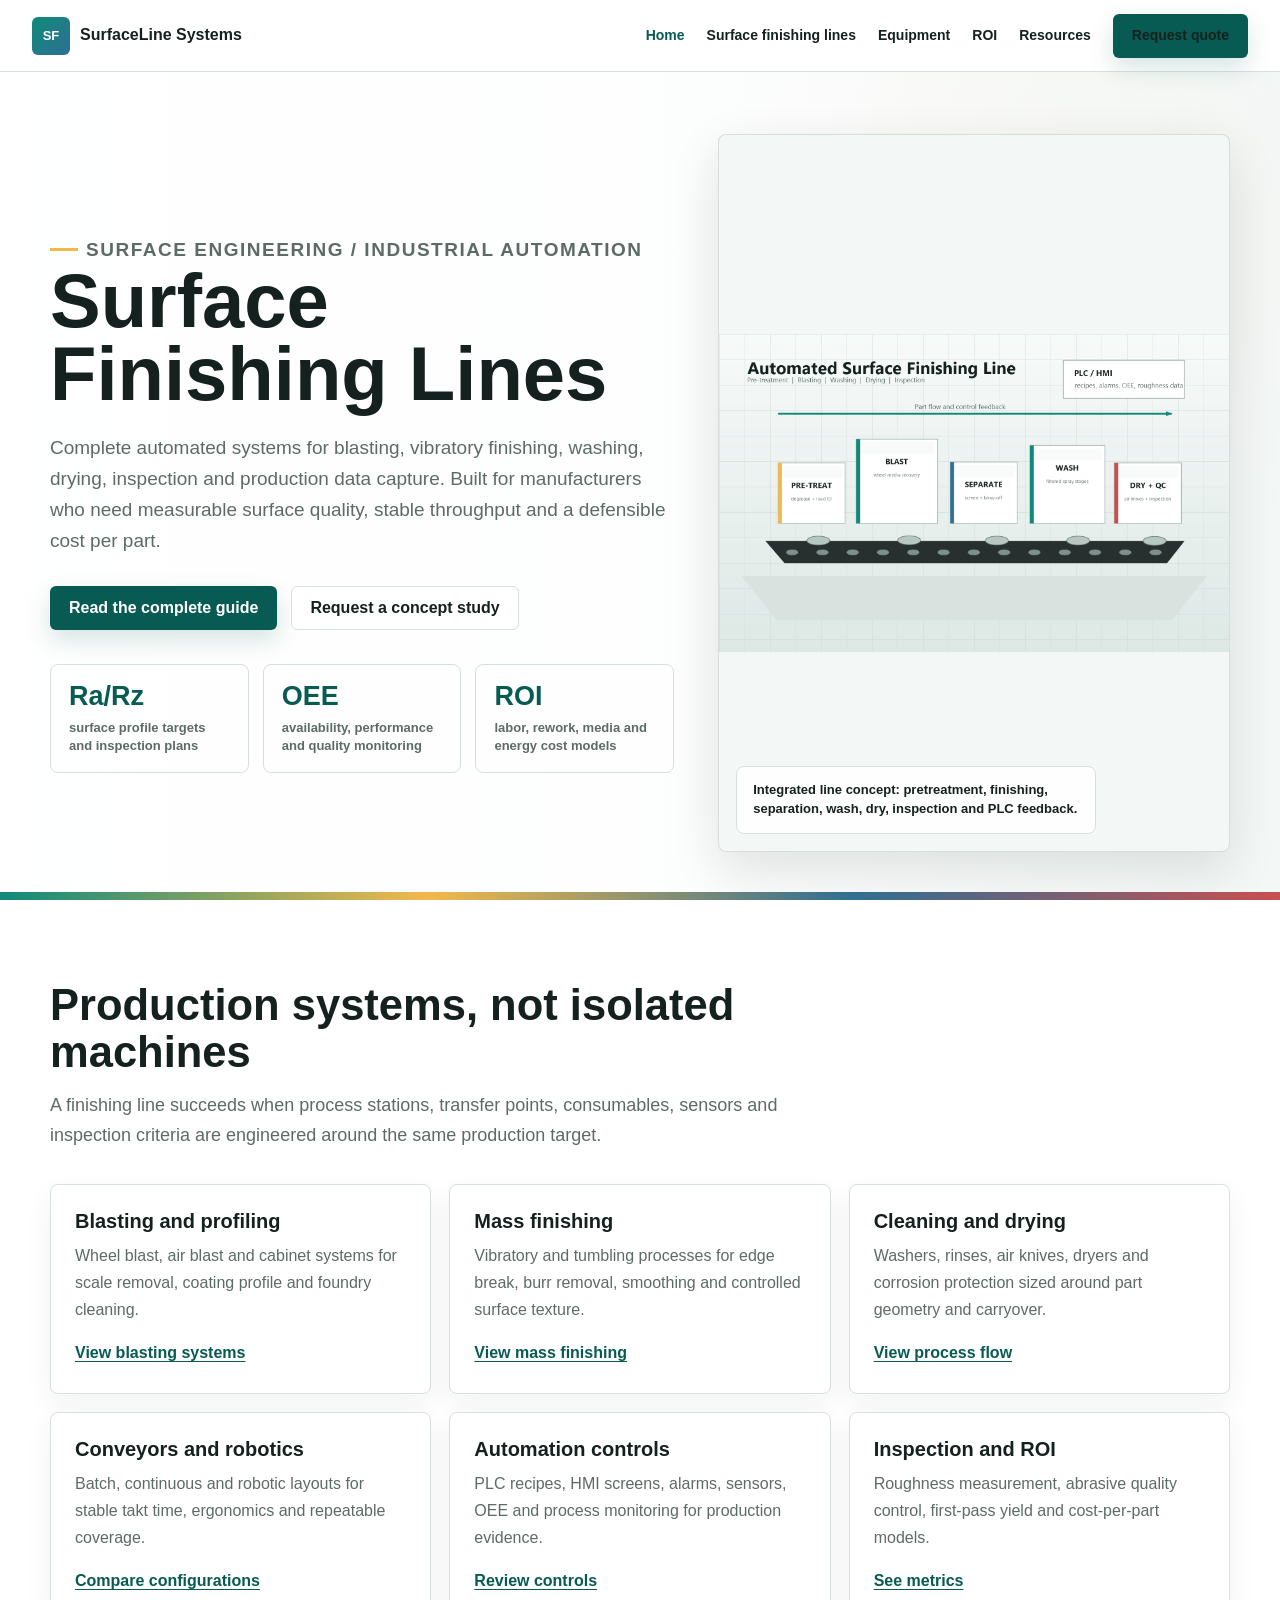
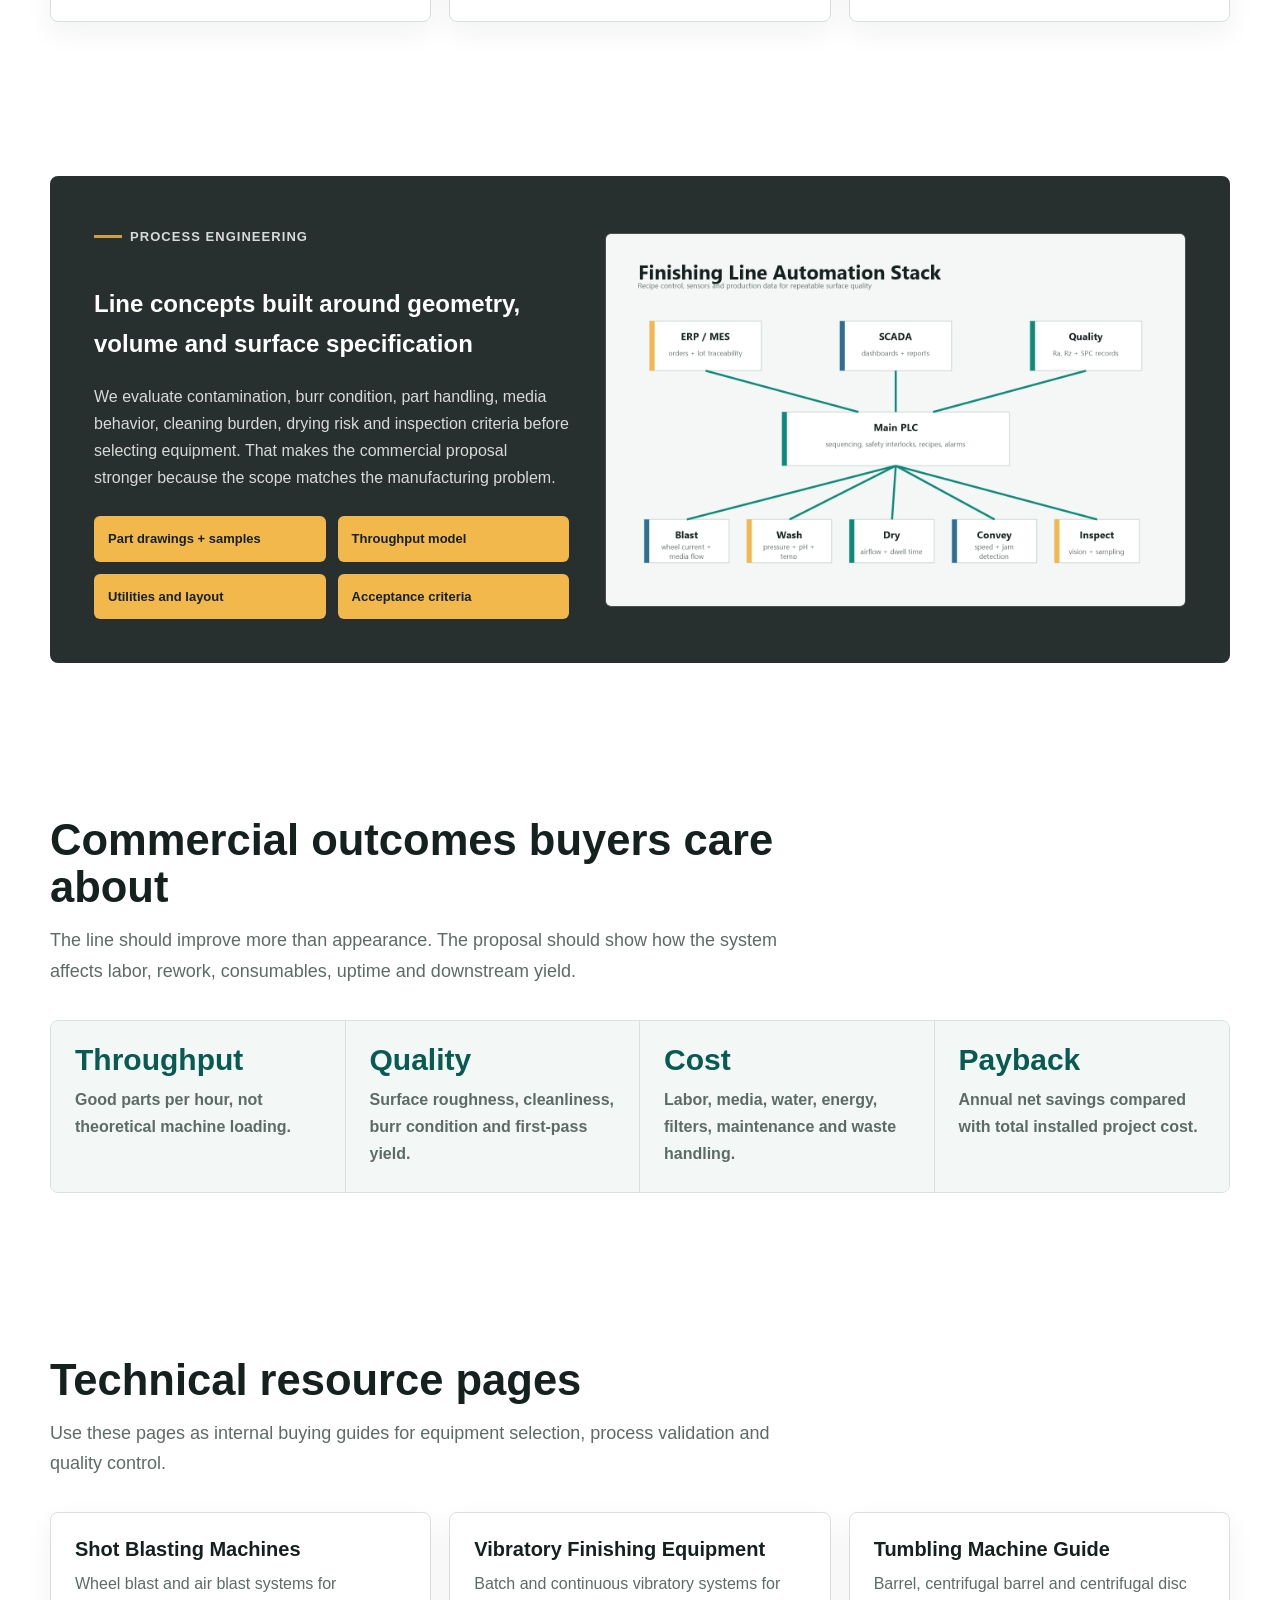
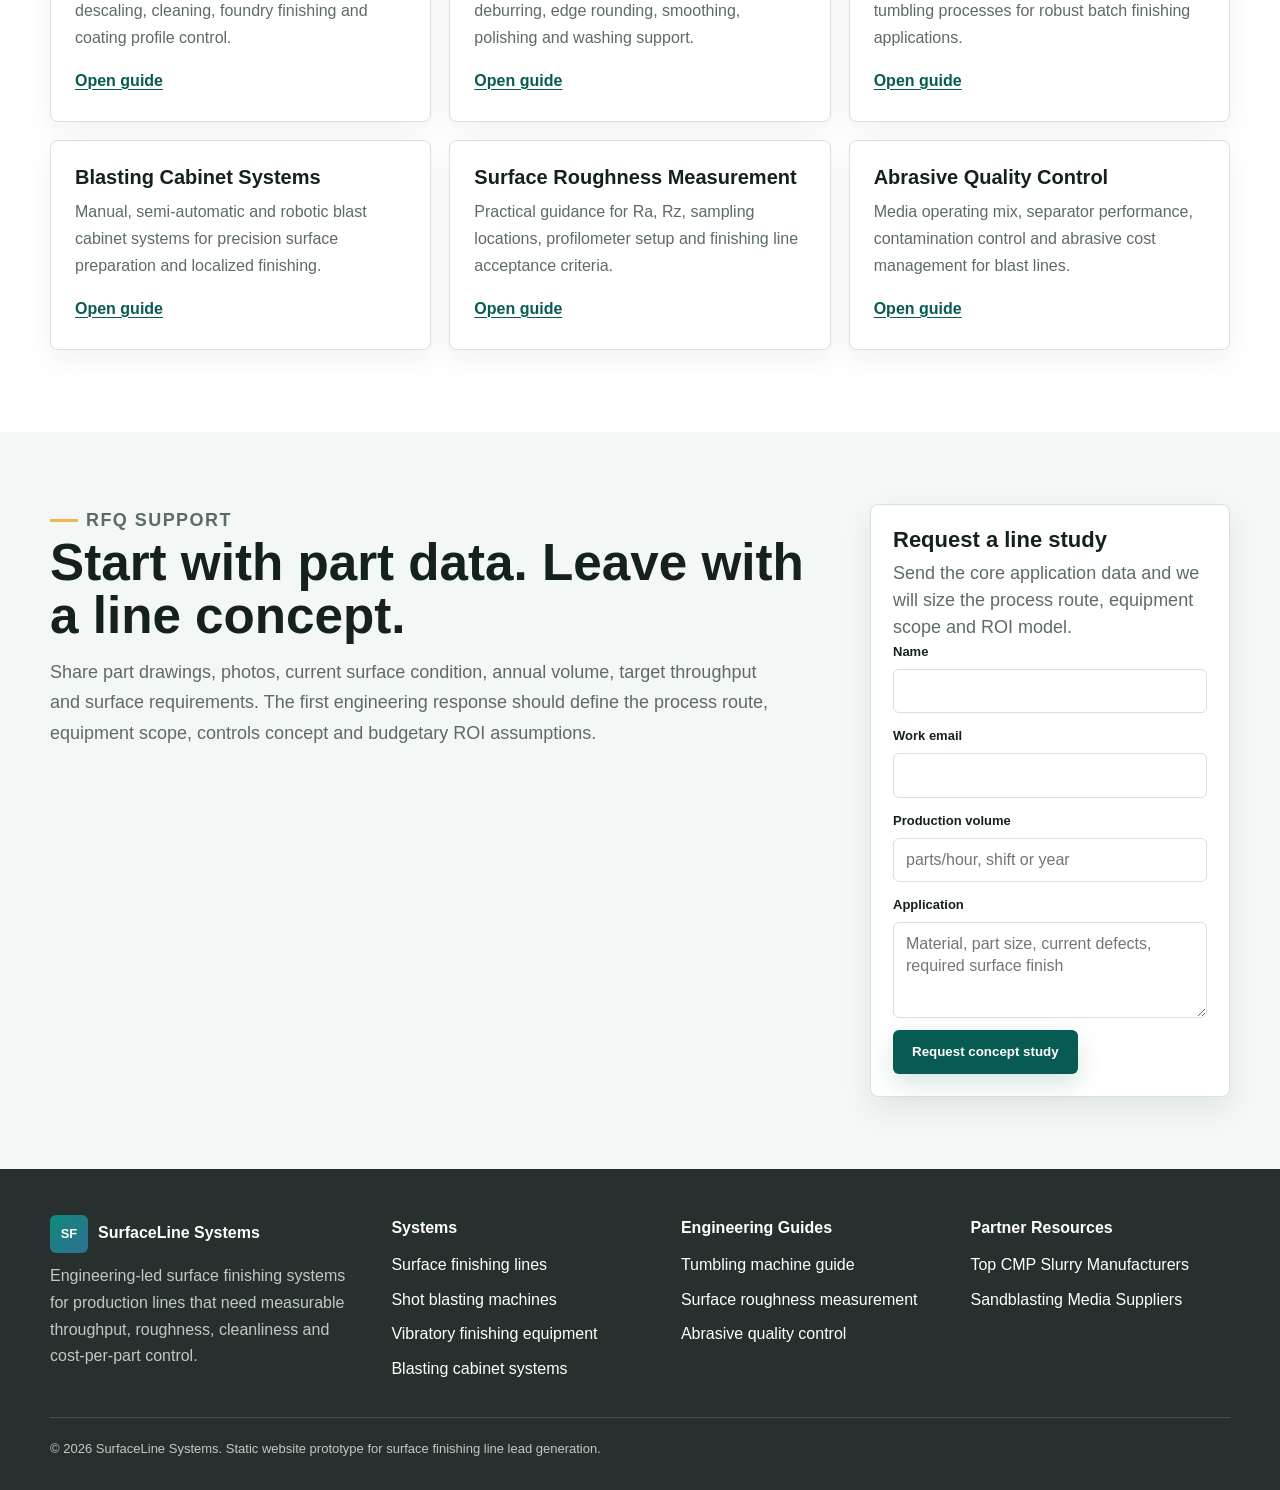
<file: index.html>
<!doctype html>
<html lang="en">
<head>
  <meta charset="utf-8">
  <meta name="viewport" content="width=device-width, initial-scale=1">
  <title>Surface Finishing Lines | Automated Industrial Finishing Systems</title>
  <meta name="description" content="SurfaceLine Systems designs automated surface finishing lines for blasting, vibratory finishing, washing, drying, inspection and ROI-driven production integration.">
  <link rel="canonical" href="https://surface-finishing-lines.vercel.app/">
  <link rel="stylesheet" href="/assets/styles.css">
  <meta property="og:title" content="Surface Finishing Lines | Automated Industrial Finishing Systems">
  <meta property="og:description" content="SurfaceLine Systems designs automated surface finishing lines for blasting, vibratory finishing, washing, drying, inspection and ROI-driven production integration.">
  <meta property="og:type" content="website">
  <meta property="og:image" content="https://surface-finishing-lines.vercel.app/assets/surface-line-visual.png">
  <script type="application/ld+json">{"@context":"https://schema.org","@type":"WebPage","name":"Surface Finishing Lines | Automated Industrial Finishing Systems","description":"SurfaceLine Systems designs automated surface finishing lines for blasting, vibratory finishing, washing, drying, inspection and ROI-driven production integration.","url":"https://surface-finishing-lines.vercel.app/","publisher":{"@type":"Organization","name":"SurfaceLine Systems"}}</script>
</head>
<body>
  <header class="site-header">
    <a class="brand" href="/"><span class="brand-mark">SF</span><span>SurfaceLine Systems</span></a>
    <button class="nav-toggle" aria-controls="site-nav" aria-expanded="false" aria-label="Open navigation">☰</button>
    <nav class="site-nav" id="site-nav">
      <a class=" active" href="/">Home</a>
      <a class="" href="/surface-finishing-lines/">Surface finishing lines</a>
      <a href="/surface-finishing-lines/#key-equipment-in-finishing-lines">Equipment</a>
      <a href="/surface-finishing-lines/#roi-and-cost-analysis">ROI</a>
      <a href="/#resources">Resources</a>
      <a class="nav-cta" href="#contact">Request quote</a>
    </nav>
  </header>
  <main>
    <section class="hero">
      <div class="hero-copy">
        <p class="eyebrow">Surface engineering / industrial automation</p>
        <h1>Surface Finishing Lines</h1>
        <p>Complete automated systems for blasting, vibratory finishing, washing, drying, inspection and production data capture. Built for manufacturers who need measurable surface quality, stable throughput and a defensible cost per part.</p>
        <div class="hero-actions">
          <a class="button" href="/surface-finishing-lines/">Read the complete guide</a>
          <a class="button-secondary" href="#contact">Request a concept study</a>
        </div>
        <div class="metric-row">
          <div class="metric"><strong>Ra/Rz</strong><span>surface profile targets and inspection plans</span></div>
          <div class="metric"><strong>OEE</strong><span>availability, performance and quality monitoring</span></div>
          <div class="metric"><strong>ROI</strong><span>labor, rework, media and energy cost models</span></div>
        </div>
      </div>
      <div class="hero-media">
        <img src="/assets/surface-line-visual.png" alt="Automated surface finishing line with blasting, washing, drying and inspection stations">
        <div class="media-label">Integrated line concept: pretreatment, finishing, separation, wash, dry, inspection and PLC feedback.</div>
      </div>
    </section>

    <section class="section">
      <div class="section-heading">
        <h2>Production systems, not isolated machines</h2>
        <p>A finishing line succeeds when process stations, transfer points, consumables, sensors and inspection criteria are engineered around the same production target.</p>
      </div>
      <div class="systems-grid" id="equipment">
        <article class="system-card"><h3>Blasting and profiling</h3><p>Wheel blast, air blast and cabinet systems for scale removal, coating profile and foundry cleaning.</p><a class="card-link" href="/shot-blasting-machines/">View blasting systems</a></article>
        <article class="system-card"><h3>Mass finishing</h3><p>Vibratory and tumbling processes for edge break, burr removal, smoothing and controlled surface texture.</p><a class="card-link" href="/vibratory-finishing-equipment/">View mass finishing</a></article>
        <article class="system-card"><h3>Cleaning and drying</h3><p>Washers, rinses, air knives, dryers and corrosion protection sized around part geometry and carryover.</p><a class="card-link" href="/surface-finishing-lines/#typical-process-flow">View process flow</a></article>
        <article class="system-card"><h3>Conveyors and robotics</h3><p>Batch, continuous and robotic layouts for stable takt time, ergonomics and repeatable coverage.</p><a class="card-link" href="/surface-finishing-lines/#line-configurations">Compare configurations</a></article>
        <article class="system-card"><h3>Automation controls</h3><p>PLC recipes, HMI screens, alarms, sensors, OEE and process monitoring for production evidence.</p><a class="card-link" href="/surface-finishing-lines/#automation-and-control">Review controls</a></article>
        <article class="system-card"><h3>Inspection and ROI</h3><p>Roughness measurement, abrasive quality control, first-pass yield and cost-per-part models.</p><a class="card-link" href="/surface-finishing-lines/#performance-metrics">See metrics</a></article>
      </div>
    </section>

    <section class="band">
      <div class="process-panel">
        <div>
          <p class="eyebrow">Process engineering</p>
          <h2>Line concepts built around geometry, volume and surface specification</h2>
          <p>We evaluate contamination, burr condition, part handling, media behavior, cleaning burden, drying risk and inspection criteria before selecting equipment. That makes the commercial proposal stronger because the scope matches the manufacturing problem.</p>
          <div class="signal-list">
            <span>Part drawings + samples</span>
            <span>Throughput model</span>
            <span>Utilities and layout</span>
            <span>Acceptance criteria</span>
          </div>
        </div>
        <img src="/assets/process-control-visual.png" alt="Automation control architecture for a surface finishing line">
      </div>
    </section>

    <section class="section">
      <div class="section-heading">
        <h2>Commercial outcomes buyers care about</h2>
        <p>The line should improve more than appearance. The proposal should show how the system affects labor, rework, consumables, uptime and downstream yield.</p>
      </div>
      <div class="roi-strip">
        <div><strong>Throughput</strong><span>Good parts per hour, not theoretical machine loading.</span></div>
        <div><strong>Quality</strong><span>Surface roughness, cleanliness, burr condition and first-pass yield.</span></div>
        <div><strong>Cost</strong><span>Labor, media, water, energy, filters, maintenance and waste handling.</span></div>
        <div><strong>Payback</strong><span>Annual net savings compared with total installed project cost.</span></div>
      </div>
    </section>

    <section class="section" id="resources">
      <div class="section-heading">
        <h2>Technical resource pages</h2>
        <p>Use these pages as internal buying guides for equipment selection, process validation and quality control.</p>
      </div>
      <div class="resource-grid"><article class="resource-card">
        <h3>Shot Blasting Machines</h3>
        <p>Wheel blast and air blast systems for descaling, cleaning, foundry finishing and coating profile control.</p>
        <a class="card-link" href="/shot-blasting-machines/">Open guide</a>
      </article><article class="resource-card">
        <h3>Vibratory Finishing Equipment</h3>
        <p>Batch and continuous vibratory systems for deburring, edge rounding, smoothing, polishing and washing support.</p>
        <a class="card-link" href="/vibratory-finishing-equipment/">Open guide</a>
      </article><article class="resource-card">
        <h3>Tumbling Machine Guide</h3>
        <p>Barrel, centrifugal barrel and centrifugal disc tumbling processes for robust batch finishing applications.</p>
        <a class="card-link" href="/tumbling-machine-guide/">Open guide</a>
      </article><article class="resource-card">
        <h3>Blasting Cabinet Systems</h3>
        <p>Manual, semi-automatic and robotic blast cabinet systems for precision surface preparation and localized finishing.</p>
        <a class="card-link" href="/blasting-cabinet-systems/">Open guide</a>
      </article><article class="resource-card">
        <h3>Surface Roughness Measurement</h3>
        <p>Practical guidance for Ra, Rz, sampling locations, profilometer setup and finishing line acceptance criteria.</p>
        <a class="card-link" href="/surface-roughness-measurement/">Open guide</a>
      </article><article class="resource-card">
        <h3>Abrasive Quality Control</h3>
        <p>Media operating mix, separator performance, contamination control and abrasive cost management for blast lines.</p>
        <a class="card-link" href="/abrasive-quality-control/">Open guide</a>
      </article></div>
    </section>

    <section class="cta-band" id="contact">
      <div class="cta-inner">
        <div>
          <p class="eyebrow">RFQ support</p>
          <h2>Start with part data. Leave with a line concept.</h2>
          <p>Share part drawings, photos, current surface condition, annual volume, target throughput and surface requirements. The first engineering response should define the process route, equipment scope, controls concept and budgetary ROI assumptions.</p>
        </div>
        <form class="lead-form" data-lead-form>
    <h3>Request a line study</h3>
    <p>Send the core application data and we will size the process route, equipment scope and ROI model.</p>
    <div class="field"><label for="lead-name">Name</label><input id="lead-name" name="name" autocomplete="name" required></div>
    <div class="field"><label for="lead-email">Work email</label><input id="lead-email" type="email" name="email" autocomplete="email" required></div>
    <div class="field"><label for="lead-volume">Production volume</label><input id="lead-volume" name="volume" placeholder="parts/hour, shift or year"></div>
    <div class="field"><label for="lead-process">Application</label><textarea id="lead-process" name="application" placeholder="Material, part size, current defects, required surface finish"></textarea></div>
    <button class="button" type="submit">Request concept study</button>
    <div class="form-note" role="status" aria-live="polite"></div>
  </form>
      </div>
    </section></main>
  <footer class="site-footer">
    <div class="footer-inner">
      <div>
        <a class="brand" href="/"><span class="brand-mark">SF</span><span>SurfaceLine Systems</span></a>
        <p>Engineering-led surface finishing systems for production lines that need measurable throughput, roughness, cleanliness and cost-per-part control.</p>
      </div>
      <div>
        <div class="footer-title">Systems</div>
        <div class="footer-links">
          <a href="/surface-finishing-lines/">Surface finishing lines</a>
          <a href="/shot-blasting-machines/">Shot blasting machines</a>
          <a href="/vibratory-finishing-equipment/">Vibratory finishing equipment</a>
          <a href="/blasting-cabinet-systems/">Blasting cabinet systems</a>
        </div>
      </div>
      <div>
        <div class="footer-title">Engineering Guides</div>
        <div class="footer-links">
          <a href="/tumbling-machine-guide/">Tumbling machine guide</a>
          <a href="/surface-roughness-measurement/">Surface roughness measurement</a>
          <a href="/abrasive-quality-control/">Abrasive quality control</a>
        </div>
      </div>
      <div>
        <div class="footer-title">Partner Resources</div>
        <div class="footer-links">
          <a href="https://jeez-semicon.com/blog/top-cmp-slurry-manufacturers-global-supplier-guide-2026/" target="_blank" rel="noopener">Top CMP Slurry Manufacturers</a>
          <a href="https://hlh-js.com/resource/blog/sandblasting-media-suppliers-the-industrial-buyers-complete-guide/" target="_blank" rel="noopener">Sandblasting Media Suppliers</a>
        </div>
      </div>
    </div>
    <div class="legal">© 2026 SurfaceLine Systems. Static website prototype for surface finishing line lead generation.</div>
  </footer>
  <script src="/assets/app.js"></script>
</body>
</html>
</file>
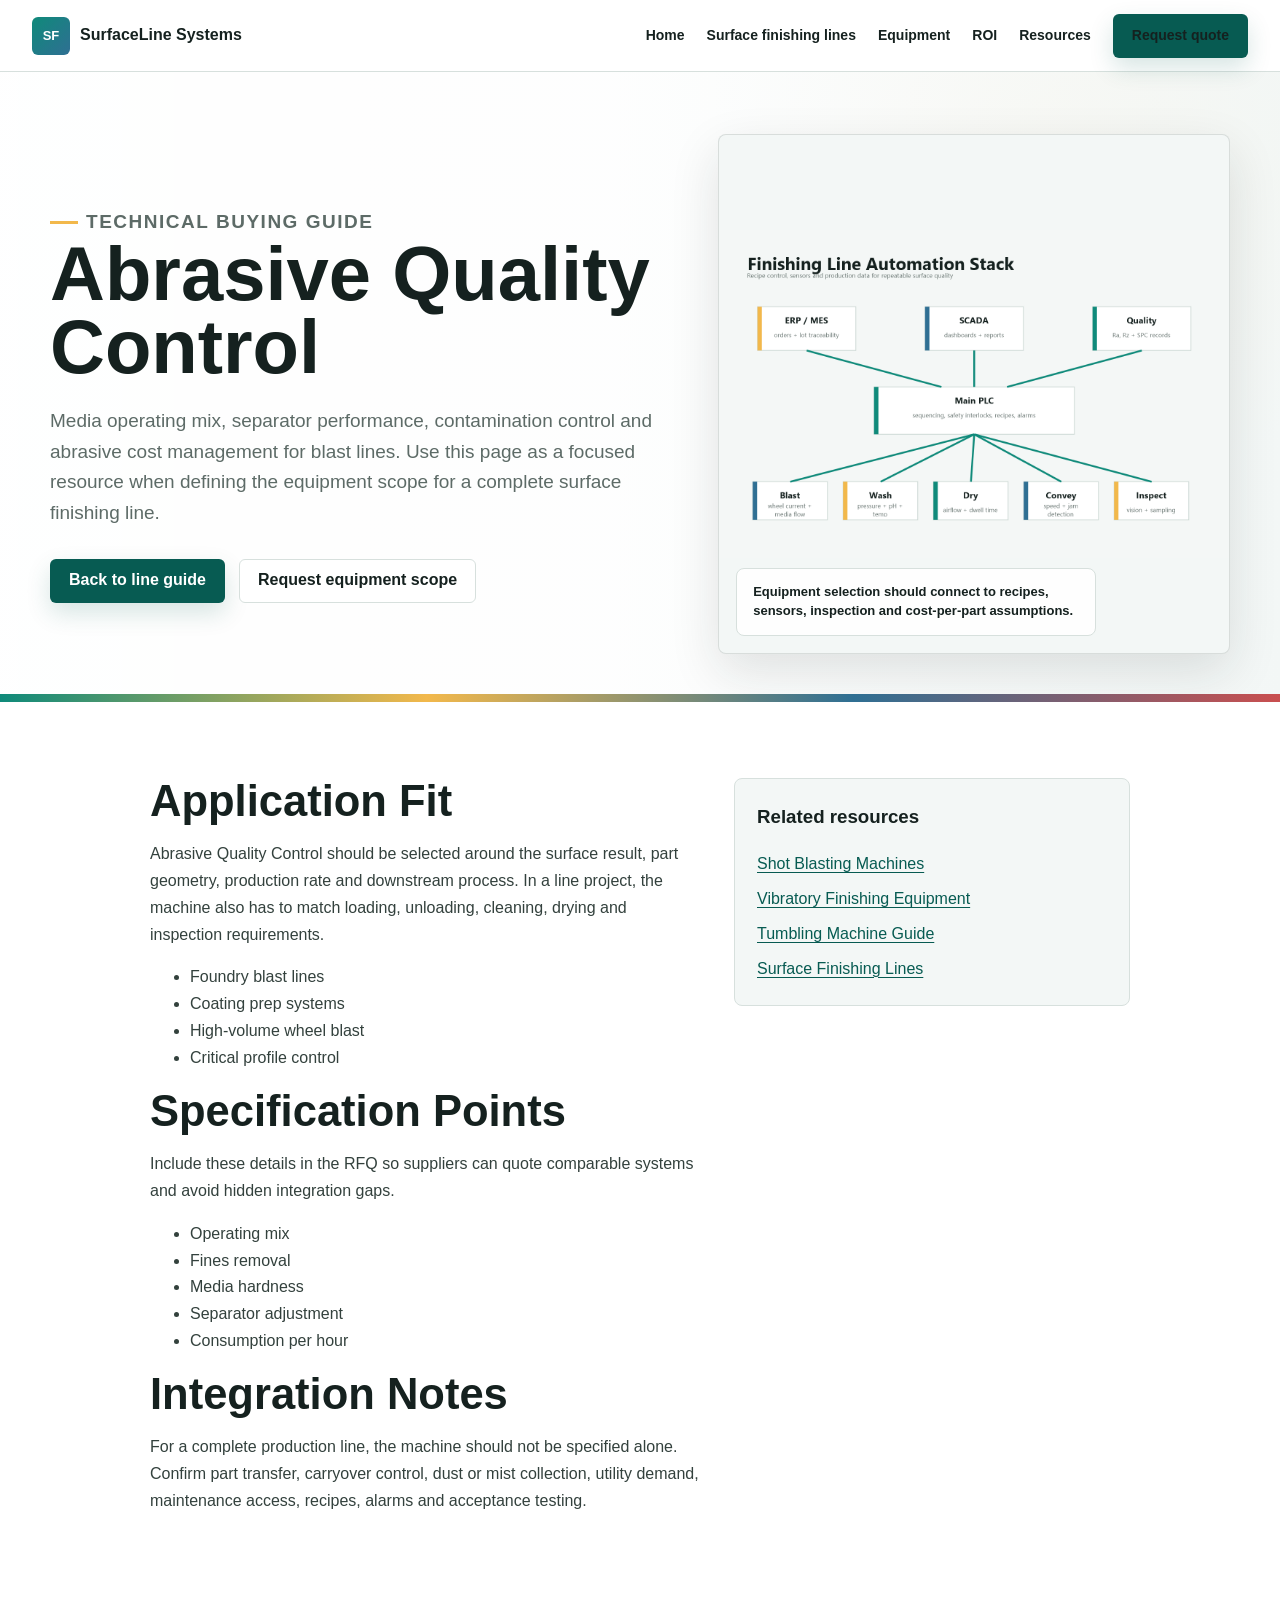
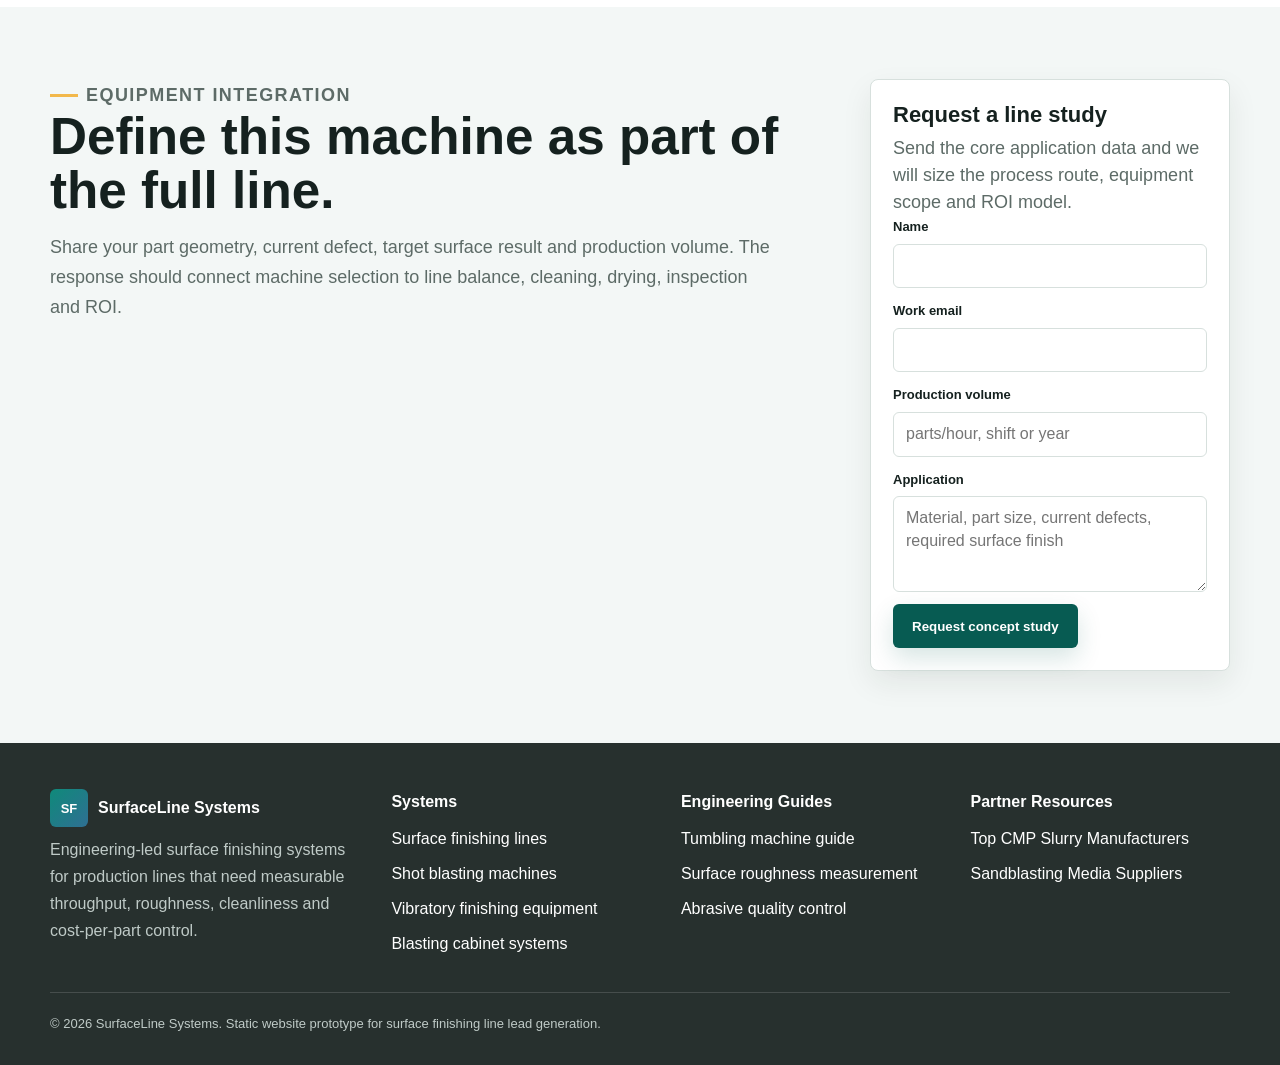
<file: abrasive-quality-control/index.html>
<!doctype html>
<html lang="en">
<head>
  <meta charset="utf-8">
  <meta name="viewport" content="width=device-width, initial-scale=1">
  <title>Abrasive Quality Control | Surface Finishing Equipment Guide</title>
  <meta name="description" content="Media operating mix, separator performance, contamination control and abrasive cost management for blast lines.">
  <link rel="canonical" href="https://surface-finishing-lines.vercel.app/abrasive-quality-control/">
  <link rel="stylesheet" href="/assets/styles.css">
  <meta property="og:title" content="Abrasive Quality Control | Surface Finishing Equipment Guide">
  <meta property="og:description" content="Media operating mix, separator performance, contamination control and abrasive cost management for blast lines.">
  <meta property="og:type" content="website">
  <meta property="og:image" content="https://surface-finishing-lines.vercel.app/assets/surface-line-visual.png">
  <script type="application/ld+json">{"@context":"https://schema.org","@type":"WebPage","name":"Abrasive Quality Control | Surface Finishing Equipment Guide","description":"Media operating mix, separator performance, contamination control and abrasive cost management for blast lines.","url":"https://surface-finishing-lines.vercel.app/abrasive-quality-control/","publisher":{"@type":"Organization","name":"SurfaceLine Systems"}}</script>
</head>
<body>
  <header class="site-header">
    <a class="brand" href="/"><span class="brand-mark">SF</span><span>SurfaceLine Systems</span></a>
    <button class="nav-toggle" aria-controls="site-nav" aria-expanded="false" aria-label="Open navigation">☰</button>
    <nav class="site-nav" id="site-nav">
      <a class="" href="/">Home</a>
      <a class="" href="/surface-finishing-lines/">Surface finishing lines</a>
      <a href="/surface-finishing-lines/#key-equipment-in-finishing-lines">Equipment</a>
      <a href="/surface-finishing-lines/#roi-and-cost-analysis">ROI</a>
      <a href="/#resources">Resources</a>
      <a class="nav-cta" href="#contact">Request quote</a>
    </nav>
  </header>
  <main>
    <section class="hero resource-hero">
      <div class="hero-copy">
        <p class="eyebrow">Technical buying guide</p>
        <h1>Abrasive Quality Control</h1>
        <p>Media operating mix, separator performance, contamination control and abrasive cost management for blast lines. Use this page as a focused resource when defining the equipment scope for a complete surface finishing line.</p>
        <div class="hero-actions">
          <a class="button" href="/surface-finishing-lines/">Back to line guide</a>
          <a class="button-secondary" href="#contact">Request equipment scope</a>
        </div>
      </div>
      <div class="hero-media">
        <img src="/assets/process-control-visual.png" alt="Surface finishing automation and process control architecture">
        <div class="media-label">Equipment selection should connect to recipes, sensors, inspection and cost-per-part assumptions.</div>
      </div>
    </section>
    <section class="resource-main">
      <div class="split">
        <div>
          <h2>Application Fit</h2>
          <p>Abrasive Quality Control should be selected around the surface result, part geometry, production rate and downstream process. In a line project, the machine also has to match loading, unloading, cleaning, drying and inspection requirements.</p>
          <ul><li>Foundry blast lines</li><li>Coating prep systems</li><li>High-volume wheel blast</li><li>Critical profile control</li></ul>
          <h2>Specification Points</h2>
          <p>Include these details in the RFQ so suppliers can quote comparable systems and avoid hidden integration gaps.</p>
          <ul><li>Operating mix</li><li>Fines removal</li><li>Media hardness</li><li>Separator adjustment</li><li>Consumption per hour</li></ul>
          <h2>Integration Notes</h2>
          <p>For a complete production line, the machine should not be specified alone. Confirm part transfer, carryover control, dust or mist collection, utility demand, maintenance access, recipes, alarms and acceptance testing.</p>
        </div>
        <aside class="mini-specs">
          <h3>Related resources</h3>
          <div class="footer-links"><a href="/shot-blasting-machines/">Shot Blasting Machines</a><a href="/vibratory-finishing-equipment/">Vibratory Finishing Equipment</a><a href="/tumbling-machine-guide/">Tumbling Machine Guide</a><a href="/surface-finishing-lines/">Surface Finishing Lines</a></div>
        </aside>
      </div>
    </section>
    <section class="cta-band" id="contact">
      <div class="cta-inner">
        <div>
          <p class="eyebrow">Equipment integration</p>
          <h2>Define this machine as part of the full line.</h2>
          <p>Share your part geometry, current defect, target surface result and production volume. The response should connect machine selection to line balance, cleaning, drying, inspection and ROI.</p>
        </div>
        <form class="lead-form" data-lead-form>
    <h3>Request a line study</h3>
    <p>Send the core application data and we will size the process route, equipment scope and ROI model.</p>
    <div class="field"><label for="lead-name">Name</label><input id="lead-name" name="name" autocomplete="name" required></div>
    <div class="field"><label for="lead-email">Work email</label><input id="lead-email" type="email" name="email" autocomplete="email" required></div>
    <div class="field"><label for="lead-volume">Production volume</label><input id="lead-volume" name="volume" placeholder="parts/hour, shift or year"></div>
    <div class="field"><label for="lead-process">Application</label><textarea id="lead-process" name="application" placeholder="Material, part size, current defects, required surface finish"></textarea></div>
    <button class="button" type="submit">Request concept study</button>
    <div class="form-note" role="status" aria-live="polite"></div>
  </form>
      </div>
    </section></main>
  <footer class="site-footer">
    <div class="footer-inner">
      <div>
        <a class="brand" href="/"><span class="brand-mark">SF</span><span>SurfaceLine Systems</span></a>
        <p>Engineering-led surface finishing systems for production lines that need measurable throughput, roughness, cleanliness and cost-per-part control.</p>
      </div>
      <div>
        <div class="footer-title">Systems</div>
        <div class="footer-links">
          <a href="/surface-finishing-lines/">Surface finishing lines</a>
          <a href="/shot-blasting-machines/">Shot blasting machines</a>
          <a href="/vibratory-finishing-equipment/">Vibratory finishing equipment</a>
          <a href="/blasting-cabinet-systems/">Blasting cabinet systems</a>
        </div>
      </div>
      <div>
        <div class="footer-title">Engineering Guides</div>
        <div class="footer-links">
          <a href="/tumbling-machine-guide/">Tumbling machine guide</a>
          <a href="/surface-roughness-measurement/">Surface roughness measurement</a>
          <a href="/abrasive-quality-control/">Abrasive quality control</a>
        </div>
      </div>
      <div>
        <div class="footer-title">Partner Resources</div>
        <div class="footer-links">
          <a href="https://jeez-semicon.com/blog/top-cmp-slurry-manufacturers-global-supplier-guide-2026/" target="_blank" rel="noopener">Top CMP Slurry Manufacturers</a>
          <a href="https://hlh-js.com/resource/blog/sandblasting-media-suppliers-the-industrial-buyers-complete-guide/" target="_blank" rel="noopener">Sandblasting Media Suppliers</a>
        </div>
      </div>
    </div>
    <div class="legal">© 2026 SurfaceLine Systems. Static website prototype for surface finishing line lead generation.</div>
  </footer>
  <script src="/assets/app.js"></script>
</body>
</html>
</file>
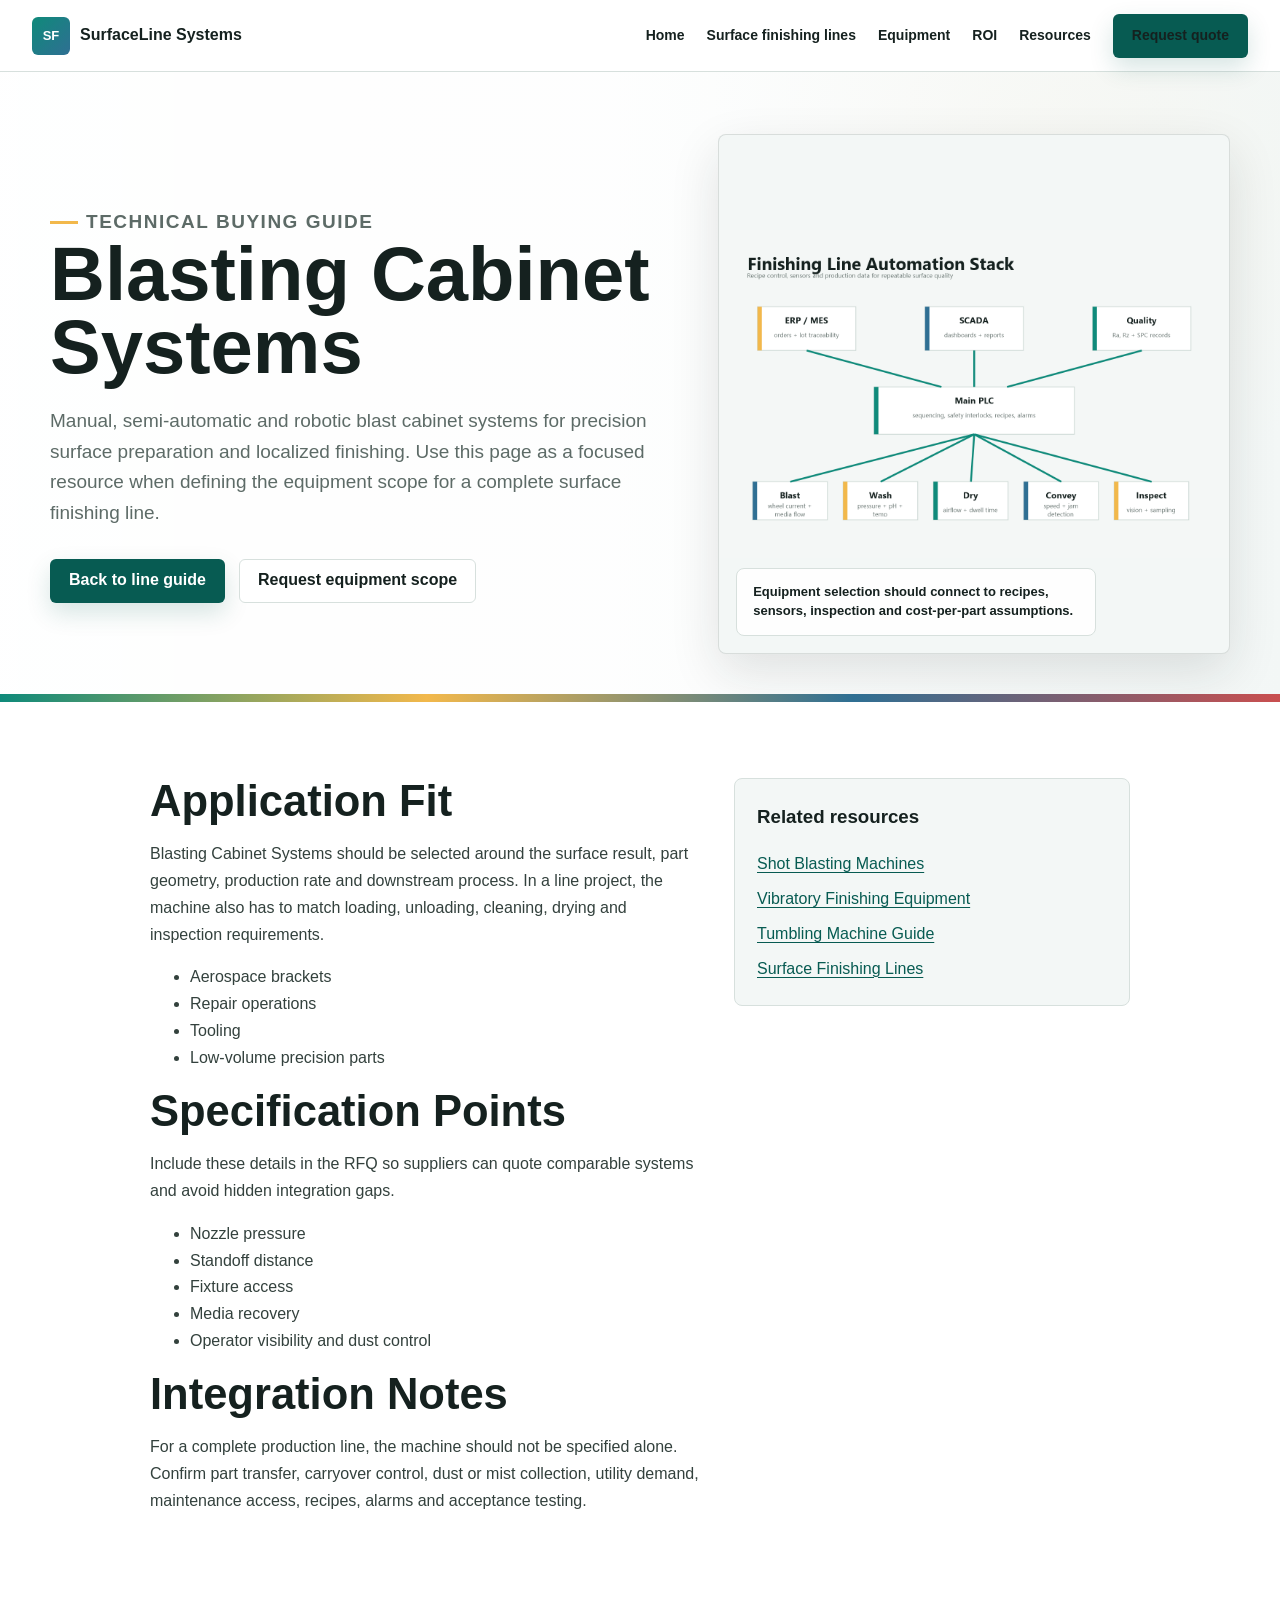
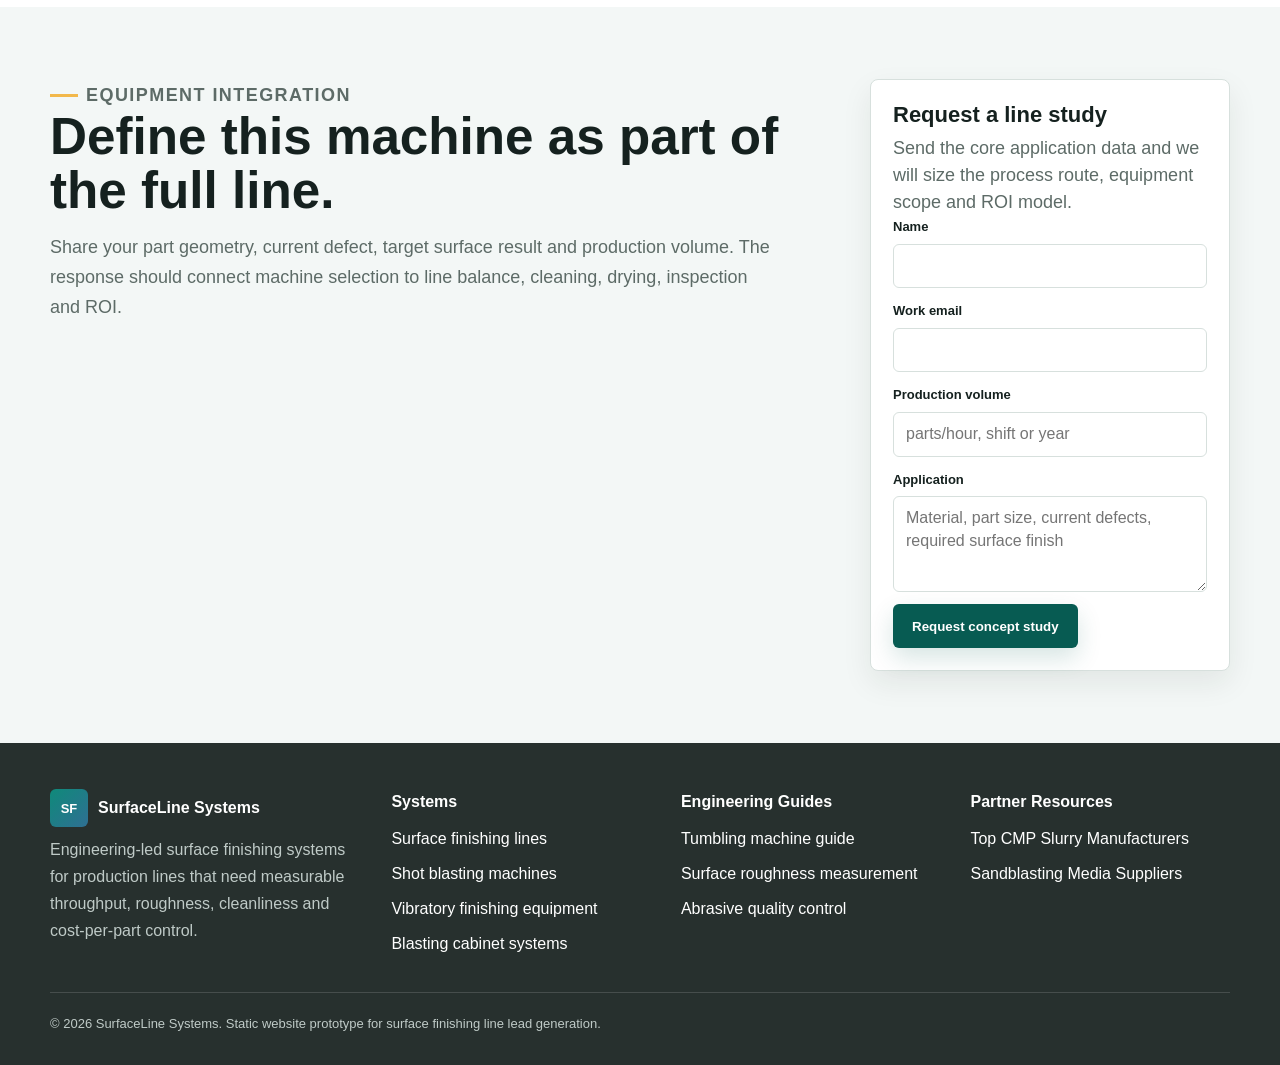
<file: blasting-cabinet-systems/index.html>
<!doctype html>
<html lang="en">
<head>
  <meta charset="utf-8">
  <meta name="viewport" content="width=device-width, initial-scale=1">
  <title>Blasting Cabinet Systems | Surface Finishing Equipment Guide</title>
  <meta name="description" content="Manual, semi-automatic and robotic blast cabinet systems for precision surface preparation and localized finishing.">
  <link rel="canonical" href="https://surface-finishing-lines.vercel.app/blasting-cabinet-systems/">
  <link rel="stylesheet" href="/assets/styles.css">
  <meta property="og:title" content="Blasting Cabinet Systems | Surface Finishing Equipment Guide">
  <meta property="og:description" content="Manual, semi-automatic and robotic blast cabinet systems for precision surface preparation and localized finishing.">
  <meta property="og:type" content="website">
  <meta property="og:image" content="https://surface-finishing-lines.vercel.app/assets/surface-line-visual.png">
  <script type="application/ld+json">{"@context":"https://schema.org","@type":"WebPage","name":"Blasting Cabinet Systems | Surface Finishing Equipment Guide","description":"Manual, semi-automatic and robotic blast cabinet systems for precision surface preparation and localized finishing.","url":"https://surface-finishing-lines.vercel.app/blasting-cabinet-systems/","publisher":{"@type":"Organization","name":"SurfaceLine Systems"}}</script>
</head>
<body>
  <header class="site-header">
    <a class="brand" href="/"><span class="brand-mark">SF</span><span>SurfaceLine Systems</span></a>
    <button class="nav-toggle" aria-controls="site-nav" aria-expanded="false" aria-label="Open navigation">☰</button>
    <nav class="site-nav" id="site-nav">
      <a class="" href="/">Home</a>
      <a class="" href="/surface-finishing-lines/">Surface finishing lines</a>
      <a href="/surface-finishing-lines/#key-equipment-in-finishing-lines">Equipment</a>
      <a href="/surface-finishing-lines/#roi-and-cost-analysis">ROI</a>
      <a href="/#resources">Resources</a>
      <a class="nav-cta" href="#contact">Request quote</a>
    </nav>
  </header>
  <main>
    <section class="hero resource-hero">
      <div class="hero-copy">
        <p class="eyebrow">Technical buying guide</p>
        <h1>Blasting Cabinet Systems</h1>
        <p>Manual, semi-automatic and robotic blast cabinet systems for precision surface preparation and localized finishing. Use this page as a focused resource when defining the equipment scope for a complete surface finishing line.</p>
        <div class="hero-actions">
          <a class="button" href="/surface-finishing-lines/">Back to line guide</a>
          <a class="button-secondary" href="#contact">Request equipment scope</a>
        </div>
      </div>
      <div class="hero-media">
        <img src="/assets/process-control-visual.png" alt="Surface finishing automation and process control architecture">
        <div class="media-label">Equipment selection should connect to recipes, sensors, inspection and cost-per-part assumptions.</div>
      </div>
    </section>
    <section class="resource-main">
      <div class="split">
        <div>
          <h2>Application Fit</h2>
          <p>Blasting Cabinet Systems should be selected around the surface result, part geometry, production rate and downstream process. In a line project, the machine also has to match loading, unloading, cleaning, drying and inspection requirements.</p>
          <ul><li>Aerospace brackets</li><li>Repair operations</li><li>Tooling</li><li>Low-volume precision parts</li></ul>
          <h2>Specification Points</h2>
          <p>Include these details in the RFQ so suppliers can quote comparable systems and avoid hidden integration gaps.</p>
          <ul><li>Nozzle pressure</li><li>Standoff distance</li><li>Fixture access</li><li>Media recovery</li><li>Operator visibility and dust control</li></ul>
          <h2>Integration Notes</h2>
          <p>For a complete production line, the machine should not be specified alone. Confirm part transfer, carryover control, dust or mist collection, utility demand, maintenance access, recipes, alarms and acceptance testing.</p>
        </div>
        <aside class="mini-specs">
          <h3>Related resources</h3>
          <div class="footer-links"><a href="/shot-blasting-machines/">Shot Blasting Machines</a><a href="/vibratory-finishing-equipment/">Vibratory Finishing Equipment</a><a href="/tumbling-machine-guide/">Tumbling Machine Guide</a><a href="/surface-finishing-lines/">Surface Finishing Lines</a></div>
        </aside>
      </div>
    </section>
    <section class="cta-band" id="contact">
      <div class="cta-inner">
        <div>
          <p class="eyebrow">Equipment integration</p>
          <h2>Define this machine as part of the full line.</h2>
          <p>Share your part geometry, current defect, target surface result and production volume. The response should connect machine selection to line balance, cleaning, drying, inspection and ROI.</p>
        </div>
        <form class="lead-form" data-lead-form>
    <h3>Request a line study</h3>
    <p>Send the core application data and we will size the process route, equipment scope and ROI model.</p>
    <div class="field"><label for="lead-name">Name</label><input id="lead-name" name="name" autocomplete="name" required></div>
    <div class="field"><label for="lead-email">Work email</label><input id="lead-email" type="email" name="email" autocomplete="email" required></div>
    <div class="field"><label for="lead-volume">Production volume</label><input id="lead-volume" name="volume" placeholder="parts/hour, shift or year"></div>
    <div class="field"><label for="lead-process">Application</label><textarea id="lead-process" name="application" placeholder="Material, part size, current defects, required surface finish"></textarea></div>
    <button class="button" type="submit">Request concept study</button>
    <div class="form-note" role="status" aria-live="polite"></div>
  </form>
      </div>
    </section></main>
  <footer class="site-footer">
    <div class="footer-inner">
      <div>
        <a class="brand" href="/"><span class="brand-mark">SF</span><span>SurfaceLine Systems</span></a>
        <p>Engineering-led surface finishing systems for production lines that need measurable throughput, roughness, cleanliness and cost-per-part control.</p>
      </div>
      <div>
        <div class="footer-title">Systems</div>
        <div class="footer-links">
          <a href="/surface-finishing-lines/">Surface finishing lines</a>
          <a href="/shot-blasting-machines/">Shot blasting machines</a>
          <a href="/vibratory-finishing-equipment/">Vibratory finishing equipment</a>
          <a href="/blasting-cabinet-systems/">Blasting cabinet systems</a>
        </div>
      </div>
      <div>
        <div class="footer-title">Engineering Guides</div>
        <div class="footer-links">
          <a href="/tumbling-machine-guide/">Tumbling machine guide</a>
          <a href="/surface-roughness-measurement/">Surface roughness measurement</a>
          <a href="/abrasive-quality-control/">Abrasive quality control</a>
        </div>
      </div>
      <div>
        <div class="footer-title">Partner Resources</div>
        <div class="footer-links">
          <a href="https://jeez-semicon.com/blog/top-cmp-slurry-manufacturers-global-supplier-guide-2026/" target="_blank" rel="noopener">Top CMP Slurry Manufacturers</a>
          <a href="https://hlh-js.com/resource/blog/sandblasting-media-suppliers-the-industrial-buyers-complete-guide/" target="_blank" rel="noopener">Sandblasting Media Suppliers</a>
        </div>
      </div>
    </div>
    <div class="legal">© 2026 SurfaceLine Systems. Static website prototype for surface finishing line lead generation.</div>
  </footer>
  <script src="/assets/app.js"></script>
</body>
</html>
</file>
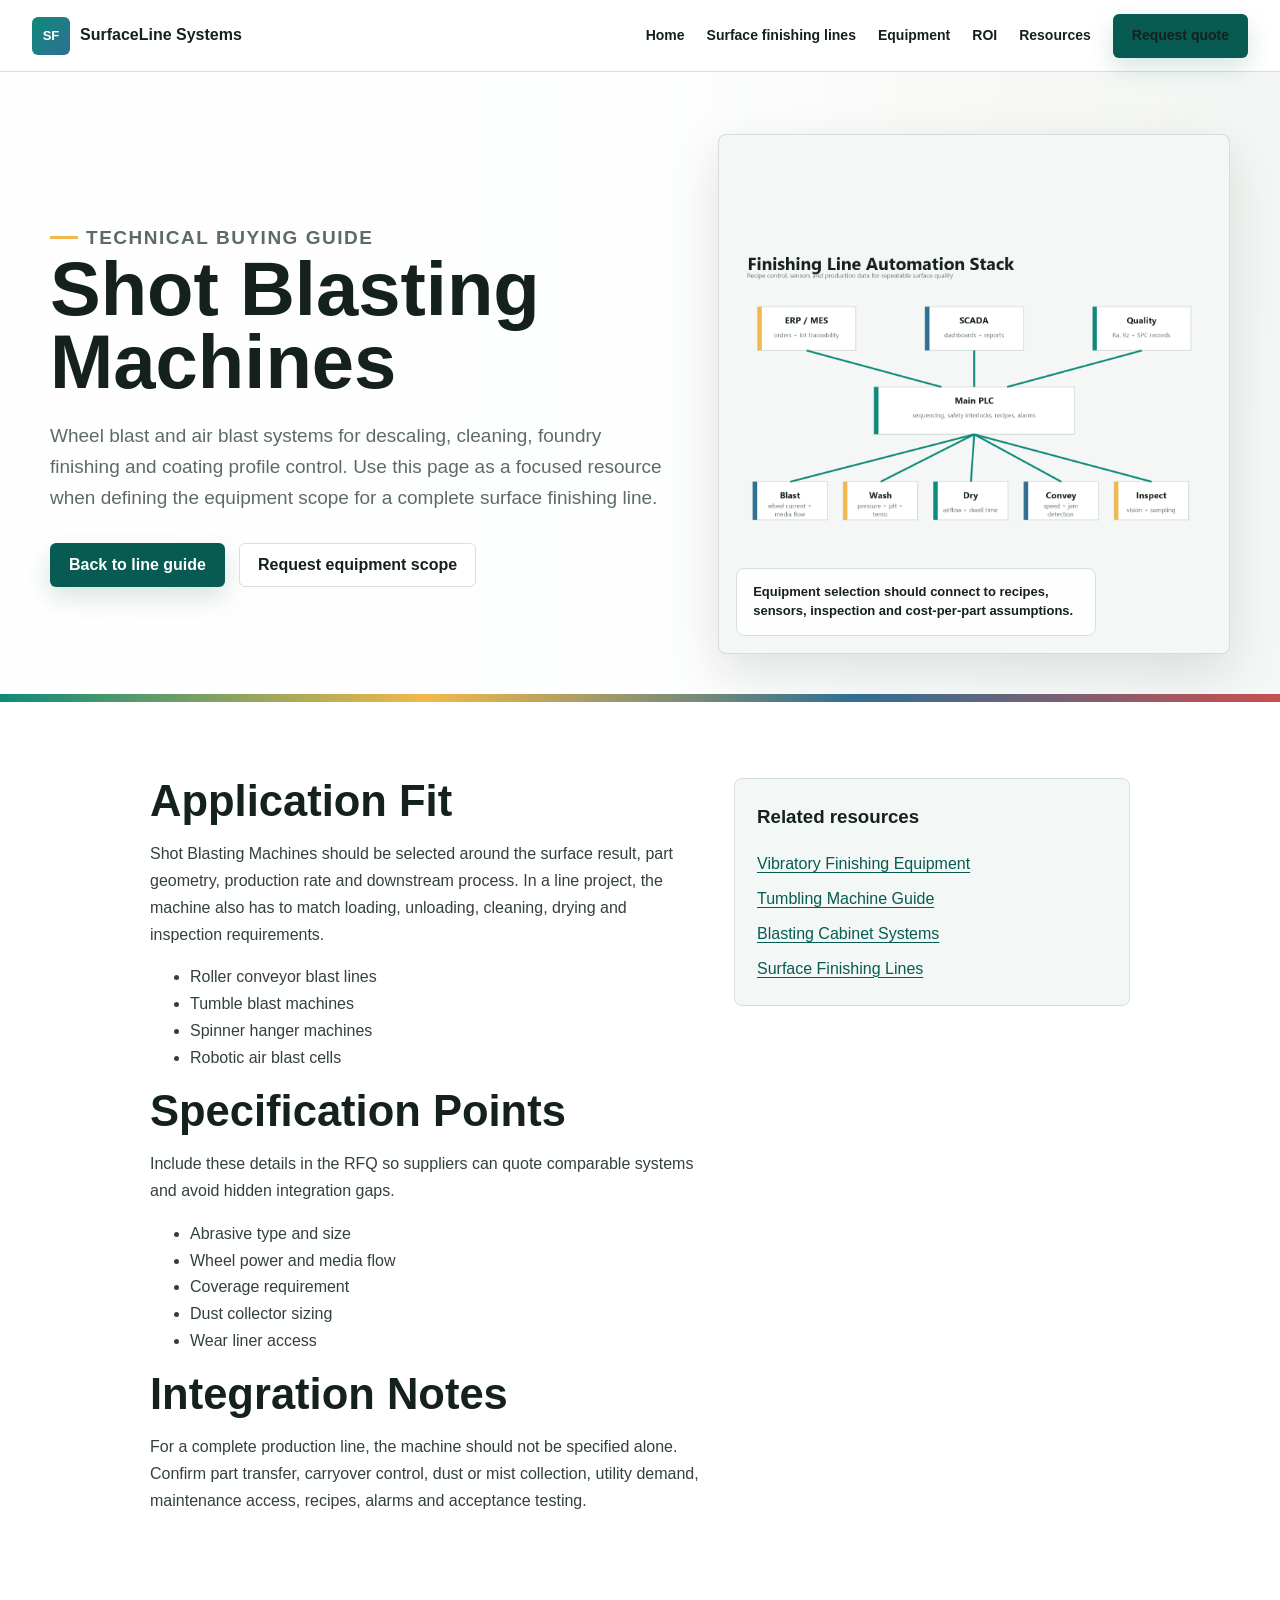
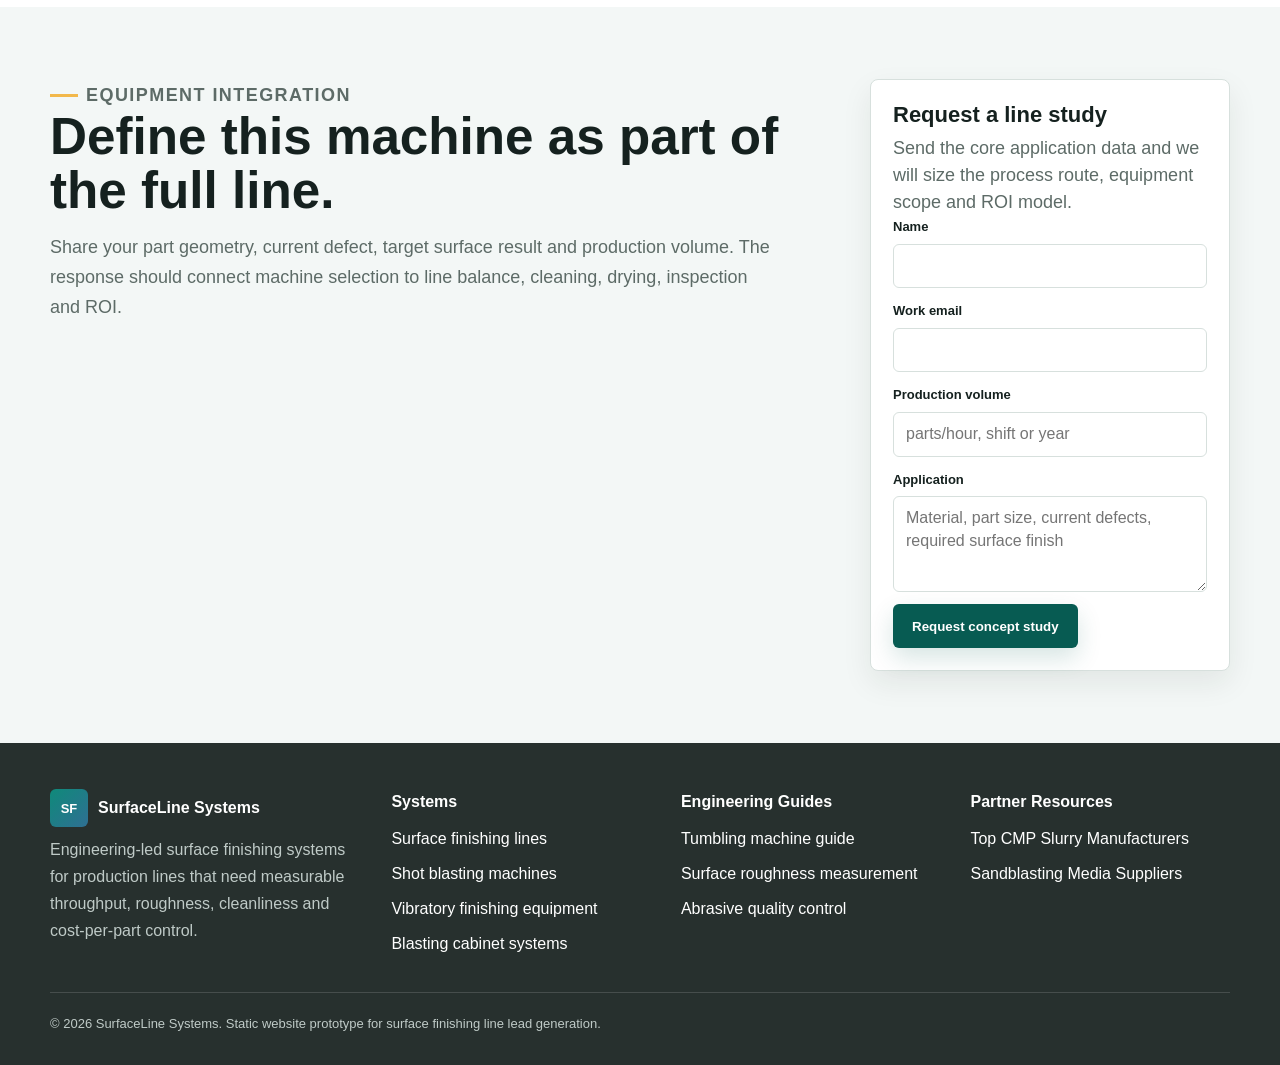
<file: shot-blasting-machines/index.html>
<!doctype html>
<html lang="en">
<head>
  <meta charset="utf-8">
  <meta name="viewport" content="width=device-width, initial-scale=1">
  <title>Shot Blasting Machines | Surface Finishing Equipment Guide</title>
  <meta name="description" content="Wheel blast and air blast systems for descaling, cleaning, foundry finishing and coating profile control.">
  <link rel="canonical" href="https://surface-finishing-lines.vercel.app/shot-blasting-machines/">
  <link rel="stylesheet" href="/assets/styles.css">
  <meta property="og:title" content="Shot Blasting Machines | Surface Finishing Equipment Guide">
  <meta property="og:description" content="Wheel blast and air blast systems for descaling, cleaning, foundry finishing and coating profile control.">
  <meta property="og:type" content="website">
  <meta property="og:image" content="https://surface-finishing-lines.vercel.app/assets/surface-line-visual.png">
  <script type="application/ld+json">{"@context":"https://schema.org","@type":"WebPage","name":"Shot Blasting Machines | Surface Finishing Equipment Guide","description":"Wheel blast and air blast systems for descaling, cleaning, foundry finishing and coating profile control.","url":"https://surface-finishing-lines.vercel.app/shot-blasting-machines/","publisher":{"@type":"Organization","name":"SurfaceLine Systems"}}</script>
</head>
<body>
  <header class="site-header">
    <a class="brand" href="/"><span class="brand-mark">SF</span><span>SurfaceLine Systems</span></a>
    <button class="nav-toggle" aria-controls="site-nav" aria-expanded="false" aria-label="Open navigation">☰</button>
    <nav class="site-nav" id="site-nav">
      <a class="" href="/">Home</a>
      <a class="" href="/surface-finishing-lines/">Surface finishing lines</a>
      <a href="/surface-finishing-lines/#key-equipment-in-finishing-lines">Equipment</a>
      <a href="/surface-finishing-lines/#roi-and-cost-analysis">ROI</a>
      <a href="/#resources">Resources</a>
      <a class="nav-cta" href="#contact">Request quote</a>
    </nav>
  </header>
  <main>
    <section class="hero resource-hero">
      <div class="hero-copy">
        <p class="eyebrow">Technical buying guide</p>
        <h1>Shot Blasting Machines</h1>
        <p>Wheel blast and air blast systems for descaling, cleaning, foundry finishing and coating profile control. Use this page as a focused resource when defining the equipment scope for a complete surface finishing line.</p>
        <div class="hero-actions">
          <a class="button" href="/surface-finishing-lines/">Back to line guide</a>
          <a class="button-secondary" href="#contact">Request equipment scope</a>
        </div>
      </div>
      <div class="hero-media">
        <img src="/assets/process-control-visual.png" alt="Surface finishing automation and process control architecture">
        <div class="media-label">Equipment selection should connect to recipes, sensors, inspection and cost-per-part assumptions.</div>
      </div>
    </section>
    <section class="resource-main">
      <div class="split">
        <div>
          <h2>Application Fit</h2>
          <p>Shot Blasting Machines should be selected around the surface result, part geometry, production rate and downstream process. In a line project, the machine also has to match loading, unloading, cleaning, drying and inspection requirements.</p>
          <ul><li>Roller conveyor blast lines</li><li>Tumble blast machines</li><li>Spinner hanger machines</li><li>Robotic air blast cells</li></ul>
          <h2>Specification Points</h2>
          <p>Include these details in the RFQ so suppliers can quote comparable systems and avoid hidden integration gaps.</p>
          <ul><li>Abrasive type and size</li><li>Wheel power and media flow</li><li>Coverage requirement</li><li>Dust collector sizing</li><li>Wear liner access</li></ul>
          <h2>Integration Notes</h2>
          <p>For a complete production line, the machine should not be specified alone. Confirm part transfer, carryover control, dust or mist collection, utility demand, maintenance access, recipes, alarms and acceptance testing.</p>
        </div>
        <aside class="mini-specs">
          <h3>Related resources</h3>
          <div class="footer-links"><a href="/vibratory-finishing-equipment/">Vibratory Finishing Equipment</a><a href="/tumbling-machine-guide/">Tumbling Machine Guide</a><a href="/blasting-cabinet-systems/">Blasting Cabinet Systems</a><a href="/surface-finishing-lines/">Surface Finishing Lines</a></div>
        </aside>
      </div>
    </section>
    <section class="cta-band" id="contact">
      <div class="cta-inner">
        <div>
          <p class="eyebrow">Equipment integration</p>
          <h2>Define this machine as part of the full line.</h2>
          <p>Share your part geometry, current defect, target surface result and production volume. The response should connect machine selection to line balance, cleaning, drying, inspection and ROI.</p>
        </div>
        <form class="lead-form" data-lead-form>
    <h3>Request a line study</h3>
    <p>Send the core application data and we will size the process route, equipment scope and ROI model.</p>
    <div class="field"><label for="lead-name">Name</label><input id="lead-name" name="name" autocomplete="name" required></div>
    <div class="field"><label for="lead-email">Work email</label><input id="lead-email" type="email" name="email" autocomplete="email" required></div>
    <div class="field"><label for="lead-volume">Production volume</label><input id="lead-volume" name="volume" placeholder="parts/hour, shift or year"></div>
    <div class="field"><label for="lead-process">Application</label><textarea id="lead-process" name="application" placeholder="Material, part size, current defects, required surface finish"></textarea></div>
    <button class="button" type="submit">Request concept study</button>
    <div class="form-note" role="status" aria-live="polite"></div>
  </form>
      </div>
    </section></main>
  <footer class="site-footer">
    <div class="footer-inner">
      <div>
        <a class="brand" href="/"><span class="brand-mark">SF</span><span>SurfaceLine Systems</span></a>
        <p>Engineering-led surface finishing systems for production lines that need measurable throughput, roughness, cleanliness and cost-per-part control.</p>
      </div>
      <div>
        <div class="footer-title">Systems</div>
        <div class="footer-links">
          <a href="/surface-finishing-lines/">Surface finishing lines</a>
          <a href="/shot-blasting-machines/">Shot blasting machines</a>
          <a href="/vibratory-finishing-equipment/">Vibratory finishing equipment</a>
          <a href="/blasting-cabinet-systems/">Blasting cabinet systems</a>
        </div>
      </div>
      <div>
        <div class="footer-title">Engineering Guides</div>
        <div class="footer-links">
          <a href="/tumbling-machine-guide/">Tumbling machine guide</a>
          <a href="/surface-roughness-measurement/">Surface roughness measurement</a>
          <a href="/abrasive-quality-control/">Abrasive quality control</a>
        </div>
      </div>
      <div>
        <div class="footer-title">Partner Resources</div>
        <div class="footer-links">
          <a href="https://jeez-semicon.com/blog/top-cmp-slurry-manufacturers-global-supplier-guide-2026/" target="_blank" rel="noopener">Top CMP Slurry Manufacturers</a>
          <a href="https://hlh-js.com/resource/blog/sandblasting-media-suppliers-the-industrial-buyers-complete-guide/" target="_blank" rel="noopener">Sandblasting Media Suppliers</a>
        </div>
      </div>
    </div>
    <div class="legal">© 2026 SurfaceLine Systems. Static website prototype for surface finishing line lead generation.</div>
  </footer>
  <script src="/assets/app.js"></script>
</body>
</html>
</file>
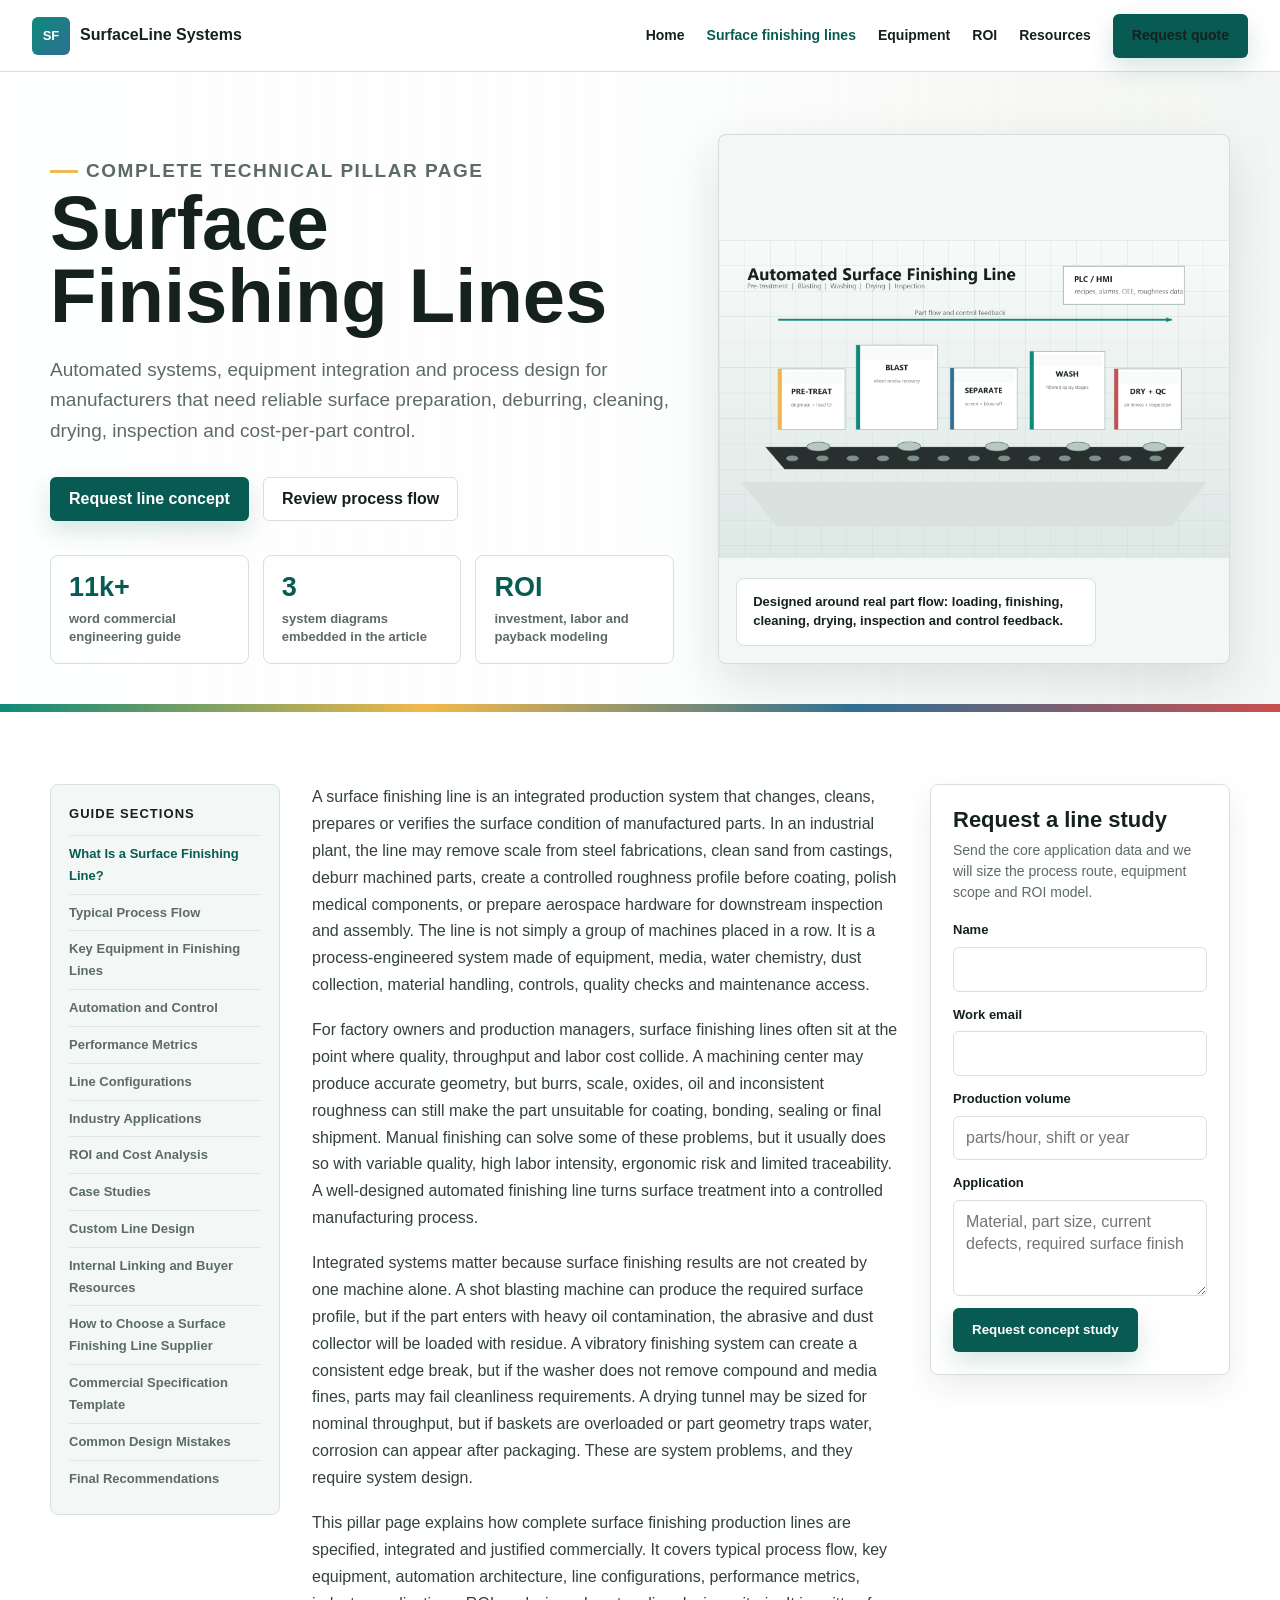
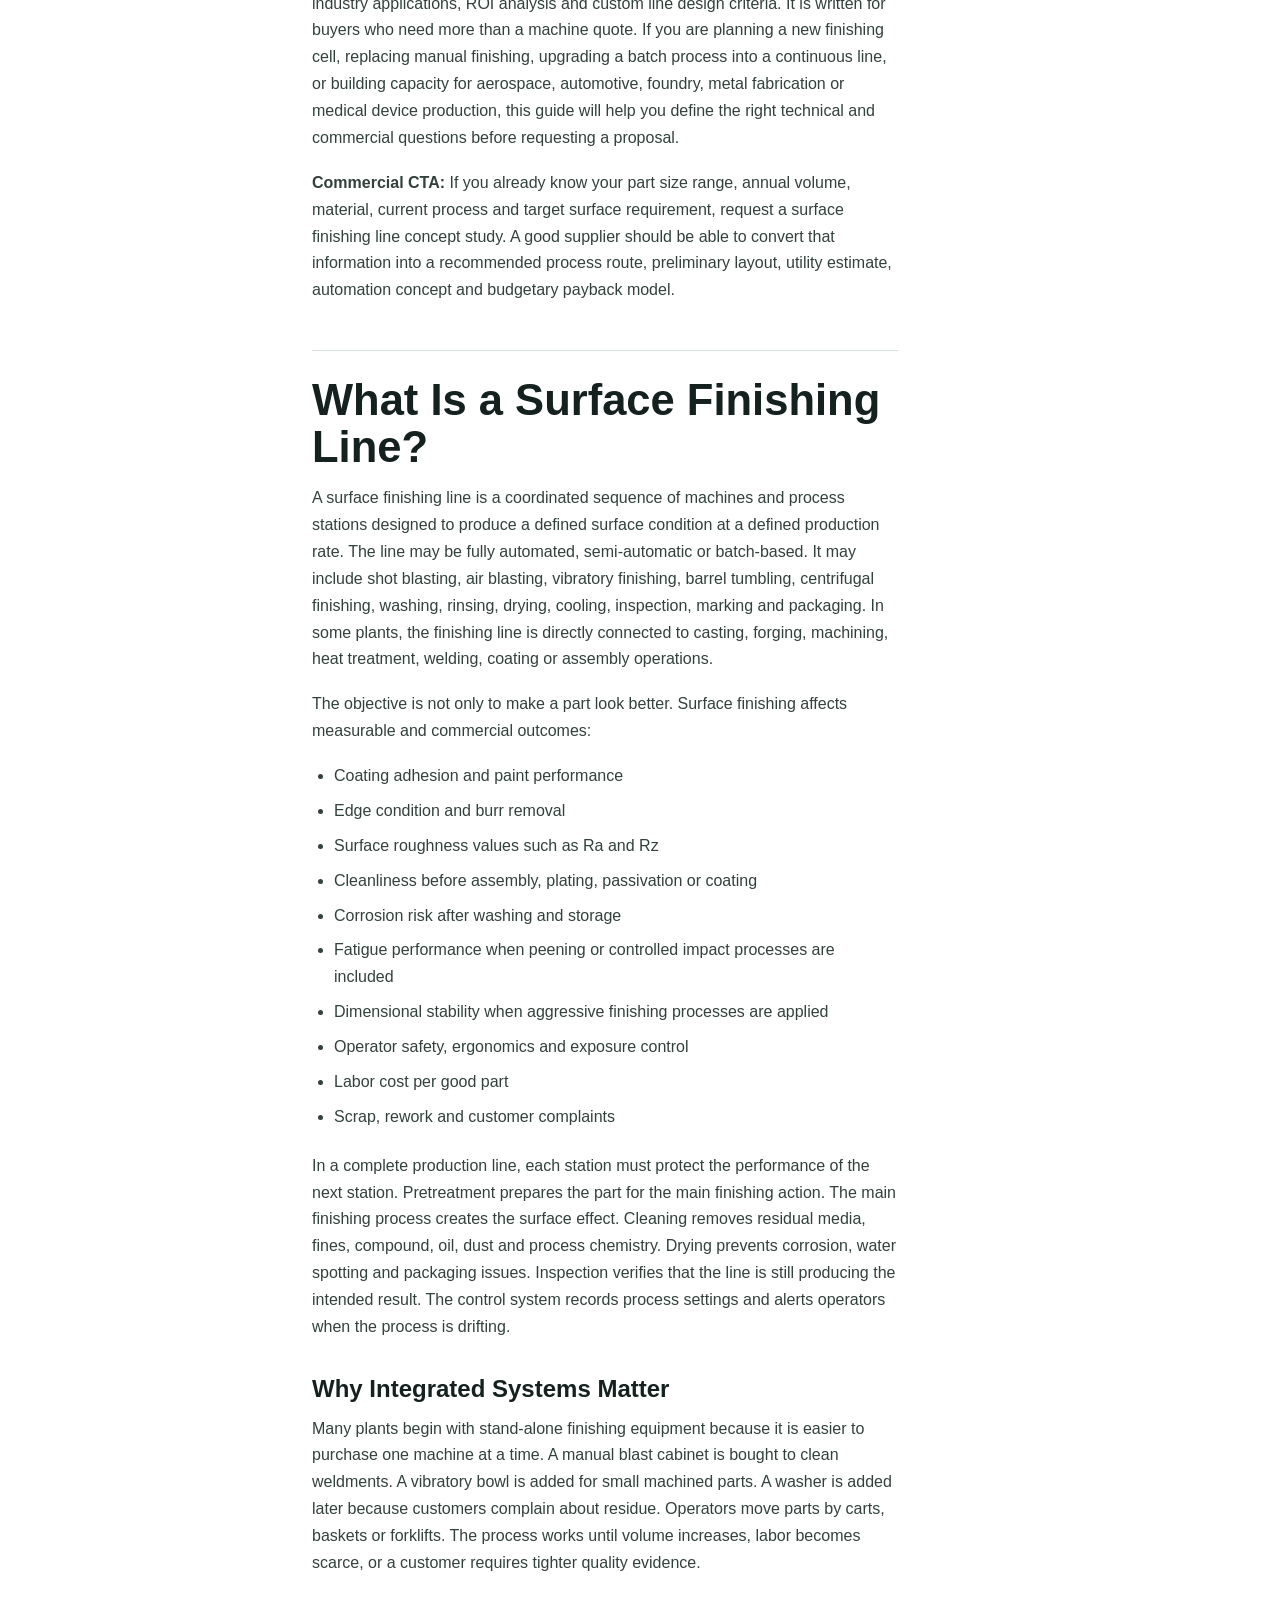
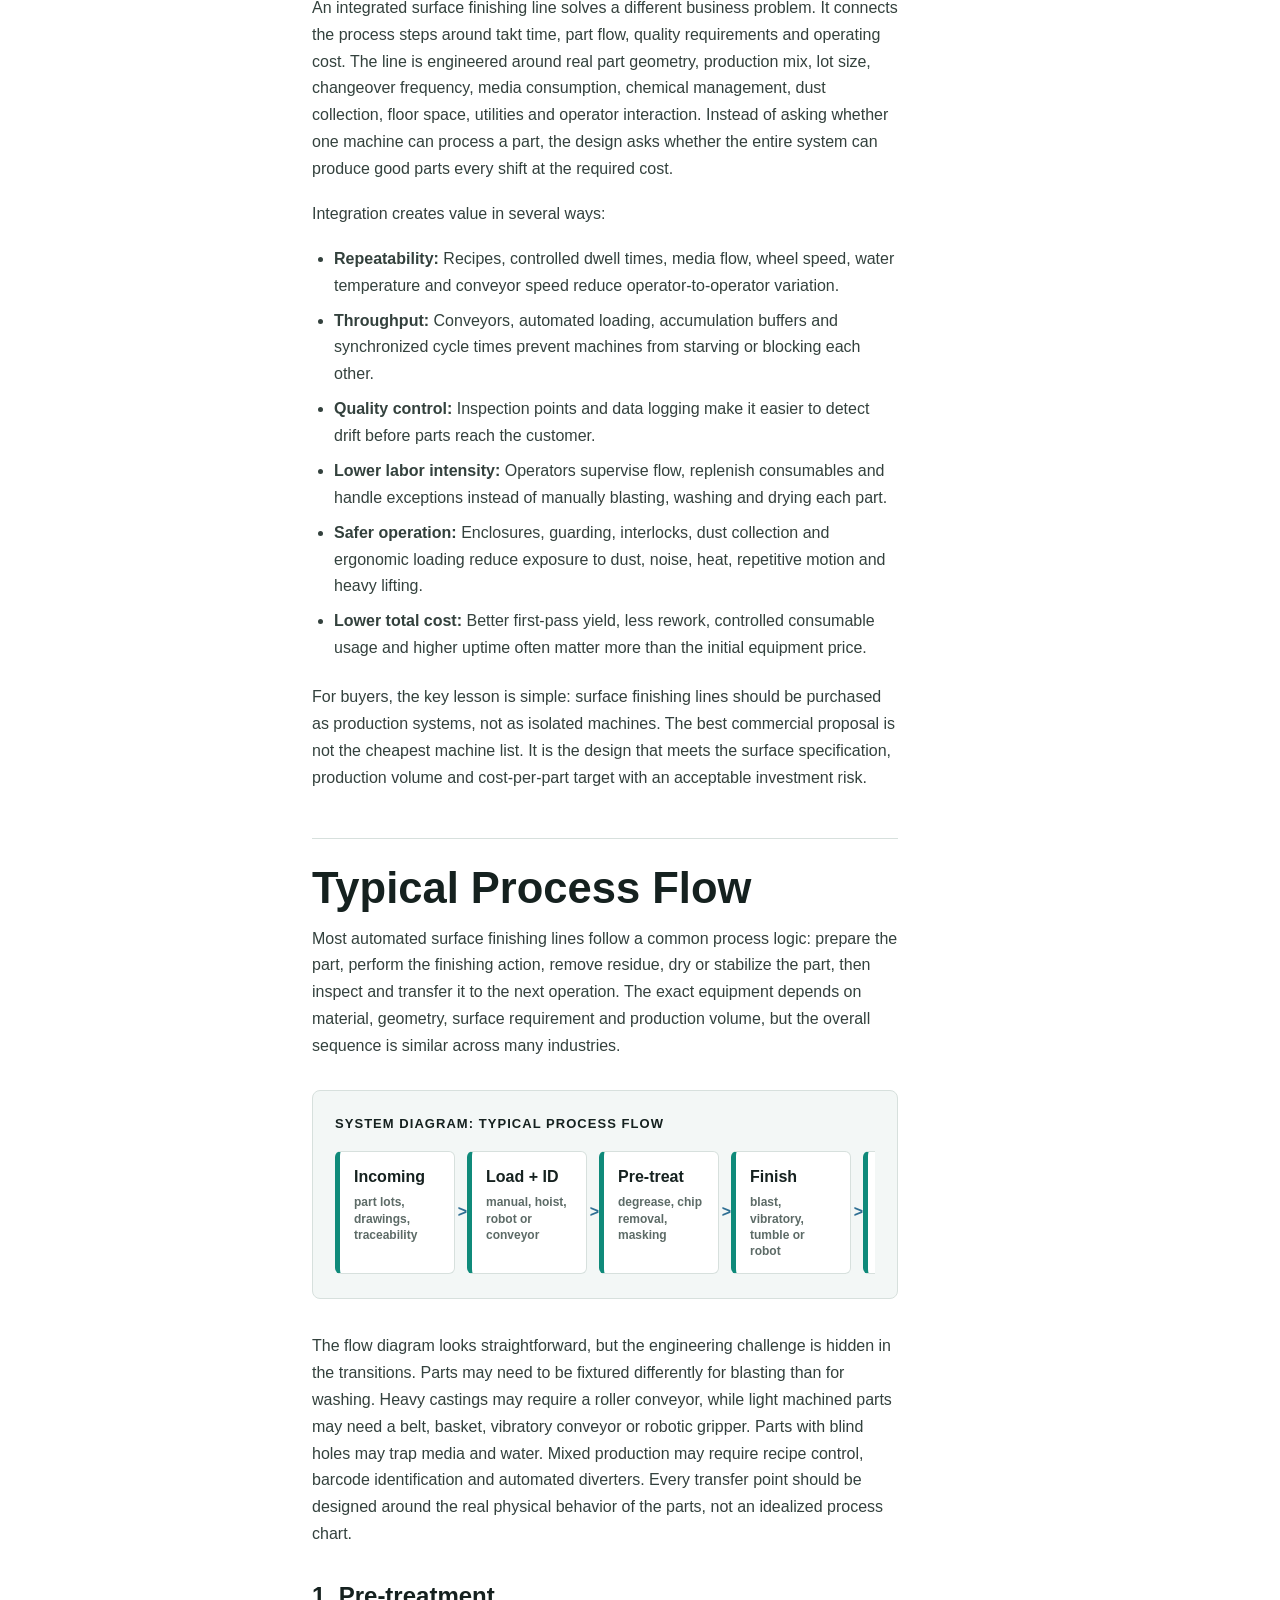
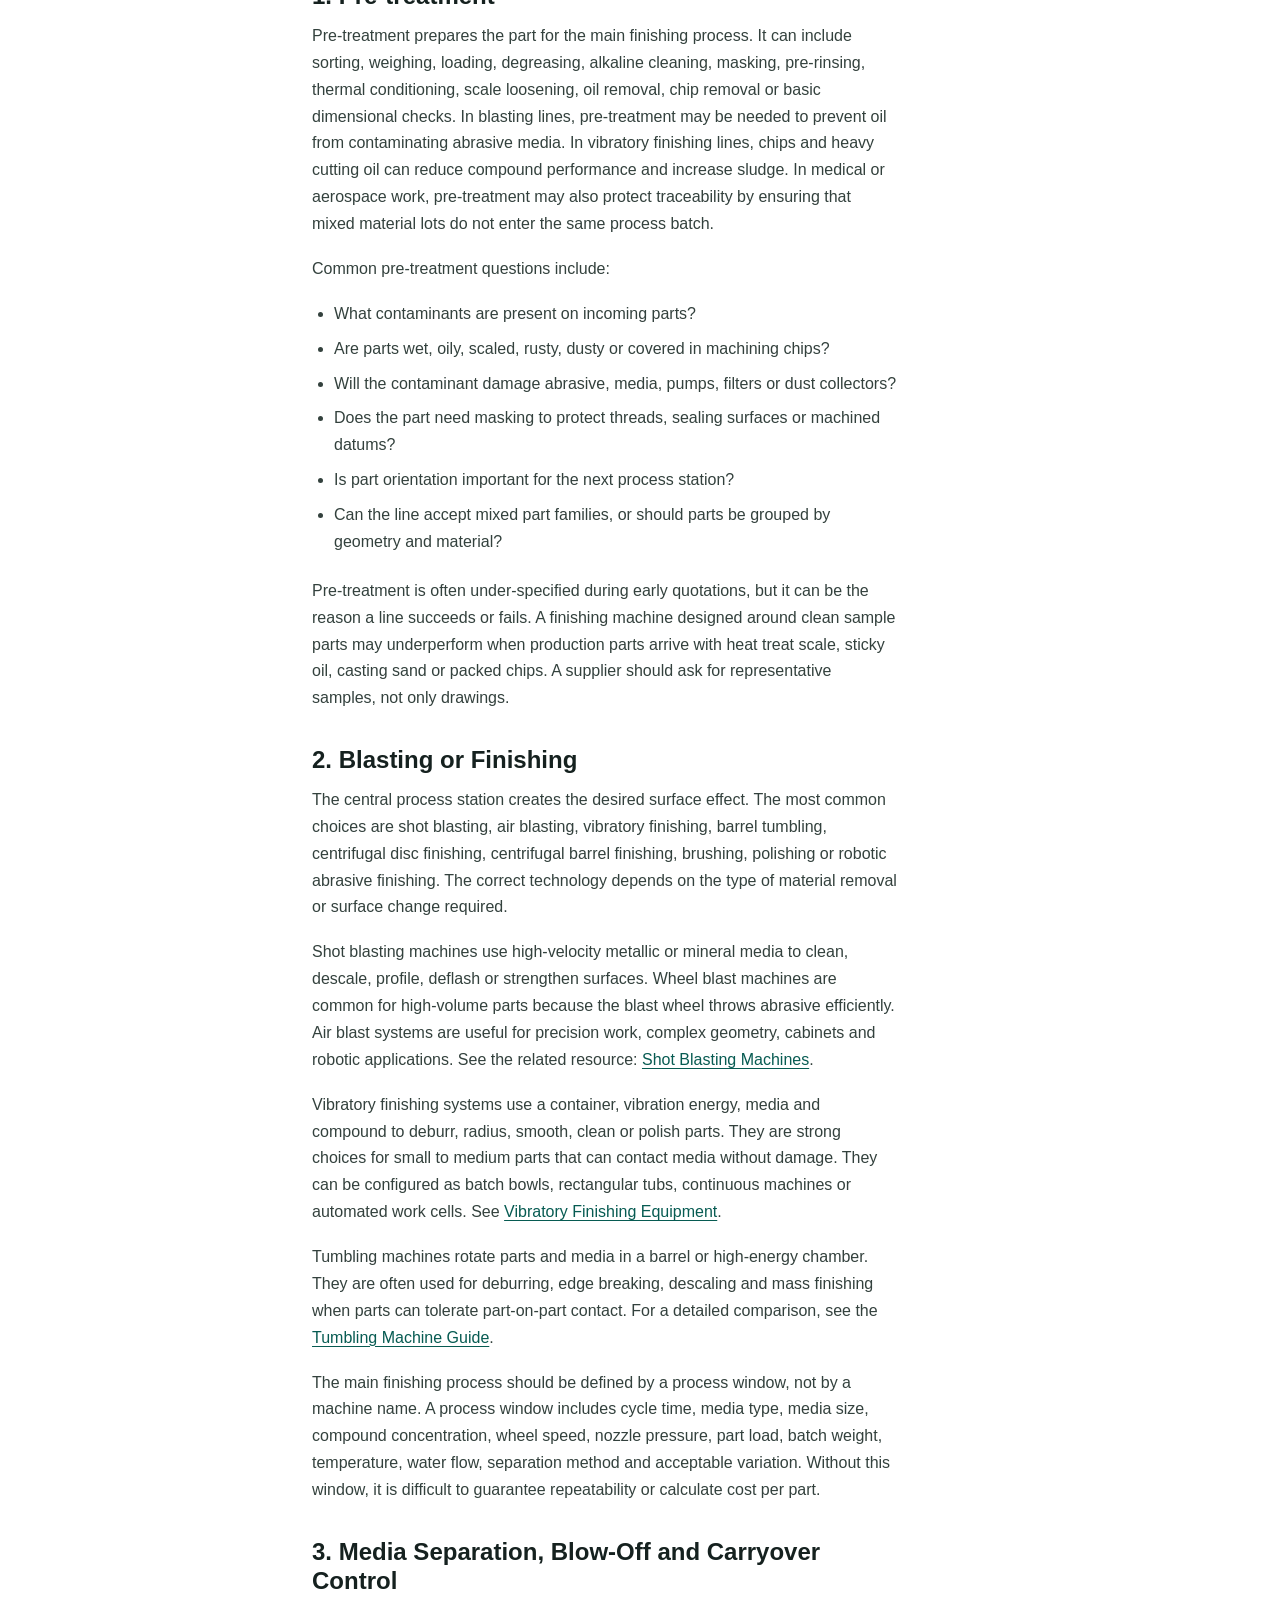
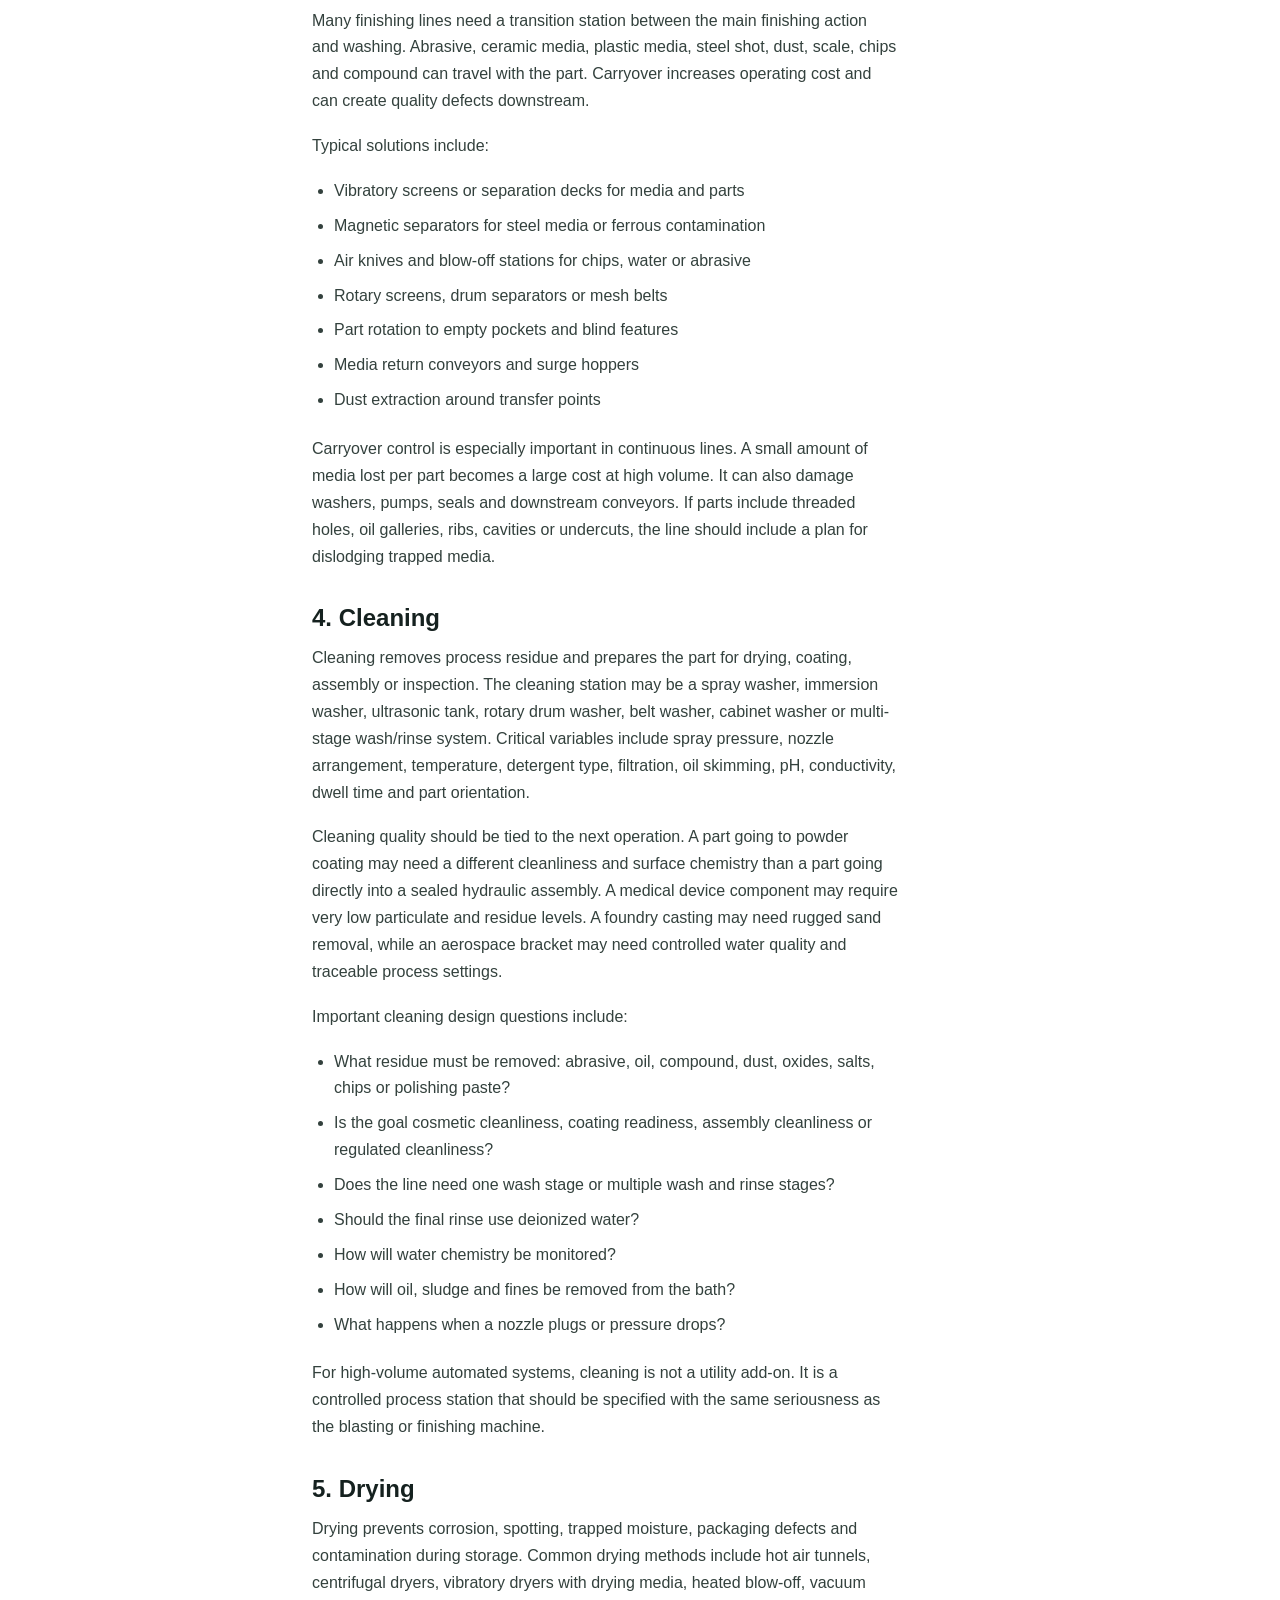
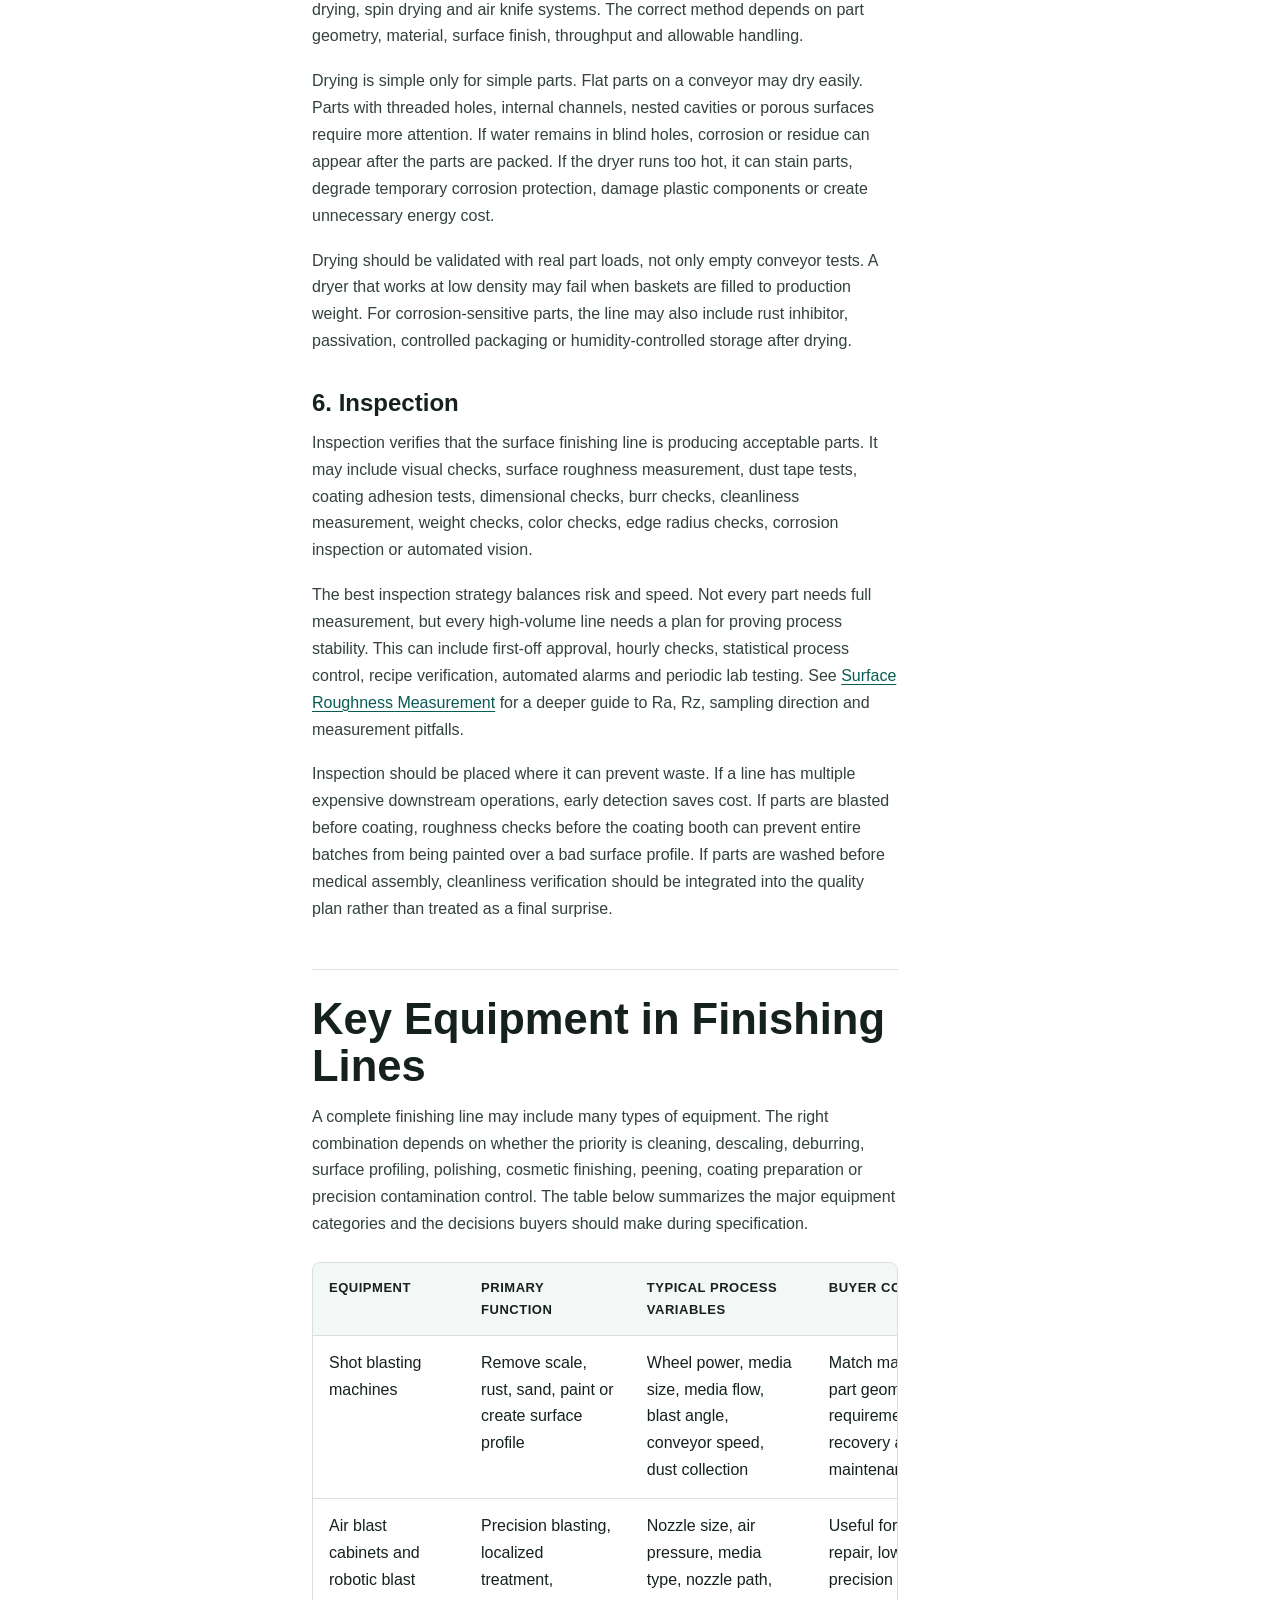
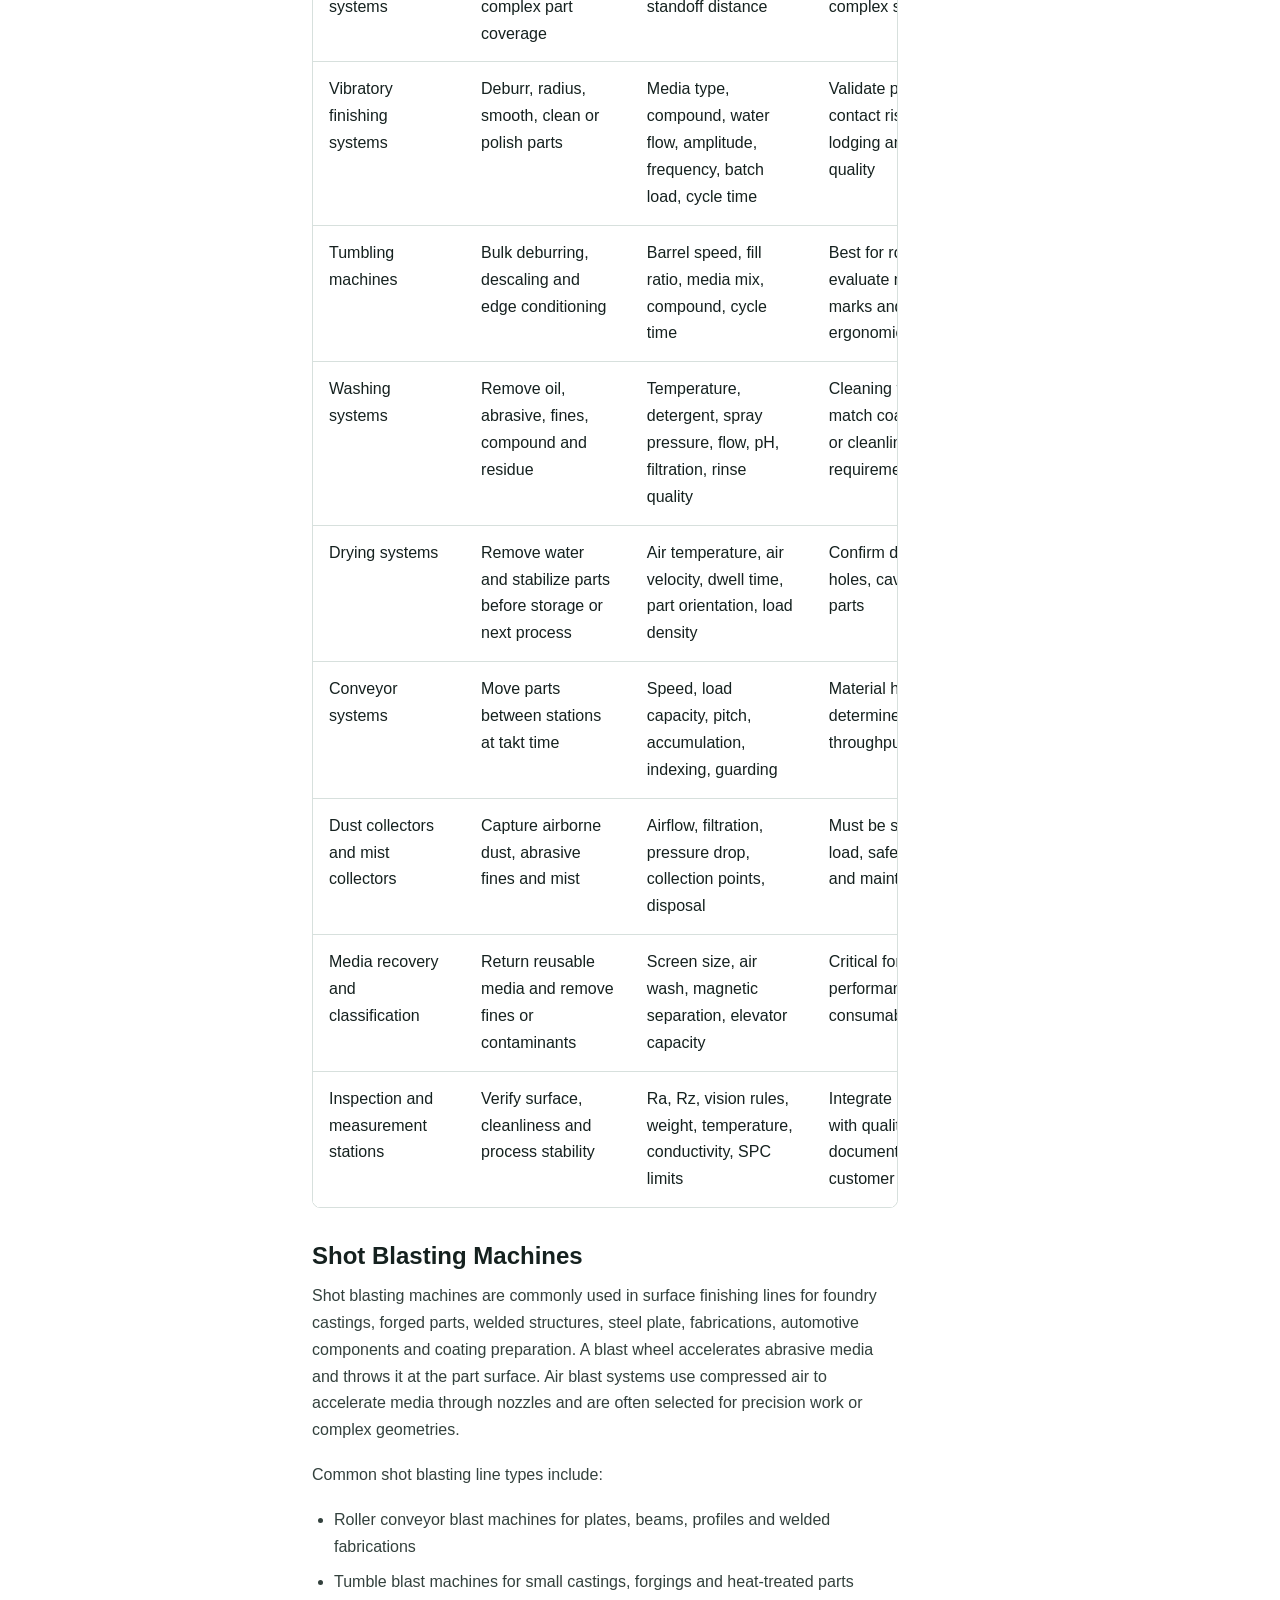
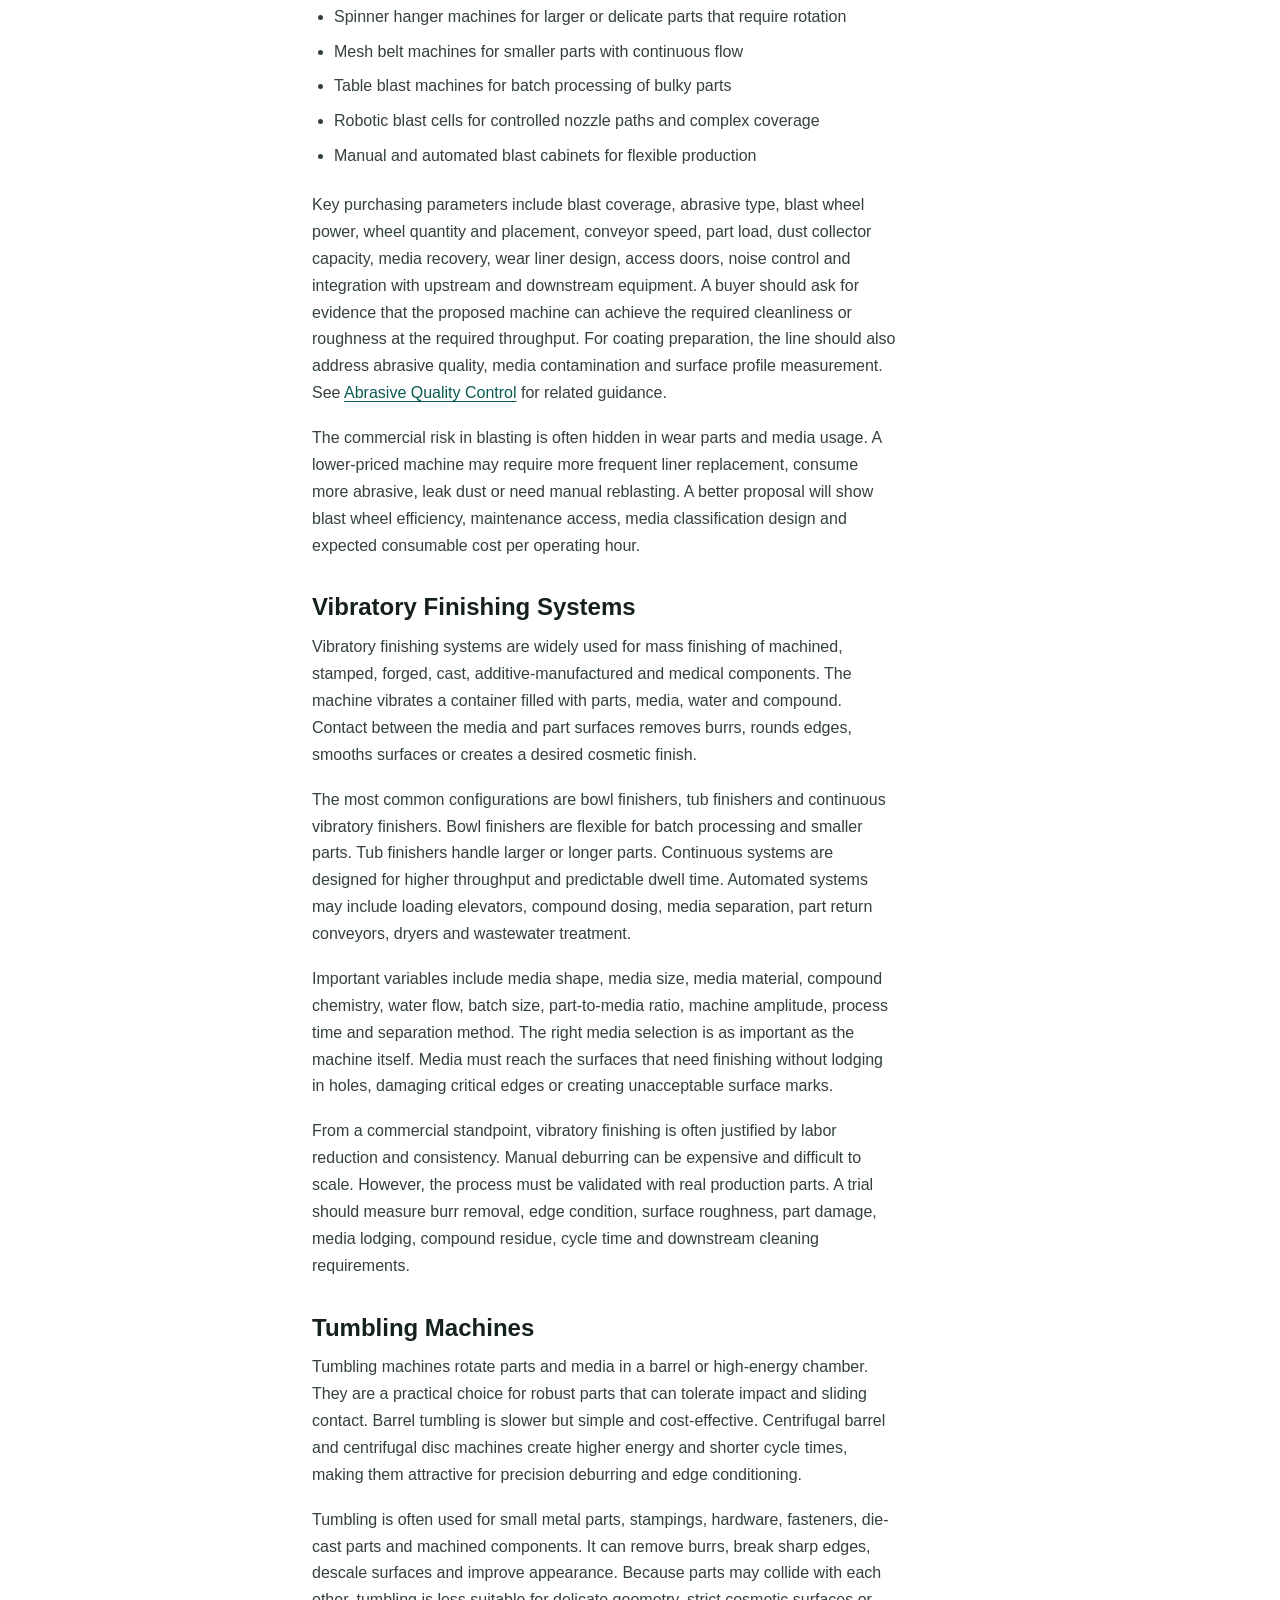
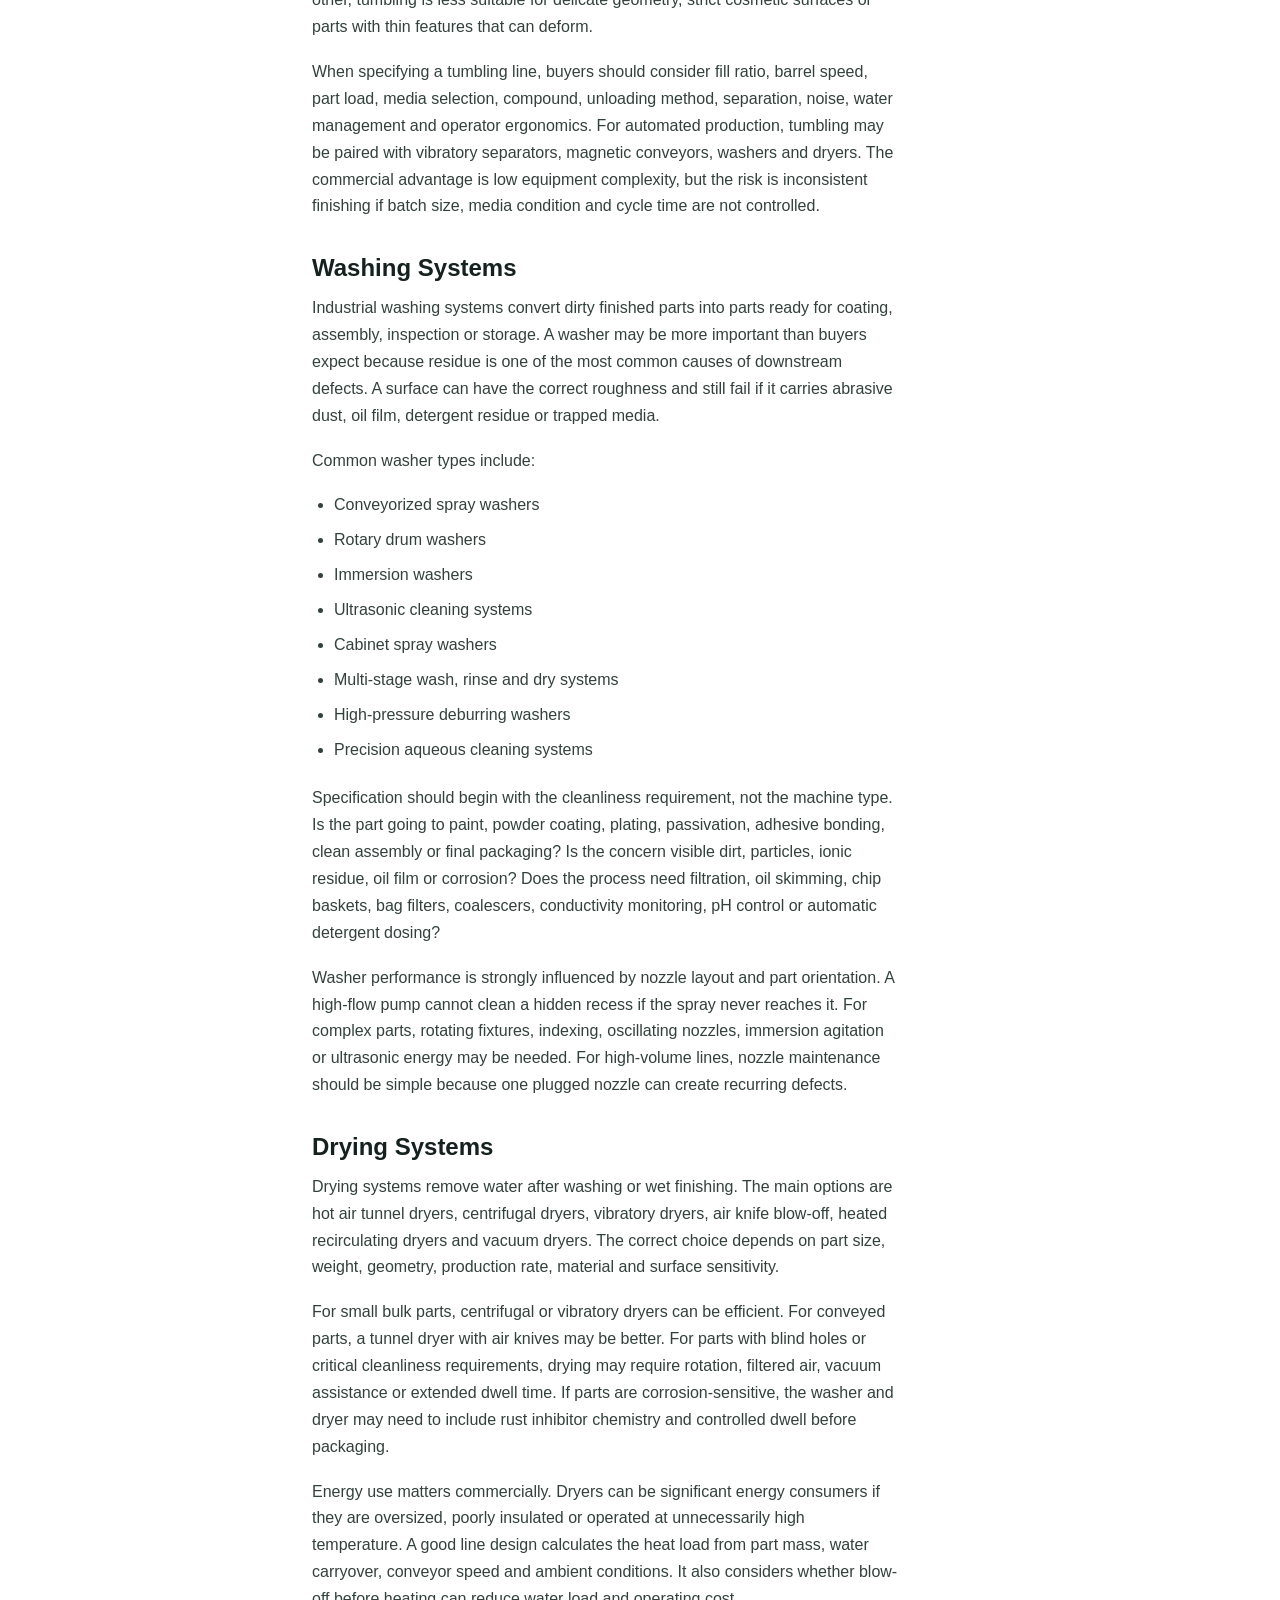
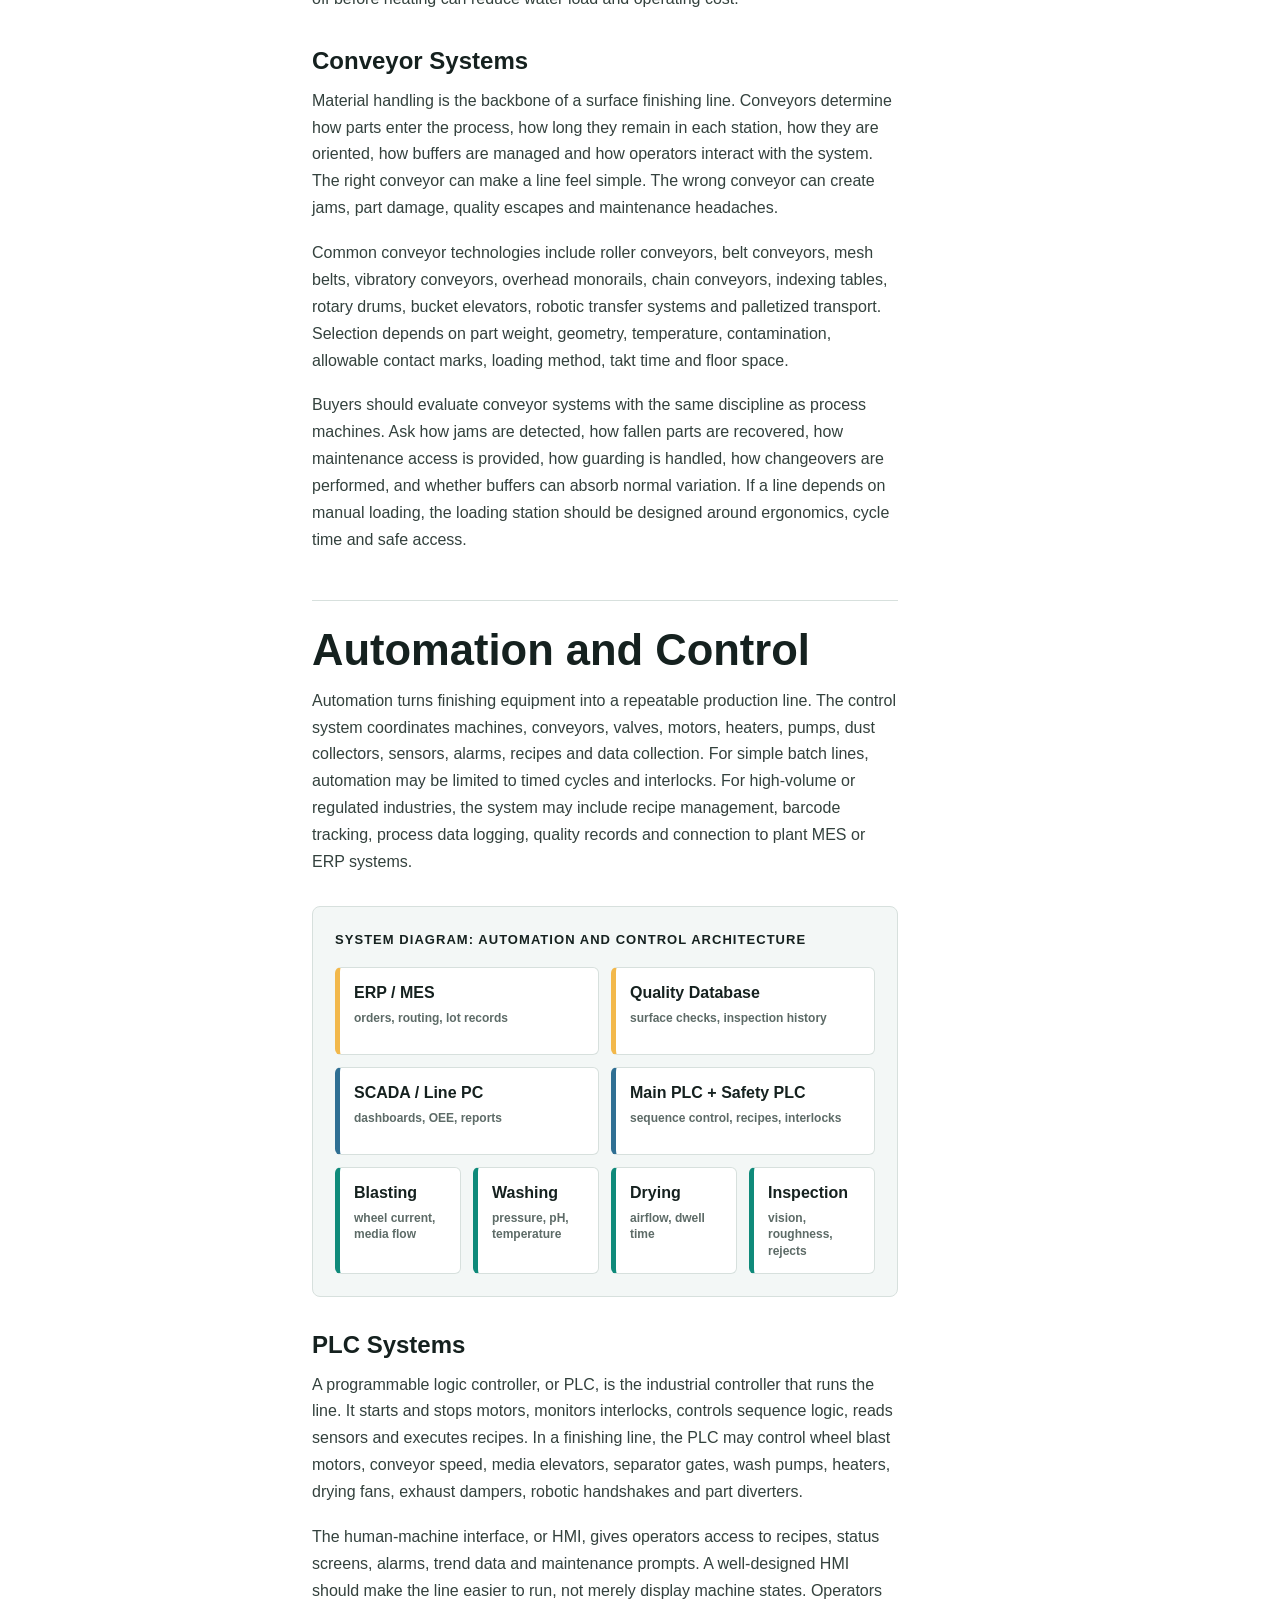
<file: surface-finishing-lines/index.html>
<!doctype html>
<html lang="en">
<head>
  <meta charset="utf-8">
  <meta name="viewport" content="width=device-width, initial-scale=1">
  <title>Surface Finishing Lines | Automated Finishing Systems and Process Design</title>
  <meta name="description" content="A technical and commercial guide to automated surface finishing lines, including process flow, equipment integration, controls, performance metrics, ROI analysis and custom line design.">
  <link rel="canonical" href="https://surface-finishing-lines.vercel.app/surface-finishing-lines/">
  <link rel="stylesheet" href="/assets/styles.css">
  <meta property="og:title" content="Surface Finishing Lines | Automated Finishing Systems and Process Design">
  <meta property="og:description" content="A technical and commercial guide to automated surface finishing lines, including process flow, equipment integration, controls, performance metrics, ROI analysis and custom line design.">
  <meta property="og:type" content="website">
  <meta property="og:image" content="https://surface-finishing-lines.vercel.app/assets/surface-line-visual.png">
  <script type="application/ld+json">{"@context":"https://schema.org","@type":"Article","headline":"Surface Finishing Lines: Complete Guide to Automated Systems, Equipment Integration and Process Design","description":"A technical and commercial guide to automated surface finishing lines, including process flow, equipment integration, controls, performance metrics, ROI analysis and custom line design.","image":"https://surface-finishing-lines.vercel.app/assets/surface-line-visual.png","mainEntityOfPage":"https://surface-finishing-lines.vercel.app/surface-finishing-lines/","publisher":{"@type":"Organization","name":"SurfaceLine Systems"}}</script>
</head>
<body>
  <header class="site-header">
    <a class="brand" href="/"><span class="brand-mark">SF</span><span>SurfaceLine Systems</span></a>
    <button class="nav-toggle" aria-controls="site-nav" aria-expanded="false" aria-label="Open navigation">☰</button>
    <nav class="site-nav" id="site-nav">
      <a class="" href="/">Home</a>
      <a class=" active" href="/surface-finishing-lines/">Surface finishing lines</a>
      <a href="/surface-finishing-lines/#key-equipment-in-finishing-lines">Equipment</a>
      <a href="/surface-finishing-lines/#roi-and-cost-analysis">ROI</a>
      <a href="/#resources">Resources</a>
      <a class="nav-cta" href="#contact">Request quote</a>
    </nav>
  </header>
  <main>
    <section class="hero article-hero">
      <div class="hero-copy">
        <p class="eyebrow">Complete technical pillar page</p>
        <h1>Surface Finishing Lines</h1>
        <p>Automated systems, equipment integration and process design for manufacturers that need reliable surface preparation, deburring, cleaning, drying, inspection and cost-per-part control.</p>
        <div class="hero-actions">
          <a class="button" href="#contact">Request line concept</a>
          <a class="button-secondary" href="#typical-process-flow">Review process flow</a>
        </div>
        <div class="metric-row">
          <div class="metric"><strong>11k+</strong><span>word commercial engineering guide</span></div>
          <div class="metric"><strong>3</strong><span>system diagrams embedded in the article</span></div>
          <div class="metric"><strong>ROI</strong><span>investment, labor and payback modeling</span></div>
        </div>
      </div>
      <div class="hero-media">
        <img src="/assets/surface-line-visual.png" alt="Complete automated surface finishing line diagram">
        <div class="media-label">Designed around real part flow: loading, finishing, cleaning, drying, inspection and control feedback.</div>
      </div>
    </section>

    <section class="article-shell">
      <aside class="toc"><strong>Guide sections</strong><a href="#what-is-a-surface-finishing-line">What Is a Surface Finishing Line?</a><a href="#typical-process-flow">Typical Process Flow</a><a href="#key-equipment-in-finishing-lines">Key Equipment in Finishing Lines</a><a href="#automation-and-control">Automation and Control</a><a href="#performance-metrics">Performance Metrics</a><a href="#line-configurations">Line Configurations</a><a href="#industry-applications">Industry Applications</a><a href="#roi-and-cost-analysis">ROI and Cost Analysis</a><a href="#case-studies">Case Studies</a><a href="#custom-line-design">Custom Line Design</a><a href="#internal-linking-and-buyer-resources">Internal Linking and Buyer Resources</a><a href="#how-to-choose-a-surface-finishing-line-supplier">How to Choose a Surface Finishing Line Supplier</a><a href="#commercial-specification-template">Commercial Specification Template</a><a href="#common-design-mistakes">Common Design Mistakes</a><a href="#final-recommendations">Final Recommendations</a></aside>
      <article class="content"><p>A surface finishing line is an integrated production system that changes, cleans, prepares or verifies the surface condition of manufactured parts. In an industrial plant, the line may remove scale from steel fabrications, clean sand from castings, deburr machined parts, create a controlled roughness profile before coating, polish medical components, or prepare aerospace hardware for downstream inspection and assembly. The line is not simply a group of machines placed in a row. It is a process-engineered system made of equipment, media, water chemistry, dust collection, material handling, controls, quality checks and maintenance access.</p>
<p>For factory owners and production managers, surface finishing lines often sit at the point where quality, throughput and labor cost collide. A machining center may produce accurate geometry, but burrs, scale, oxides, oil and inconsistent roughness can still make the part unsuitable for coating, bonding, sealing or final shipment. Manual finishing can solve some of these problems, but it usually does so with variable quality, high labor intensity, ergonomic risk and limited traceability. A well-designed automated finishing line turns surface treatment into a controlled manufacturing process.</p>
<p>Integrated systems matter because surface finishing results are not created by one machine alone. A shot blasting machine can produce the required surface profile, but if the part enters with heavy oil contamination, the abrasive and dust collector will be loaded with residue. A vibratory finishing system can create a consistent edge break, but if the washer does not remove compound and media fines, parts may fail cleanliness requirements. A drying tunnel may be sized for nominal throughput, but if baskets are overloaded or part geometry traps water, corrosion can appear after packaging. These are system problems, and they require system design.</p>
<p>This pillar page explains how complete surface finishing production lines are specified, integrated and justified commercially. It covers typical process flow, key equipment, automation architecture, line configurations, performance metrics, industry applications, ROI analysis and custom line design criteria. It is written for buyers who need more than a machine quote. If you are planning a new finishing cell, replacing manual finishing, upgrading a batch process into a continuous line, or building capacity for aerospace, automotive, foundry, metal fabrication or medical device production, this guide will help you define the right technical and commercial questions before requesting a proposal.</p>
<p><strong>Commercial CTA:</strong> If you already know your part size range, annual volume, material, current process and target surface requirement, request a surface finishing line concept study. A good supplier should be able to convert that information into a recommended process route, preliminary layout, utility estimate, automation concept and budgetary payback model.</p>
<h2 id="what-is-a-surface-finishing-line">What Is a Surface Finishing Line?</h2>
<p>A surface finishing line is a coordinated sequence of machines and process stations designed to produce a defined surface condition at a defined production rate. The line may be fully automated, semi-automatic or batch-based. It may include shot blasting, air blasting, vibratory finishing, barrel tumbling, centrifugal finishing, washing, rinsing, drying, cooling, inspection, marking and packaging. In some plants, the finishing line is directly connected to casting, forging, machining, heat treatment, welding, coating or assembly operations.</p>
<p>The objective is not only to make a part look better. Surface finishing affects measurable and commercial outcomes:</p>
<ul><li>Coating adhesion and paint performance</li><li>Edge condition and burr removal</li><li>Surface roughness values such as Ra and Rz</li><li>Cleanliness before assembly, plating, passivation or coating</li><li>Corrosion risk after washing and storage</li><li>Fatigue performance when peening or controlled impact processes are included</li><li>Dimensional stability when aggressive finishing processes are applied</li><li>Operator safety, ergonomics and exposure control</li><li>Labor cost per good part</li><li>Scrap, rework and customer complaints</li></ul>
<p>In a complete production line, each station must protect the performance of the next station. Pretreatment prepares the part for the main finishing action. The main finishing process creates the surface effect. Cleaning removes residual media, fines, compound, oil, dust and process chemistry. Drying prevents corrosion, water spotting and packaging issues. Inspection verifies that the line is still producing the intended result. The control system records process settings and alerts operators when the process is drifting.</p>
<h3 id="why-integrated-systems-matter">Why Integrated Systems Matter</h3>
<p>Many plants begin with stand-alone finishing equipment because it is easier to purchase one machine at a time. A manual blast cabinet is bought to clean weldments. A vibratory bowl is added for small machined parts. A washer is added later because customers complain about residue. Operators move parts by carts, baskets or forklifts. The process works until volume increases, labor becomes scarce, or a customer requires tighter quality evidence.</p>
<p>An integrated surface finishing line solves a different business problem. It connects the process steps around takt time, part flow, quality requirements and operating cost. The line is engineered around real part geometry, production mix, lot size, changeover frequency, media consumption, chemical management, dust collection, floor space, utilities and operator interaction. Instead of asking whether one machine can process a part, the design asks whether the entire system can produce good parts every shift at the required cost.</p>
<p>Integration creates value in several ways:</p>
<ul><li><strong>Repeatability:</strong> Recipes, controlled dwell times, media flow, wheel speed, water temperature and conveyor speed reduce operator-to-operator variation.</li><li><strong>Throughput:</strong> Conveyors, automated loading, accumulation buffers and synchronized cycle times prevent machines from starving or blocking each other.</li><li><strong>Quality control:</strong> Inspection points and data logging make it easier to detect drift before parts reach the customer.</li><li><strong>Lower labor intensity:</strong> Operators supervise flow, replenish consumables and handle exceptions instead of manually blasting, washing and drying each part.</li><li><strong>Safer operation:</strong> Enclosures, guarding, interlocks, dust collection and ergonomic loading reduce exposure to dust, noise, heat, repetitive motion and heavy lifting.</li><li><strong>Lower total cost:</strong> Better first-pass yield, less rework, controlled consumable usage and higher uptime often matter more than the initial equipment price.</li></ul>
<p>For buyers, the key lesson is simple: surface finishing lines should be purchased as production systems, not as isolated machines. The best commercial proposal is not the cheapest machine list. It is the design that meets the surface specification, production volume and cost-per-part target with an acceptable investment risk.</p>
<h2 id="typical-process-flow">Typical Process Flow</h2>
<p>Most automated surface finishing lines follow a common process logic: prepare the part, perform the finishing action, remove residue, dry or stabilize the part, then inspect and transfer it to the next operation. The exact equipment depends on material, geometry, surface requirement and production volume, but the overall sequence is similar across many industries.</p>
<div class="diagram-shell"><div class="diagram-title">System Diagram: Typical Process Flow</div><div class="flow-strip"><div class="flow-node">Incoming<small>part lots, drawings, traceability</small></div><div class="flow-node">Load + ID<small>manual, hoist, robot or conveyor</small></div><div class="flow-node">Pre-treat<small>degrease, chip removal, masking</small></div><div class="flow-node">Finish<small>blast, vibratory, tumble or robot</small></div><div class="flow-node">Separate<small>screen, magnetic recovery, blow-off</small></div><div class="flow-node">Clean<small>wash, rinse, chemistry control</small></div><div class="flow-node">Dry<small>air knives, tunnel or centrifugal</small></div><div class="flow-node">Inspect<small>Ra/Rz, cleanliness, visual checks</small></div></div></div>
<p>The flow diagram looks straightforward, but the engineering challenge is hidden in the transitions. Parts may need to be fixtured differently for blasting than for washing. Heavy castings may require a roller conveyor, while light machined parts may need a belt, basket, vibratory conveyor or robotic gripper. Parts with blind holes may trap media and water. Mixed production may require recipe control, barcode identification and automated diverters. Every transfer point should be designed around the real physical behavior of the parts, not an idealized process chart.</p>
<h3 id="1-pre-treatment">1. Pre-treatment</h3>
<p>Pre-treatment prepares the part for the main finishing process. It can include sorting, weighing, loading, degreasing, alkaline cleaning, masking, pre-rinsing, thermal conditioning, scale loosening, oil removal, chip removal or basic dimensional checks. In blasting lines, pre-treatment may be needed to prevent oil from contaminating abrasive media. In vibratory finishing lines, chips and heavy cutting oil can reduce compound performance and increase sludge. In medical or aerospace work, pre-treatment may also protect traceability by ensuring that mixed material lots do not enter the same process batch.</p>
<p>Common pre-treatment questions include:</p>
<ul><li>What contaminants are present on incoming parts?</li><li>Are parts wet, oily, scaled, rusty, dusty or covered in machining chips?</li><li>Will the contaminant damage abrasive, media, pumps, filters or dust collectors?</li><li>Does the part need masking to protect threads, sealing surfaces or machined datums?</li><li>Is part orientation important for the next process station?</li><li>Can the line accept mixed part families, or should parts be grouped by geometry and material?</li></ul>
<p>Pre-treatment is often under-specified during early quotations, but it can be the reason a line succeeds or fails. A finishing machine designed around clean sample parts may underperform when production parts arrive with heat treat scale, sticky oil, casting sand or packed chips. A supplier should ask for representative samples, not only drawings.</p>
<h3 id="2-blasting-or-finishing">2. Blasting or Finishing</h3>
<p>The central process station creates the desired surface effect. The most common choices are shot blasting, air blasting, vibratory finishing, barrel tumbling, centrifugal disc finishing, centrifugal barrel finishing, brushing, polishing or robotic abrasive finishing. The correct technology depends on the type of material removal or surface change required.</p>
<p>Shot blasting machines use high-velocity metallic or mineral media to clean, descale, profile, deflash or strengthen surfaces. Wheel blast machines are common for high-volume parts because the blast wheel throws abrasive efficiently. Air blast systems are useful for precision work, complex geometry, cabinets and robotic applications. See the related resource: <a href="/shot-blasting-machines/">Shot Blasting Machines</a>.</p>
<p>Vibratory finishing systems use a container, vibration energy, media and compound to deburr, radius, smooth, clean or polish parts. They are strong choices for small to medium parts that can contact media without damage. They can be configured as batch bowls, rectangular tubs, continuous machines or automated work cells. See <a href="/vibratory-finishing-equipment/">Vibratory Finishing Equipment</a>.</p>
<p>Tumbling machines rotate parts and media in a barrel or high-energy chamber. They are often used for deburring, edge breaking, descaling and mass finishing when parts can tolerate part-on-part contact. For a detailed comparison, see the <a href="/tumbling-machine-guide/">Tumbling Machine Guide</a>.</p>
<p>The main finishing process should be defined by a process window, not by a machine name. A process window includes cycle time, media type, media size, compound concentration, wheel speed, nozzle pressure, part load, batch weight, temperature, water flow, separation method and acceptable variation. Without this window, it is difficult to guarantee repeatability or calculate cost per part.</p>
<h3 id="3-media-separation-blow-off-and-carryover-control">3. Media Separation, Blow-Off and Carryover Control</h3>
<p>Many finishing lines need a transition station between the main finishing action and washing. Abrasive, ceramic media, plastic media, steel shot, dust, scale, chips and compound can travel with the part. Carryover increases operating cost and can create quality defects downstream.</p>
<p>Typical solutions include:</p>
<ul><li>Vibratory screens or separation decks for media and parts</li><li>Magnetic separators for steel media or ferrous contamination</li><li>Air knives and blow-off stations for chips, water or abrasive</li><li>Rotary screens, drum separators or mesh belts</li><li>Part rotation to empty pockets and blind features</li><li>Media return conveyors and surge hoppers</li><li>Dust extraction around transfer points</li></ul>
<p>Carryover control is especially important in continuous lines. A small amount of media lost per part becomes a large cost at high volume. It can also damage washers, pumps, seals and downstream conveyors. If parts include threaded holes, oil galleries, ribs, cavities or undercuts, the line should include a plan for dislodging trapped media.</p>
<h3 id="4-cleaning">4. Cleaning</h3>
<p>Cleaning removes process residue and prepares the part for drying, coating, assembly or inspection. The cleaning station may be a spray washer, immersion washer, ultrasonic tank, rotary drum washer, belt washer, cabinet washer or multi-stage wash/rinse system. Critical variables include spray pressure, nozzle arrangement, temperature, detergent type, filtration, oil skimming, pH, conductivity, dwell time and part orientation.</p>
<p>Cleaning quality should be tied to the next operation. A part going to powder coating may need a different cleanliness and surface chemistry than a part going directly into a sealed hydraulic assembly. A medical device component may require very low particulate and residue levels. A foundry casting may need rugged sand removal, while an aerospace bracket may need controlled water quality and traceable process settings.</p>
<p>Important cleaning design questions include:</p>
<ul><li>What residue must be removed: abrasive, oil, compound, dust, oxides, salts, chips or polishing paste?</li><li>Is the goal cosmetic cleanliness, coating readiness, assembly cleanliness or regulated cleanliness?</li><li>Does the line need one wash stage or multiple wash and rinse stages?</li><li>Should the final rinse use deionized water?</li><li>How will water chemistry be monitored?</li><li>How will oil, sludge and fines be removed from the bath?</li><li>What happens when a nozzle plugs or pressure drops?</li></ul>
<p>For high-volume automated systems, cleaning is not a utility add-on. It is a controlled process station that should be specified with the same seriousness as the blasting or finishing machine.</p>
<h3 id="5-drying">5. Drying</h3>
<p>Drying prevents corrosion, spotting, trapped moisture, packaging defects and contamination during storage. Common drying methods include hot air tunnels, centrifugal dryers, vibratory dryers with drying media, heated blow-off, vacuum drying, spin drying and air knife systems. The correct method depends on part geometry, material, surface finish, throughput and allowable handling.</p>
<p>Drying is simple only for simple parts. Flat parts on a conveyor may dry easily. Parts with threaded holes, internal channels, nested cavities or porous surfaces require more attention. If water remains in blind holes, corrosion or residue can appear after the parts are packed. If the dryer runs too hot, it can stain parts, degrade temporary corrosion protection, damage plastic components or create unnecessary energy cost.</p>
<p>Drying should be validated with real part loads, not only empty conveyor tests. A dryer that works at low density may fail when baskets are filled to production weight. For corrosion-sensitive parts, the line may also include rust inhibitor, passivation, controlled packaging or humidity-controlled storage after drying.</p>
<h3 id="6-inspection">6. Inspection</h3>
<p>Inspection verifies that the surface finishing line is producing acceptable parts. It may include visual checks, surface roughness measurement, dust tape tests, coating adhesion tests, dimensional checks, burr checks, cleanliness measurement, weight checks, color checks, edge radius checks, corrosion inspection or automated vision.</p>
<p>The best inspection strategy balances risk and speed. Not every part needs full measurement, but every high-volume line needs a plan for proving process stability. This can include first-off approval, hourly checks, statistical process control, recipe verification, automated alarms and periodic lab testing. See <a href="/surface-roughness-measurement/">Surface Roughness Measurement</a> for a deeper guide to Ra, Rz, sampling direction and measurement pitfalls.</p>
<p>Inspection should be placed where it can prevent waste. If a line has multiple expensive downstream operations, early detection saves cost. If parts are blasted before coating, roughness checks before the coating booth can prevent entire batches from being painted over a bad surface profile. If parts are washed before medical assembly, cleanliness verification should be integrated into the quality plan rather than treated as a final surprise.</p>
<h2 id="key-equipment-in-finishing-lines">Key Equipment in Finishing Lines</h2>
<p>A complete finishing line may include many types of equipment. The right combination depends on whether the priority is cleaning, descaling, deburring, surface profiling, polishing, cosmetic finishing, peening, coating preparation or precision contamination control. The table below summarizes the major equipment categories and the decisions buyers should make during specification.</p>
<div class="table-scroll"><table><thead><tr><th>Equipment</th><th>Primary function</th><th>Typical process variables</th><th>Buyer considerations</th></tr></thead><tbody><tr><td>Shot blasting machines</td><td>Remove scale, rust, sand, paint or create surface profile</td><td>Wheel power, media size, media flow, blast angle, conveyor speed, dust collection</td><td>Match machine type to part geometry, coverage requirement, media recovery and maintenance access</td></tr>
<tr><td>Air blast cabinets and robotic blast systems</td><td>Precision blasting, localized treatment, complex part coverage</td><td>Nozzle size, air pressure, media type, nozzle path, standoff distance</td><td>Useful for aerospace, repair, low-volume precision work and complex surfaces</td></tr>
<tr><td>Vibratory finishing systems</td><td>Deburr, radius, smooth, clean or polish parts</td><td>Media type, compound, water flow, amplitude, frequency, batch load, cycle time</td><td>Validate part-on-part contact risk, media lodging and separation quality</td></tr>
<tr><td>Tumbling machines</td><td>Bulk deburring, descaling and edge conditioning</td><td>Barrel speed, fill ratio, media mix, compound, cycle time</td><td>Best for robust parts; evaluate noise, impact marks and unload ergonomics</td></tr>
<tr><td>Washing systems</td><td>Remove oil, abrasive, fines, compound and residue</td><td>Temperature, detergent, spray pressure, flow, pH, filtration, rinse quality</td><td>Cleaning target must match coating, assembly or cleanliness requirements</td></tr>
<tr><td>Drying systems</td><td>Remove water and stabilize parts before storage or next process</td><td>Air temperature, air velocity, dwell time, part orientation, load density</td><td>Confirm drying of blind holes, cavities and nested parts</td></tr>
<tr><td>Conveyor systems</td><td>Move parts between stations at takt time</td><td>Speed, load capacity, pitch, accumulation, indexing, guarding</td><td>Material handling often determines real throughput and uptime</td></tr>
<tr><td>Dust collectors and mist collectors</td><td>Capture airborne dust, abrasive fines and mist</td><td>Airflow, filtration, pressure drop, collection points, disposal</td><td>Must be sized for process load, safety requirements and maintenance routine</td></tr>
<tr><td>Media recovery and classification</td><td>Return reusable media and remove fines or contaminants</td><td>Screen size, air wash, magnetic separation, elevator capacity</td><td>Critical for stable blast performance and consumable cost control</td></tr>
<tr><td>Inspection and measurement stations</td><td>Verify surface, cleanliness and process stability</td><td>Ra, Rz, vision rules, weight, temperature, conductivity, SPC limits</td><td>Integrate inspection plan with quality documentation and customer requirements</td></tr></tbody></table></div>
<h3 id="shot-blasting-machines">Shot Blasting Machines</h3>
<p>Shot blasting machines are commonly used in surface finishing lines for foundry castings, forged parts, welded structures, steel plate, fabrications, automotive components and coating preparation. A blast wheel accelerates abrasive media and throws it at the part surface. Air blast systems use compressed air to accelerate media through nozzles and are often selected for precision work or complex geometries.</p>
<p>Common shot blasting line types include:</p>
<ul><li>Roller conveyor blast machines for plates, beams, profiles and welded fabrications</li><li>Tumble blast machines for small castings, forgings and heat-treated parts</li><li>Spinner hanger machines for larger or delicate parts that require rotation</li><li>Mesh belt machines for smaller parts with continuous flow</li><li>Table blast machines for batch processing of bulky parts</li><li>Robotic blast cells for controlled nozzle paths and complex coverage</li><li>Manual and automated blast cabinets for flexible production</li></ul>
<p>Key purchasing parameters include blast coverage, abrasive type, blast wheel power, wheel quantity and placement, conveyor speed, part load, dust collector capacity, media recovery, wear liner design, access doors, noise control and integration with upstream and downstream equipment. A buyer should ask for evidence that the proposed machine can achieve the required cleanliness or roughness at the required throughput. For coating preparation, the line should also address abrasive quality, media contamination and surface profile measurement. See <a href="/abrasive-quality-control/">Abrasive Quality Control</a> for related guidance.</p>
<p>The commercial risk in blasting is often hidden in wear parts and media usage. A lower-priced machine may require more frequent liner replacement, consume more abrasive, leak dust or need manual reblasting. A better proposal will show blast wheel efficiency, maintenance access, media classification design and expected consumable cost per operating hour.</p>
<h3 id="vibratory-finishing-systems">Vibratory Finishing Systems</h3>
<p>Vibratory finishing systems are widely used for mass finishing of machined, stamped, forged, cast, additive-manufactured and medical components. The machine vibrates a container filled with parts, media, water and compound. Contact between the media and part surfaces removes burrs, rounds edges, smooths surfaces or creates a desired cosmetic finish.</p>
<p>The most common configurations are bowl finishers, tub finishers and continuous vibratory finishers. Bowl finishers are flexible for batch processing and smaller parts. Tub finishers handle larger or longer parts. Continuous systems are designed for higher throughput and predictable dwell time. Automated systems may include loading elevators, compound dosing, media separation, part return conveyors, dryers and wastewater treatment.</p>
<p>Important variables include media shape, media size, media material, compound chemistry, water flow, batch size, part-to-media ratio, machine amplitude, process time and separation method. The right media selection is as important as the machine itself. Media must reach the surfaces that need finishing without lodging in holes, damaging critical edges or creating unacceptable surface marks.</p>
<p>From a commercial standpoint, vibratory finishing is often justified by labor reduction and consistency. Manual deburring can be expensive and difficult to scale. However, the process must be validated with real production parts. A trial should measure burr removal, edge condition, surface roughness, part damage, media lodging, compound residue, cycle time and downstream cleaning requirements.</p>
<h3 id="tumbling-machines">Tumbling Machines</h3>
<p>Tumbling machines rotate parts and media in a barrel or high-energy chamber. They are a practical choice for robust parts that can tolerate impact and sliding contact. Barrel tumbling is slower but simple and cost-effective. Centrifugal barrel and centrifugal disc machines create higher energy and shorter cycle times, making them attractive for precision deburring and edge conditioning.</p>
<p>Tumbling is often used for small metal parts, stampings, hardware, fasteners, die-cast parts and machined components. It can remove burrs, break sharp edges, descale surfaces and improve appearance. Because parts may collide with each other, tumbling is less suitable for delicate geometry, strict cosmetic surfaces or parts with thin features that can deform.</p>
<p>When specifying a tumbling line, buyers should consider fill ratio, barrel speed, part load, media selection, compound, unloading method, separation, noise, water management and operator ergonomics. For automated production, tumbling may be paired with vibratory separators, magnetic conveyors, washers and dryers. The commercial advantage is low equipment complexity, but the risk is inconsistent finishing if batch size, media condition and cycle time are not controlled.</p>
<h3 id="washing-systems">Washing Systems</h3>
<p>Industrial washing systems convert dirty finished parts into parts ready for coating, assembly, inspection or storage. A washer may be more important than buyers expect because residue is one of the most common causes of downstream defects. A surface can have the correct roughness and still fail if it carries abrasive dust, oil film, detergent residue or trapped media.</p>
<p>Common washer types include:</p>
<ul><li>Conveyorized spray washers</li><li>Rotary drum washers</li><li>Immersion washers</li><li>Ultrasonic cleaning systems</li><li>Cabinet spray washers</li><li>Multi-stage wash, rinse and dry systems</li><li>High-pressure deburring washers</li><li>Precision aqueous cleaning systems</li></ul>
<p>Specification should begin with the cleanliness requirement, not the machine type. Is the part going to paint, powder coating, plating, passivation, adhesive bonding, clean assembly or final packaging? Is the concern visible dirt, particles, ionic residue, oil film or corrosion? Does the process need filtration, oil skimming, chip baskets, bag filters, coalescers, conductivity monitoring, pH control or automatic detergent dosing?</p>
<p>Washer performance is strongly influenced by nozzle layout and part orientation. A high-flow pump cannot clean a hidden recess if the spray never reaches it. For complex parts, rotating fixtures, indexing, oscillating nozzles, immersion agitation or ultrasonic energy may be needed. For high-volume lines, nozzle maintenance should be simple because one plugged nozzle can create recurring defects.</p>
<h3 id="drying-systems">Drying Systems</h3>
<p>Drying systems remove water after washing or wet finishing. The main options are hot air tunnel dryers, centrifugal dryers, vibratory dryers, air knife blow-off, heated recirculating dryers and vacuum dryers. The correct choice depends on part size, weight, geometry, production rate, material and surface sensitivity.</p>
<p>For small bulk parts, centrifugal or vibratory dryers can be efficient. For conveyed parts, a tunnel dryer with air knives may be better. For parts with blind holes or critical cleanliness requirements, drying may require rotation, filtered air, vacuum assistance or extended dwell time. If parts are corrosion-sensitive, the washer and dryer may need to include rust inhibitor chemistry and controlled dwell before packaging.</p>
<p>Energy use matters commercially. Dryers can be significant energy consumers if they are oversized, poorly insulated or operated at unnecessarily high temperature. A good line design calculates the heat load from part mass, water carryover, conveyor speed and ambient conditions. It also considers whether blow-off before heating can reduce water load and operating cost.</p>
<h3 id="conveyor-systems">Conveyor Systems</h3>
<p>Material handling is the backbone of a surface finishing line. Conveyors determine how parts enter the process, how long they remain in each station, how they are oriented, how buffers are managed and how operators interact with the system. The right conveyor can make a line feel simple. The wrong conveyor can create jams, part damage, quality escapes and maintenance headaches.</p>
<p>Common conveyor technologies include roller conveyors, belt conveyors, mesh belts, vibratory conveyors, overhead monorails, chain conveyors, indexing tables, rotary drums, bucket elevators, robotic transfer systems and palletized transport. Selection depends on part weight, geometry, temperature, contamination, allowable contact marks, loading method, takt time and floor space.</p>
<p>Buyers should evaluate conveyor systems with the same discipline as process machines. Ask how jams are detected, how fallen parts are recovered, how maintenance access is provided, how guarding is handled, how changeovers are performed, and whether buffers can absorb normal variation. If a line depends on manual loading, the loading station should be designed around ergonomics, cycle time and safe access.</p>
<h2 id="automation-and-control">Automation and Control</h2>
<p>Automation turns finishing equipment into a repeatable production line. The control system coordinates machines, conveyors, valves, motors, heaters, pumps, dust collectors, sensors, alarms, recipes and data collection. For simple batch lines, automation may be limited to timed cycles and interlocks. For high-volume or regulated industries, the system may include recipe management, barcode tracking, process data logging, quality records and connection to plant MES or ERP systems.</p>
<div class="diagram-shell"><div class="diagram-title">System Diagram: Automation and Control Architecture</div><div class="automation-map">
      <div class="automation-row top">
        <div class="auto-node primary">ERP / MES<small>orders, routing, lot records</small></div>
        <div class="auto-node primary">Quality Database<small>surface checks, inspection history</small></div>
      </div>
      <div class="automation-row top">
        <div class="auto-node control">SCADA / Line PC<small>dashboards, OEE, reports</small></div>
        <div class="auto-node control">Main PLC + Safety PLC<small>sequence control, recipes, interlocks</small></div>
      </div>
      <div class="automation-row">
        <div class="auto-node">Blasting<small>wheel current, media flow</small></div>
        <div class="auto-node">Washing<small>pressure, pH, temperature</small></div>
        <div class="auto-node">Drying<small>airflow, dwell time</small></div>
        <div class="auto-node">Inspection<small>vision, roughness, rejects</small></div>
      </div>
    </div></div>
<h3 id="plc-systems">PLC Systems</h3>
<p>A programmable logic controller, or PLC, is the industrial controller that runs the line. It starts and stops motors, monitors interlocks, controls sequence logic, reads sensors and executes recipes. In a finishing line, the PLC may control wheel blast motors, conveyor speed, media elevators, separator gates, wash pumps, heaters, drying fans, exhaust dampers, robotic handshakes and part diverters.</p>
<p>The human-machine interface, or HMI, gives operators access to recipes, status screens, alarms, trend data and maintenance prompts. A well-designed HMI should make the line easier to run, not merely display machine states. Operators should be able to select part recipes, see bottlenecks, understand why the line stopped and identify the next action quickly.</p>
<p>Useful PLC and HMI features include:</p>
<ul><li>Part recipes with controlled parameters</li><li>Conveyor speed and dwell time control</li><li>Batch tracking or serial number tracking</li><li>Alarm history and downtime reason codes</li><li>Maintenance counters for wheels, nozzles, filters, pumps and screens</li><li>Interlocks for doors, guards, dust collection and emergency stops</li><li>Data logging for critical process variables</li><li>Remote support access with appropriate security controls</li><li>User access levels for operators, maintenance and engineering</li></ul>
<p>For commercial buyers, control architecture affects future flexibility. A line with recipe control and spare I/O may support new part families later. A line with minimal controls may cost less initially but require expensive retrofits when customers ask for traceability or production volume changes.</p>
<h3 id="sensors">Sensors</h3>
<p>Sensors provide the feedback needed to keep a finishing line stable. They can detect part presence, monitor process health, protect equipment and support quality records. The right sensor package depends on the line risk, but common sensors include:</p>
<ul><li>Photoelectric sensors for part detection and jam detection</li><li>Proximity switches for cylinders, doors and fixture position</li><li>Load cells for batch weight or media level</li><li>Flow meters for water, compound, air and media</li><li>Pressure transducers for washer pumps, air blast systems and filters</li><li>Temperature sensors for wash tanks, dryers and bearings</li><li>Current sensors for motors, blast wheels, pumps and conveyors</li><li>Vibration sensors for motors, bearings and vibratory machines</li><li>Conductivity and pH sensors for cleaning chemistry</li><li>Differential pressure sensors for filters and dust collectors</li><li>Vision cameras for presence, orientation, defects or surface appearance</li></ul>
<p>Sensors should be selected for the environment. Finishing lines can be wet, dusty, hot, abrasive and noisy. Cheap sensors mounted in exposed locations may fail often. Good design includes protected mounting, accessible replacement, clear cable routing and diagnostics in the HMI.</p>
<h3 id="process-monitoring">Process Monitoring</h3>
<p>Process monitoring is the bridge between automation and quality assurance. A line may run automatically, but without monitoring, it can still drift. Media can wear. Nozzles can plug. Detergent concentration can fall. Blast wheels can lose efficiency. Filters can clog. Conveyor speed can be changed by operators. Parts can be loaded incorrectly.</p>
<p>Monitoring should focus on variables that predict defects. Examples include:</p>
<ul><li>Blast wheel current and media flow for blasting intensity</li><li>Conveyor speed for exposure time</li><li>Air pressure and nozzle pressure for air blast consistency</li><li>Wash temperature, pressure, pH and conductivity</li><li>Dryer temperature and dwell time</li><li>Media level and separator performance</li><li>Dust collector pressure drop</li><li>Reject counts and rework loops</li><li>Surface roughness sampling results</li><li>Downtime reasons and alarm frequency</li></ul>
<p>Advanced systems may calculate OEE, show live takt time, alert maintenance when conditions trend out of range and create quality records for each batch or serial number. In aerospace and medical applications, traceability may be a major buying criterion. In automotive and high-volume manufacturing, process monitoring is often justified by scrap prevention and faster root-cause analysis.</p>
<h2 id="performance-metrics">Performance Metrics</h2>
<p>Performance metrics convert a finishing line from a subjective process into a managed production asset. A supplier proposal should define how the line will be accepted and how its performance will be measured after installation. The most important metrics are throughput, surface quality, efficiency, cost per part, uptime and first-pass yield.</p>
<div class="table-scroll"><table><thead><tr><th>Metric</th><th>What it measures</th><th>Typical calculation or method</th><th>Why it matters commercially</th></tr></thead><tbody><tr><td>Throughput</td><td>Number of good parts completed per hour</td><td>Good parts per hour, batches per shift or linear meters per minute</td><td>Determines capacity, staffing and payback</td></tr>
<tr><td>Cycle time</td><td>Time required for a part or batch to complete the process</td><td>Load time + process time + transfer time + unload time</td><td>Reveals bottlenecks and line balance issues</td></tr>
<tr><td>Surface roughness</td><td>Texture produced by finishing process</td><td>Ra, Rz or other specified parameters measured by profilometer</td><td>Supports coating adhesion, sealing, friction and appearance requirements</td></tr>
<tr><td>First-pass yield</td><td>Percentage of parts accepted without rework</td><td>Good parts / total processed parts</td><td>Directly affects cost, capacity and customer delivery</td></tr>
<tr><td>OEE</td><td>Availability, performance and quality combined</td><td>Availability x Performance x Quality</td><td>Measures real production effectiveness</td></tr>
<tr><td>Media consumption</td><td>Abrasive or finishing media used per part or per hour</td><td>Media added / good parts or media added / operating hours</td><td>Major operating cost in blasting and mass finishing</td></tr>
<tr><td>Energy use</td><td>Electricity or fuel consumed by the line</td><td>kWh per part or kWh per shift</td><td>Affects operating cost and sustainability targets</td></tr>
<tr><td>Water and chemistry use</td><td>Wash water, compound, detergent and inhibitor usage</td><td>Liters or gallons per part, concentration trend</td><td>Affects cost, wastewater handling and quality</td></tr>
<tr><td>Labor content</td><td>Direct labor required to run the line</td><td>Operators per shift and minutes per part</td><td>Often the largest ROI driver</td></tr>
<tr><td>Cost per part</td><td>Total operating cost divided by good output</td><td>Total cost / good parts</td><td>Best metric for commercial comparison</td></tr></tbody></table></div>
<h3 id="throughput-parts-per-hour">Throughput: Parts per Hour</h3>
<p>Throughput is the number of acceptable parts the line produces in a given time. It must be defined carefully. A machine may be rated for a theoretical load, but the line throughput depends on loading, transfer, dwell time, separation, washing, drying, inspection, changeover and downtime. If the commercial requirement is 1,200 good parts per hour, the proposal should explain how each station supports that rate.</p>
<p>For batch systems, throughput can be estimated as:</p>
<pre><code>Parts per hour = batch quantity x 60 / total batch cycle time in minutes</code></pre>
<p>For continuous systems, throughput may be based on conveyor speed, part pitch, belt width, loading density and required dwell time. For robotic systems, throughput is based on robot cycle time, fixture count, process path, tool change time and load/unload time.</p>
<p>The key is to calculate throughput from good parts, not loaded parts. If 5 percent of parts need rework, the effective throughput is lower. If the dryer cannot handle full loading density, the upstream process may need to slow down. If inspection creates a bottleneck, parts will accumulate after finishing.</p>
<h3 id="surface-roughness-ra-and-rz">Surface Roughness: Ra and Rz</h3>
<p>Surface roughness is a common quality requirement for blasting, mass finishing, coating preparation, sealing surfaces and cosmetic finishing. Ra is the arithmetic average roughness over a measured length. Rz is commonly used to describe average peak-to-valley height over sampling lengths. The correct parameter depends on the drawing, customer specification and functional requirement.</p>
<p>A finishing line should specify:</p>
<ul><li>Required roughness parameter, such as Ra or Rz</li><li>Target range, not only maximum value</li><li>Measurement direction and sampling location</li><li>Instrument type and cutoff settings</li><li>Sampling frequency</li><li>Acceptance and rework rules</li></ul>
<p>Surface roughness is influenced by abrasive type, media condition, blast intensity, dwell time, part material, previous surface condition and cleaning. In mass finishing, roughness is influenced by media, compound, cycle time and load density. In blasting, roughness is influenced by media size, media hardness, wheel speed, impact angle and coverage. Buyers should require trials with representative parts and roughness reports before finalizing a line design.</p>
<h3 id="efficiency">Efficiency</h3>
<p>Efficiency can mean several things in a finishing line. Production managers often focus on OEE, while maintenance teams focus on uptime and mean time between failures. Finance teams may focus on labor hours, energy and consumables. Environmental teams may focus on water use, dust, wastewater and disposal.</p>
<p>Useful efficiency indicators include:</p>
<ul><li>OEE by shift, part family and line</li><li>Planned versus unplanned downtime</li><li>Time spent loading, unloading, waiting and changing over</li><li>Media usage per good part</li><li>Water and chemical usage per good part</li><li>Energy usage per good part</li><li>Scrap and rework percentage</li><li>Maintenance hours per operating hour</li></ul>
<p>A line with a higher purchase price may be commercially better if it reduces rework, labor, media loss and downtime. During procurement, compare total operating model, not only capital expenditure.</p>
<h3 id="cost-per-part">Cost per Part</h3>
<p>Cost per part is the most important commercial metric because it combines productivity, labor, consumables, utilities, quality and maintenance. A simplified formula is:</p>
<pre><code>Cost per good part =
(labor + media + compound + water + energy + maintenance + waste handling + depreciation)
/ good parts produced</code></pre>
<p>The formula should include only costs relevant to the business case, but it should not ignore hidden costs. Manual finishing often appears inexpensive because labor is already on the payroll. Once overtime, injuries, training, inconsistency, rework and quality escapes are included, the automated line may show a much stronger payback.</p>
<p>For a supplier proposal, ask for assumptions. How many operators per shift? What media consumption is expected? How often are filters changed? What utilities are required? What maintenance tasks are daily, weekly and monthly? What is the expected wear part life? What output is assumed after realistic downtime? These assumptions decide whether the ROI model is credible.</p>
<h2 id="line-configurations">Line Configurations</h2>
<p>Surface finishing lines are usually configured as batch systems, continuous lines or robotic systems. Hybrid systems are also common. The best configuration depends on part geometry, production volume, product mix, quality requirements, labor strategy and available floor space.</p>
<div class="diagram-shell"><div class="diagram-title">System Diagram: Configuration Selection</div><div class="config-map">
    <div class="config-node">Batch Systems<small>high mix, moderate volume, flexible recipes</small></div>
    <div class="config-node">Continuous Lines<small>stable part families, high throughput, takt-time flow</small></div>
    <div class="config-node">Robotic Cells<small>complex geometry, controlled coverage, traceable motion</small></div>
  </div></div>
<h3 id="batch-systems">Batch Systems</h3>
<p>Batch systems process a defined quantity of parts at one time. Examples include vibratory bowls, tumbling barrels, spinner hanger blast machines, table blast machines, batch washers and batch dryers. Batch systems are flexible and often lower in initial investment than fully continuous lines. They are well suited for high mix, moderate volume and parts that require different recipes.</p>
<p>Advantages of batch systems:</p>
<ul><li>Flexible for multiple part families</li><li>Easier to implement in limited floor space</li><li>Lower automation complexity</li><li>Practical for heavy, awkward or low-volume parts</li><li>Easier to isolate special processes or customer lots</li></ul>
<p>Limitations of batch systems:</p>
<ul><li>More manual handling</li><li>More variability if loading is not controlled</li><li>More work-in-process between steps</li><li>Batch queues can hide bottlenecks</li><li>Traceability may require additional controls</li></ul>
<p>Batch systems can still be highly engineered. A batch line may include barcode scanning, recipe selection, hoist transfer, automated doors, wash and dry cycles, inspection prompts and data logging. The key is to control batch size, load weight, cycle time and recipe discipline.</p>
<h3 id="continuous-lines">Continuous Lines</h3>
<p>Continuous finishing lines move parts steadily through the process. Examples include roller conveyor blast lines, mesh belt blast lines, continuous vibratory finishing systems, conveyor washers, tunnel dryers and overhead monorail systems. Continuous lines are usually selected for higher volume, more stable part families and plants where throughput and labor reduction are major drivers.</p>
<p>Advantages of continuous lines:</p>
<ul><li>High throughput with lower labor per part</li><li>Predictable flow and easier takt-time planning</li><li>Easier integration with upstream and downstream production</li><li>Lower work-in-process when balanced correctly</li><li>Strong fit for automotive, foundry and metal fabrication production</li></ul>
<p>Limitations of continuous lines:</p>
<ul><li>Higher initial investment</li><li>Less flexible for extreme part variation</li><li>More complex maintenance and controls</li><li>Poorly designed transfer points can stop the whole line</li><li>Layout must be planned carefully around floor space and utilities</li></ul>
<p>Continuous lines should be designed around the bottleneck station. If the washer requires a longer dwell time than the blast machine, the conveyor speed must satisfy the washer. If the dryer limits load density, the line must be balanced around drying. Buffer zones can help absorb variation, but too much buffer can hide quality issues and increase floor space.</p>
<h3 id="robotic-systems">Robotic Systems</h3>
<p>Robotic surface finishing systems use industrial robots to manipulate parts, nozzles, tools or fixtures. They are used when geometry is complex, coverage must be controlled, labor is difficult to retain, or manual finishing creates quality variation. Robotic blasting, robotic sanding, robotic polishing, robotic deburring and robotic part handling are all common line elements.</p>
<p>Advantages of robotic systems:</p>
<ul><li>Repeatable tool paths and process angles</li><li>Good fit for complex geometry and localized treatment</li><li>Reduced operator exposure to dust, noise and repetitive work</li><li>Easier data capture for cycle time and recipe control</li><li>Flexible when programs and fixtures are well designed</li></ul>
<p>Limitations of robotic systems:</p>
<ul><li>Higher engineering and programming effort</li><li>Fixturing and part location are critical</li><li>Cycle time may be longer than simple continuous processing</li><li>End effector wear and calibration must be managed</li><li>Skilled support is needed for maintenance and programming</li></ul>
<p>Robotic finishing should be justified by the process requirement, not by novelty. It is the right choice when repeatable path control, ergonomic improvement or part complexity creates measurable value. For simple high-volume parts, a dedicated continuous machine may be faster and less expensive.</p>
<h3 id="configuration-comparison">Configuration Comparison</h3>
<div class="table-scroll"><table><thead><tr><th>Configuration</th><th>Best fit</th><th>Typical investment level</th><th>Flexibility</th><th>Throughput potential</th><th>Key risk</th></tr></thead><tbody><tr><td>Batch line</td><td>High mix, moderate volume, heavy or varied parts</td><td>Low to medium</td><td>High</td><td>Low to medium</td><td>Manual handling and batch variation</td></tr>
<tr><td>Continuous line</td><td>Stable part families, high volume, takt-time production</td><td>Medium to high</td><td>Medium</td><td>High</td><td>Bottlenecks and transfer reliability</td></tr>
<tr><td>Robotic line</td><td>Complex geometry, precision coverage, ergonomic risk</td><td>Medium to high</td><td>Medium to high</td><td>Medium</td><td>Fixturing, programming and cycle time</td></tr>
<tr><td>Hybrid line</td><td>Mixed requirements or staged automation roadmap</td><td>Medium</td><td>High</td><td>Medium to high</td><td>Integration discipline and controls scope</td></tr></tbody></table></div>
<h2 id="industry-applications">Industry Applications</h2>
<p>Surface finishing lines are used wherever surface condition affects product performance, downstream processing or customer acceptance. The technical specification varies by industry, but the commercial logic is similar: reduce variation, increase throughput, lower labor content and prevent defects before parts reach expensive downstream operations.</p>
<h3 id="automotive">Automotive</h3>
<p>Automotive manufacturers and tier suppliers use surface finishing lines for castings, forgings, stamped parts, gears, brake components, suspension parts, wheels, housings, brackets, fasteners and electric vehicle components. Typical objectives include deburring, descaling, surface preparation, cleaning, edge conditioning and appearance improvement.</p>
<p>Automotive production usually emphasizes throughput, takt time, uptime and cost per part. A line may be integrated with die casting, machining, heat treatment, coating or assembly. Because volumes are high, small improvements in cycle time or consumable usage can create significant savings. Process monitoring is valuable because a short period of poor performance can create thousands of suspect parts.</p>
<p>Common automotive requirements include:</p>
<ul><li>High-volume continuous flow</li><li>Automatic loading and unloading</li><li>Short changeover between part families</li><li>Controlled burr removal and edge break</li><li>Cleanliness before assembly or coating</li><li>Robust conveyors and jam detection</li><li>OEE reporting and maintenance alerts</li><li>Low consumable cost per part</li></ul>
<p>For example, an aluminum die-casting supplier may combine vibratory deburring, media separation, spray washing, hot air drying and vision inspection in one cell. The business case is not only better surface finish. It is fewer manual deburring stations, faster part release, lower rework and more stable delivery to machining or assembly.</p>
<h3 id="aerospace">Aerospace</h3>
<p>Aerospace surface finishing lines often involve tighter process control, traceability and documentation than general industrial lines. Parts may include brackets, housings, structural components, turbine-related hardware, landing gear components and repair parts. Processes may include controlled blasting, cleaning, deburring, polishing, peening-related operations and preparation for coating or inspection.</p>
<p>Aerospace buyers care about repeatability, material segregation, process records, operator authorization, surface integrity and contamination control. Manual operations may still be used for complex or low-volume parts, but automation can reduce variation and document process parameters. Robotic blasting or controlled air blast cabinets may be selected when nozzle angle, distance and dwell time matter.</p>
<p>Important aerospace design considerations include:</p>
<ul><li>Recipe control and operator access levels</li><li>Lot traceability and process data records</li><li>Careful media selection and contamination control</li><li>Controlled part handling to prevent damage</li><li>Validation of roughness, coverage or cleanliness</li><li>Maintenance routines that protect process capability</li><li>Inspection integration and nonconforming-part routing</li></ul>
<p>In aerospace, the commercial justification may be less about maximum throughput and more about repeatability, audit readiness, rework reduction and protecting high-value parts. One scrapped aerospace component can cost more than many hours of line operation.</p>
<h3 id="foundry">Foundry</h3>
<p>Foundries use surface finishing lines to remove sand, scale, gates, flash, oxides and surface contamination from castings. Equipment may include shakeout, drum blast machines, spinner hanger blast machines, tumble blast machines, shot blast rooms, grinding cells, conveyors, dust collectors, washers and inspection stations.</p>
<p>Foundry environments are demanding. Parts are heavy, abrasive contamination is high, dust loads are significant and equipment must be rugged. A foundry finishing line should be designed around part weight, heat, sand carryover, impact, maintenance access and dust control. Blast machines should include wear protection, efficient media recovery and accessible maintenance points.</p>
<p>Foundry buyers often focus on:</p>
<ul><li>Sand removal and scale removal efficiency</li><li>Heavy-duty conveyors and loaders</li><li>Blast coverage for complex castings</li><li>Dust collection and environmental control</li><li>Reduced manual grinding and handling</li><li>Wear part life and maintenance access</li><li>Lower reblast rate</li><li>Safer ergonomics for heavy castings</li></ul>
<p>The commercial case in foundry operations is often built around throughput, reduced manual cleaning, lower rework and better consistency before machining. If castings enter machining with residual sand or scale, tooling cost and quality risk increase.</p>
<h3 id="medical-devices">Medical Devices</h3>
<p>Medical device manufacturers use finishing lines for orthopedic implants, surgical instruments, dental parts, small precision components and additive-manufactured parts. Processes may include deburring, smoothing, polishing, cleaning, passivation preparation and surface texture control. Materials often include stainless steel, titanium, cobalt-chrome and specialty alloys.</p>
<p>Medical device finishing places strong emphasis on surface integrity, cleanliness, repeatability and contamination control. Media selection is critical because embedded particles, cross-contamination or surface defects can be unacceptable. Cleaning and drying must be validated against the downstream process, whether that is passivation, coating, packaging or sterilization preparation.</p>
<p>Important design considerations include:</p>
<ul><li>Controlled media and compound selection</li><li>Separation that prevents media lodging</li><li>Cleanable equipment surfaces</li><li>Fine filtration and water quality control</li><li>Traceability of batches and recipes</li><li>Gentle handling to prevent cosmetic or functional damage</li><li>Surface roughness and edge condition verification</li><li>Documentation for process validation</li></ul>
<p>For medical devices, the finishing line is often part of a validated manufacturing route. The lowest-cost machine is rarely the right basis for procurement. The better question is which line design can repeatedly produce the specified surface while supporting cleaning validation, documentation and controlled change management.</p>
<h3 id="metal-fabrication-and-general-manufacturing">Metal Fabrication and General Manufacturing</h3>
<p>Metal fabricators use surface finishing lines for laser-cut parts, plasma-cut parts, welded frames, profiles, plates, structural steel, cabinets and assemblies. Typical objectives include slag removal, oxide removal, deburring, edge rounding, descaling and surface preparation before painting or powder coating.</p>
<p>Fabrication lines are often high mix. Parts vary in size, thickness, weight and geometry. This creates a need for flexible conveyor systems, adjustable blast settings, wide-belt deburring machines, batch blast equipment or hybrid cells. The finishing process must support downstream coating quality while fitting into the production flow of cutting, bending, welding and assembly.</p>
<p>Commercial priorities include:</p>
<ul><li>Faster preparation before coating</li><li>Reduced manual grinding and sanding</li><li>Consistent edge rounding for coating coverage</li><li>Better paint adhesion and appearance</li><li>Lower rework from missed burrs or scale</li><li>Improved operator safety</li><li>Ability to process mixed part sizes</li></ul>
<p>For metal fabricators, the best line may not be the most automated option. It may be the configuration that removes the highest labor burden while preserving flexibility for changing job-shop demand.</p>
<h2 id="roi-and-cost-analysis">ROI and Cost Analysis</h2>
<p>Surface finishing lines are capital investments. A strong business case compares the current process against the proposed line using realistic assumptions for labor, throughput, quality, consumables, maintenance, energy and floor space. The goal is not simply to show a payback period. The goal is to understand where the financial value comes from and what risks could affect it.</p>
<h3 id="initial-investment">Initial Investment</h3>
<p>Initial investment may include more than machines. A complete surface finishing line budget can include:</p>
<ul><li>Process equipment such as blast machines, vibratory finishers, washers and dryers</li><li>Conveyors, robots, loaders, unloaders and fixtures</li><li>Dust collectors, mist collectors, ventilation and ductwork</li><li>Water treatment, filtration, oil separation and wastewater handling</li><li>Electrical panels, PLC, HMI, SCADA and data connections</li><li>Safety guarding, fencing, interlocks and access platforms</li><li>Foundations, pits, floor reinforcement or mezzanines</li><li>Installation labor, rigging, commissioning and training</li><li>Trial processing, sample development and acceptance testing</li><li>Spare parts, media, chemistry and initial consumables</li></ul>
<p>A buyer comparing quotes should confirm whether each supplier includes the same scope. One proposal may include dust collection, conveyors and installation while another includes only the main machine. The lowest initial price can become expensive if integration gaps appear during installation.</p>
<h3 id="operating-cost">Operating Cost</h3>
<p>Operating cost includes the recurring expense of running the line. In finishing operations, the major categories are labor, abrasive or media, compound or detergent, water, energy, filters, wear parts, maintenance labor, waste handling and quality cost.</p>
<p>The operating model should be tied to production volume. A machine that is efficient at full load may be less attractive if production is highly variable. A continuous line may reduce labor dramatically at high volume but sit idle during low demand. A batch line may be more flexible but require more handling. The correct decision depends on the plant's real production schedule.</p>
<p>Operating cost should also include process losses. Media carryover, abrasive breakdown, water drag-out, chemical overdosing and compressed air leaks can all raise cost. In many plants, compressed air is one of the most expensive utilities, so air blast systems should be evaluated carefully when wheel blast or mechanical finishing can achieve the same result at higher efficiency.</p>
<h3 id="labor-reduction">Labor Reduction</h3>
<p>Labor reduction is often the strongest ROI driver. Manual blasting, grinding, deburring, washing and drying can require multiple operators per shift. It may also require skilled touch labor that is difficult to hire and retain. Automation can reduce direct labor while improving quality consistency.</p>
<p>However, labor does not disappear completely. Automated lines still need operators, maintenance technicians and quality support. The labor model should define:</p>
<ul><li>Operators needed for loading, unloading and supervision</li><li>Maintenance labor for cleaning, media handling and preventive work</li><li>Quality labor for sampling and inspection</li><li>Changeover labor for mixed production</li><li>Material handling labor before and after the line</li></ul>
<p>The most credible ROI models show labor before and after automation by shift. They also consider redeployment. If automation allows skilled employees to move from repetitive manual finishing to higher-value setup, inspection or maintenance work, the business case can include capacity and quality benefits beyond direct headcount reduction.</p>
<h3 id="payback-period">Payback Period</h3>
<p>Payback period estimates how long it takes for savings to recover the investment. A simple formula is:</p>
<pre><code>Payback period in years = total project investment / annual net savings</code></pre>
<p>Annual net savings may include labor reduction, rework reduction, scrap reduction, consumable savings, energy savings, lower outsourcing cost, increased capacity and avoided overtime. It should subtract added maintenance, utilities, consumables and depreciation if those costs are material to the decision.</p>
<p>Payback should not be the only financial measure. A line that pays back in 24 months but creates maintenance headaches may be worse than a line that pays back in 30 months and runs reliably for ten years. For critical production, uptime and supplier support can be more important than a small difference in initial price.</p>
<h3 id="example-roi-model">Example ROI Model</h3>
<p>The following model is illustrative. Actual results depend on part geometry, production volume, labor rate, energy cost, consumables, quality requirements and plant utilization.</p>
<div class="table-scroll"><table><thead><tr><th>Item</th><th>Current manual or semi-manual process</th><th>Proposed automated finishing line</th></tr></thead><tbody><tr><td>Good parts per shift</td><td>2,400</td><td>7,200</td></tr>
<tr><td>Direct operators per shift</td><td>6</td><td>2</td></tr>
<tr><td>Rework rate</td><td>8 percent</td><td>2 percent</td></tr>
<tr><td>Scrap rate caused by finishing</td><td>1.5 percent</td><td>0.5 percent</td></tr>
<tr><td>Media and consumables per 1,000 parts</td><td>Higher, variable</td><td>Lower, controlled</td></tr>
<tr><td>Annual overtime for finishing</td><td>Significant</td><td>Reduced</td></tr>
<tr><td>Traceability</td><td>Paper logs</td><td>Recipe and batch data</td></tr>
<tr><td>Estimated project investment</td><td>Not applicable</td><td>$850,000</td></tr>
<tr><td>Estimated annual net savings</td><td>Not applicable</td><td>$425,000</td></tr>
<tr><td>Simple payback</td><td>Not applicable</td><td>24 months</td></tr></tbody></table></div>
<p>The point of the example is not the exact numbers. It shows how a line can be justified through a combination of labor reduction, quality improvement and capacity increase. A supplier preparing a proposal should help calculate a plant-specific model using realistic production assumptions.</p>
<h2 id="case-studies">Case Studies</h2>
<p>The following case studies are illustrative examples based on common industrial finishing challenges. They are written to show how engineering decisions connect to commercial outcomes.</p>
<h3 id="case-study-1-automotive-aluminum-die-casting-deburring-and-cleaning-line">Case Study 1: Automotive Aluminum Die-Casting Deburring and Cleaning Line</h3>
<p>An automotive casting supplier needed to increase output for aluminum housings while reducing manual deburring. The existing process used manual knife work, batch tumbling, hand transfer to a washer and manual air drying. Operators struggled with variable burr removal and water trapped in threaded holes. The customer also planned to add a second machining shift, which would overload the finishing area.</p>
<p>The proposed line included automatic loading, a continuous vibratory finishing system, media separation, part rotation, a two-stage spray washer, heated blow-off, tunnel drying and an inspection station. The PLC managed part recipes for three housing variants. The washer included filtration, oil skimming and pressure monitoring. The dryer included targeted air knives for threaded features.</p>
<p>Technical improvements:</p>
<ul><li>Controlled dwell time in the vibratory finishing process</li><li>Media selected to avoid lodging in threaded holes</li><li>Automatic compound dosing and water flow control</li><li>Integrated media separation before washing</li><li>Washer pressure monitoring to detect nozzle issues</li><li>Drying validation using full-density production loads</li></ul>
<p>Commercial outcome in the illustrative model:</p>
<ul><li>Direct finishing labor reduced from 5 operators to 2 operators per shift</li><li>Effective throughput increased from 850 to 2,400 good parts per shift</li><li>Rework related to burrs and residue reduced from 7 percent to 2 percent</li><li>Payback estimated at 18 to 24 months depending on shift utilization</li></ul>
<p>The key lesson is that the ROI did not come from the vibratory finisher alone. It came from the integrated line: loading, finishing, separation, cleaning, drying and inspection working as one production system.</p>
<h3 id="case-study-2-aerospace-bracket-controlled-blast-cell">Case Study 2: Aerospace Bracket Controlled Blast Cell</h3>
<p>An aerospace component manufacturer needed more consistent surface preparation on machined brackets before coating. Manual blasting produced acceptable parts, but results varied by operator and shift. The company also needed stronger process records for internal quality review.</p>
<p>The recommended system used a robotic air blast cell with controlled nozzle path, turntable fixturing, media classification, dust collection, barcode recipe selection and batch data logging. Operators loaded parts into dedicated fixtures and scanned the work order. The robot executed a validated path for each part family. The HMI recorded recipe, cycle time, pressure, media status and operator ID.</p>
<p>Technical improvements:</p>
<ul><li>Repeatable nozzle angle and standoff distance</li><li>Controlled air pressure and media feed</li><li>Fixture verification before cycle start</li><li>Dust-controlled enclosure with interlocked access</li><li>Surface roughness sampling linked to batch records</li><li>Clear nonconforming-part routing</li></ul>
<p>Commercial outcome in the illustrative model:</p>
<ul><li>Manual blast time reduced by roughly half for the selected part families</li><li>Rework caused by under-blasting or over-blasting decreased</li><li>Operator exposure to dust and repetitive blasting was reduced</li><li>Quality documentation became easier to retrieve during audits</li></ul>
<p>The key lesson is that robotic automation was justified by consistency and traceability, not only by speed. For high-value aerospace parts, avoiding rework and protecting process evidence can justify a more engineered cell.</p>
<h3 id="case-study-3-foundry-shot-blast-and-conveyor-upgrade">Case Study 3: Foundry Shot Blast and Conveyor Upgrade</h3>
<p>A foundry processing ductile iron castings had an older tumble blast machine that required frequent manual loading and reblasting. Sand carryover and worn media reduced blast efficiency. The downstream machining area reported tool wear from residual surface contamination. Maintenance also struggled with access to worn liners and bucket elevator components.</p>
<p>The upgrade included a heavy-duty shot blasting machine, improved loading hopper, abrasive recovery elevator, air-wash separator, magnetic separation, dust collector upgrade, discharge conveyor and inspection table. The layout included better maintenance doors and wear liner access. The control system monitored wheel motor current, separator status and dust collector pressure drop.</p>
<p>Technical improvements:</p>
<ul><li>More stable abrasive operating mix</li><li>Better sand and fines removal from reusable media</li><li>Higher blast coverage and reduced reblast rate</li><li>Improved dust capture at transfer points</li><li>Maintenance access designed into the machine layout</li></ul>
<p>Commercial outcome in the illustrative model:</p>
<ul><li>Reblast rate reduced significantly</li><li>Manual handling time decreased</li><li>Machining complaints related to residual sand decreased</li><li>Wear part replacement became faster and more predictable</li></ul>
<p>The key lesson is that abrasive recovery and classification can be as important as blast power. A blast line that cannot maintain media quality will drift, consume more abrasive and produce inconsistent surfaces.</p>
<h2 id="custom-line-design">Custom Line Design</h2>
<p>Custom surface finishing line design begins with the part and the business objective. The supplier should not start by forcing the buyer into one machine category. Instead, the design should work backward from geometry, material, volume, surface requirement, downstream process, quality risk and target operating cost.</p>
<h3 id="based-on-part-geometry">Based on Part Geometry</h3>
<p>Part geometry determines how surfaces are reached, how parts are handled and what defects are likely. A simple flat plate can be blasted and washed in a conveyor line. A complex casting with ribs, pockets and blind holes may need rotation, multiple blast angles, media removal, targeted washing and extended drying. A delicate medical component may require controlled contact and gentle separation. A long welded fabrication may require roller conveyors and multi-wheel blast coverage.</p>
<p>Important geometry factors include:</p>
<ul><li>Overall dimensions and weight</li><li>Material and hardness</li><li>Wall thickness and fragile features</li><li>Holes, threads, slots, ribs and internal passages</li><li>Areas that must not be finished</li><li>Surfaces requiring specific roughness or cleanliness</li><li>Contact marks allowed or not allowed</li><li>Orientation required for drainage or media removal</li><li>Tendency for parts to nest, tangle or stick together</li></ul>
<p>The supplier should ask for drawings, photos, CAD files and physical samples. If the part family is broad, the design should be based on the worst-case parts, not only the easiest samples. A line that works for 80 percent of parts but fails on the most profitable or highest-volume family may not be a good investment.</p>
<h3 id="based-on-production-volume">Based on Production Volume</h3>
<p>Production volume determines takt time, batch size, automation level and line balance. A plant running 500 parts per week has different needs than a plant running 50,000 parts per day. Volume also affects whether manual loading is acceptable, whether a continuous line is justified, and whether inspection should be automated.</p>
<p>Useful production data includes:</p>
<ul><li>Annual volume by part family</li><li>Peak daily and hourly volume</li><li>Number of shifts</li><li>Lot size and changeover frequency</li><li>Current cycle time and bottleneck</li><li>Scrap and rework rates</li><li>Planned growth or new programs</li><li>Upstream and downstream takt time</li><li>Required buffer capacity</li></ul>
<p>A good line design should not be sized only for average demand. It should address peak demand, planned maintenance, changeover, operator breaks and normal downtime. If the finishing line feeds a coating line or assembly line, it must be reliable enough to protect the downstream operation.</p>
<h3 id="based-on-surface-requirements">Based on Surface Requirements</h3>
<p>Surface requirements define the actual process outcome. The requirement may be visual, functional, dimensional, cleanliness-related or coating-related. Examples include removing all visible scale, achieving Ra 1.6 to 3.2 um, producing a coating anchor profile, breaking edges to a specified radius, removing burrs without rounding critical datums, or achieving a defined particle cleanliness level.</p>
<p>Surface requirement questions include:</p>
<ul><li>What surface condition is required and how is it measured?</li><li>Is the specification based on Ra, Rz, cleanliness, edge radius, visual standard or coating performance?</li><li>What areas of the part are critical?</li><li>What areas must be protected?</li><li>What is the acceptable process variation?</li><li>How often must the surface be measured?</li><li>What downstream operation depends on this surface?</li><li>What happens commercially if the surface fails?</li></ul>
<p>Where possible, the requirement should be tied to a measurable acceptance method. &quot;Clean and smooth&quot; is not enough for a production line specification. Better language would define roughness range, burr acceptance, visual standard, test method, sampling plan and rework procedure.</p>
<h3 id="custom-design-workflow">Custom Design Workflow</h3>
<p>A professional line design process usually follows these steps:</p>
<ol><li><strong>Application review:</strong> The buyer shares drawings, photos, materials, volumes, current process, defects and target requirements.</li><li><strong>Sample testing:</strong> Representative parts are processed using candidate technologies to prove surface results and identify risks.</li><li><strong>Process route selection:</strong> The supplier recommends blasting, vibratory finishing, tumbling, washing, drying, robotics or a hybrid route.</li><li><strong>Line balance calculation:</strong> Each station is sized around required throughput, dwell time, loading density and expected uptime.</li><li><strong>Layout concept:</strong> The supplier creates a preliminary floor plan with loading, unloading, maintenance access, utilities and safety zones.</li><li><strong>Controls concept:</strong> Recipes, sensors, HMI, data logging, alarms and plant integration are defined.</li><li><strong>ROI model:</strong> Capital cost, operating cost, labor savings, quality savings and payback are estimated.</li><li><strong>Acceptance criteria:</strong> Throughput, surface quality, cleanliness, drying, noise, dust, safety and documentation requirements are agreed.</li><li><strong>Detailed engineering:</strong> Mechanical, electrical, controls and process details are finalized.</li><li><strong>Installation and ramp-up:</strong> The line is installed, commissioned, debugged and handed over with training and maintenance documentation.</li></ol>
<p>This workflow reduces risk because it validates the process before equipment is built. It also creates a shared definition of success. The buyer and supplier should know exactly how the line will be accepted before a purchase order is issued.</p>
<h3 id="rfq-checklist-for-buyers">RFQ Checklist for Buyers</h3>
<p>Use the following checklist when requesting a proposal for a surface finishing line:</p>
<div class="table-scroll"><table><thead><tr><th>RFQ item</th><th>Information to provide</th><th>Why it matters</th></tr></thead><tbody><tr><td>Part drawings and photos</td><td>Dimensions, weight, features, tolerances and critical surfaces</td><td>Determines machine type, handling and process access</td></tr>
<tr><td>Material and hardness</td><td>Steel, aluminum, titanium, iron, stainless, plastic or other</td><td>Affects media, chemistry, cycle time and damage risk</td></tr>
<tr><td>Current surface condition</td><td>Oil, scale, rust, sand, burrs, chips or coating</td><td>Defines pre-treatment and process intensity</td></tr>
<tr><td>Target surface requirement</td><td>Ra, Rz, visual standard, cleanliness, edge radius or coating profile</td><td>Defines acceptance criteria</td></tr>
<tr><td>Production volume</td><td>Parts per hour, shift, day and year</td><td>Determines line size and automation level</td></tr>
<tr><td>Product mix</td><td>Number of part families and changeover frequency</td><td>Drives recipes, fixtures and flexibility</td></tr>
<tr><td>Downstream process</td><td>Coating, assembly, machining, inspection, packaging or passivation</td><td>Defines cleaning and drying requirements</td></tr>
<tr><td>Utilities</td><td>Power, compressed air, water, drainage, gas and exhaust availability</td><td>Prevents installation surprises</td></tr>
<tr><td>Floor space</td><td>Available layout, ceiling height, pits, doors and access</td><td>Determines feasible configuration</td></tr>
<tr><td>Quality requirements</td><td>Inspection method, sampling plan, traceability and reporting</td><td>Defines controls and data scope</td></tr>
<tr><td>Commercial goals</td><td>Labor reduction, capacity increase, outsourcing reduction or quality improvement</td><td>Aligns proposal with ROI</td></tr></tbody></table></div>
<h2 id="internal-linking-and-buyer-resources">Internal Linking and Buyer Resources</h2>
<p>Internal linking should help buyers move from the general system page to detailed equipment and process pages. A surface finishing line pillar page should link to machine-specific, measurement-specific and consumable-specific resources. These links support SEO, but more importantly, they guide a serious buyer through the decisions required to specify a complete line.</p>
<p>Recommended internal links:</p>
<div class="table-scroll"><table><thead><tr><th>Anchor text</th><th>Suggested URL</th><th>Link context</th></tr></thead><tbody><tr><td>Shot Blasting Machines</td><td><code>/shot-blasting-machines/</code></td><td>Link when discussing descaling, surface profiling, foundry cleaning and coating preparation</td></tr>
<tr><td>Vibratory Finishing Equipment</td><td><code>/vibratory-finishing-equipment/</code></td><td>Link when discussing mass finishing, deburring, edge rounding and smoothing</td></tr>
<tr><td>Tumbling Machine Guide</td><td><code>/tumbling-machine-guide/</code></td><td>Link when comparing barrel tumbling, centrifugal finishing and batch deburring</td></tr>
<tr><td>Blasting Cabinet Systems</td><td><code>/blasting-cabinet-systems/</code></td><td>Link when discussing manual, semi-automatic and robotic air blast systems</td></tr>
<tr><td>Surface Roughness Measurement</td><td><code>/surface-roughness-measurement/</code></td><td>Link when discussing Ra, Rz, coating profile and process validation</td></tr>
<tr><td>Abrasive Quality Control</td><td><code>/abrasive-quality-control/</code></td><td>Link when discussing blast media, separator performance and operating cost</td></tr></tbody></table></div>
<p>Additional commercial content that can support this page includes:</p>
<ul><li>Surface finishing line RFQ template</li><li>Surface finishing line ROI calculator</li><li>Shot blasting versus vibratory finishing comparison</li><li>How to measure coating anchor profile after blasting</li><li>Media selection guide for mass finishing</li><li>Washer and dryer design guide for finished parts</li><li>Preventing media lodging in complex parts</li><li>Automated finishing line maintenance checklist</li></ul>
<h2 id="how-to-choose-a-surface-finishing-line-supplier">How to Choose a Surface Finishing Line Supplier</h2>
<p>The right supplier should be able to discuss process engineering, not only equipment. A strong supplier will ask about part geometry, current defects, quality requirements, upstream and downstream operations, labor model and commercial goals. They should be comfortable running sample trials, building a line balance, explaining utilities, defining inspection points and documenting assumptions in an ROI model.</p>
<p>Supplier evaluation criteria include:</p>
<ul><li>Experience with the relevant industry and part type</li><li>Ability to integrate multiple process stations</li><li>In-house or proven partner capability for controls and automation</li><li>Trial testing and sample reporting capability</li><li>Clear understanding of media, chemistry and cleaning requirements</li><li>Transparent operating cost assumptions</li><li>Practical maintenance and spare parts support</li><li>Safety, guarding and compliance experience</li><li>Willingness to define acceptance criteria before order placement</li><li>Post-installation support, training and process optimization</li></ul>
<p>Buyers should be cautious when a supplier quotes equipment before understanding the process. For simple applications, that may be acceptable. For complete surface finishing lines, it usually creates risk. The supplier should be able to explain why each station is included, how it is sized, how it affects surface quality and what assumptions drive the cost.</p>
<h2 id="commercial-specification-template">Commercial Specification Template</h2>
<p>The following structure can be used as a starting point for a purchase specification:</p>
<div class="table-scroll"><table><thead><tr><th>Specification area</th><th>Example requirement</th></tr></thead><tbody><tr><td>Line objective</td><td>Automated deburring, cleaning, drying and inspection of machined aluminum housings</td></tr>
<tr><td>Production rate</td><td>1,800 good parts per 8-hour shift with 85 percent planned availability</td></tr>
<tr><td>Part range</td><td>0.4 to 3.5 kg, maximum 220 x 180 x 120 mm</td></tr>
<tr><td>Surface requirement</td><td>Burr-free by visual/tactile standard, Ra target 1.6 to 3.2 um on specified surfaces</td></tr>
<tr><td>Cleaning requirement</td><td>No visible media, chips, compound residue or water after drying</td></tr>
<tr><td>Automation</td><td>PLC recipe control, HMI, alarms, maintenance counters and batch data logging</td></tr>
<tr><td>Inspection</td><td>First-off and hourly roughness checks, visual burr check and dryer exit inspection</td></tr>
<tr><td>Utilities</td><td>480 V power, plant compressed air, water supply, drain and exhaust connection</td></tr>
<tr><td>Safety</td><td>Guarded loading, interlocked doors, emergency stops and dust/mist collection</td></tr>
<tr><td>Acceptance test</td><td>Run representative parts for agreed duration at target throughput and quality limits</td></tr>
<tr><td>Documentation</td><td>Manuals, electrical drawings, spare parts list, training and preventive maintenance plan</td></tr></tbody></table></div>
<p>This level of specification helps suppliers quote comparable systems. It also protects the buyer from incomplete scope. A line that meets a vague requirement may still fail a real production need. A line that meets a clear specification can be accepted, optimized and scaled with confidence.</p>
<h2 id="common-design-mistakes">Common Design Mistakes</h2>
<p>Surface finishing line projects often fail for predictable reasons. Most problems are not caused by the core finishing technology. They are caused by missing process information, weak integration or unrealistic assumptions.</p>
<p>Common mistakes include:</p>
<ul><li>Buying a machine before defining the required surface result</li><li>Testing clean sample parts while production parts arrive oily, rusty or packed with chips</li><li>Ignoring media carryover and trapped media</li><li>Undersizing the washer or dryer</li><li>Assuming theoretical machine capacity equals good-part throughput</li><li>Designing conveyors without considering jams, drainage, orientation or part damage</li><li>Treating dust collection or wastewater handling as an afterthought</li><li>Omitting maintenance access to wear parts, screens, filters and pumps</li><li>Failing to define inspection methods and sampling frequency</li><li>Comparing supplier quotes with different scopes</li><li>Ignoring operator ergonomics at loading and unloading points</li><li>Building an ROI model without rework, scrap, consumables and downtime</li></ul>
<p>These mistakes are avoidable when the buyer and supplier use a structured design process. The earlier these questions are addressed, the less expensive they are to solve.</p>
<h2 id="final-recommendations">Final Recommendations</h2>
<p>A surface finishing line should be designed as a production asset with measurable technical and commercial outcomes. The correct system is not always the most automated line, the largest machine or the lowest initial price. It is the line that produces the required surface condition at the required throughput with reliable handling, controlled operating cost, practical maintenance and evidence of process stability.</p>
<p>Before requesting a final quote, define the following:</p>
<ul><li>What surface result is required and how it will be measured</li><li>Which part families and volumes the line must support</li><li>What current costs, defects and bottlenecks the project must solve</li><li>How parts will be loaded, oriented, transferred, cleaned, dried and inspected</li><li>What automation, data and traceability are required</li><li>What floor space, utilities and environmental constraints exist</li><li>How the project will be financially justified</li></ul>
<p>For high-volume automotive, foundry and fabrication plants, the business case often centers on throughput, labor reduction and lower cost per part. For aerospace and medical device manufacturers, the value may center on process control, traceability, surface integrity and rework prevention. For mixed-product manufacturers, flexibility and changeover may matter as much as maximum speed.</p>
<p>If you are evaluating a new surface finishing line, start with parts, production data and surface requirements. Then ask for a process route, equipment layout, control concept, acceptance plan and ROI model. A complete finishing line should give your plant more than finished parts. It should give you a controlled, measurable and commercially defensible manufacturing process.</p>
<p><strong>Primary CTA:</strong> Request a surface finishing line concept study for your part family.</p>
<p><strong>What to send:</strong> Part drawings, photos, material, current surface condition, annual volume, target throughput, surface roughness or cleanliness requirements, downstream process and available floor space.</p>
<p><strong>What you should receive:</strong> Recommended process flow, key equipment list, preliminary layout, automation concept, utility estimate, acceptance criteria and budgetary ROI model.</p></article>
      <aside class="lead-aside"><form class="lead-form" data-lead-form>
    <h3>Request a line study</h3>
    <p>Send the core application data and we will size the process route, equipment scope and ROI model.</p>
    <div class="field"><label for="side-name">Name</label><input id="side-name" name="name" autocomplete="name" required></div>
    <div class="field"><label for="side-email">Work email</label><input id="side-email" type="email" name="email" autocomplete="email" required></div>
    <div class="field"><label for="side-volume">Production volume</label><input id="side-volume" name="volume" placeholder="parts/hour, shift or year"></div>
    <div class="field"><label for="side-process">Application</label><textarea id="side-process" name="application" placeholder="Material, part size, current defects, required surface finish"></textarea></div>
    <button class="button" type="submit">Request concept study</button>
    <div class="form-note" role="status" aria-live="polite"></div>
  </form></aside>
    </section>

    <section class="cta-band" id="contact">
      <div class="cta-inner">
        <div>
          <p class="eyebrow">Custom line design</p>
          <h2>Send the part family and production target.</h2>
          <p>We will map the process route, identify equipment scope, define acceptance criteria and outline the commercial model for a complete surface finishing line.</p>
        </div>
        <form class="lead-form" data-lead-form>
    <h3>Request a line study</h3>
    <p>Send the core application data and we will size the process route, equipment scope and ROI model.</p>
    <div class="field"><label for="lead-name">Name</label><input id="lead-name" name="name" autocomplete="name" required></div>
    <div class="field"><label for="lead-email">Work email</label><input id="lead-email" type="email" name="email" autocomplete="email" required></div>
    <div class="field"><label for="lead-volume">Production volume</label><input id="lead-volume" name="volume" placeholder="parts/hour, shift or year"></div>
    <div class="field"><label for="lead-process">Application</label><textarea id="lead-process" name="application" placeholder="Material, part size, current defects, required surface finish"></textarea></div>
    <button class="button" type="submit">Request concept study</button>
    <div class="form-note" role="status" aria-live="polite"></div>
  </form>
      </div>
    </section></main>
  <footer class="site-footer">
    <div class="footer-inner">
      <div>
        <a class="brand" href="/"><span class="brand-mark">SF</span><span>SurfaceLine Systems</span></a>
        <p>Engineering-led surface finishing systems for production lines that need measurable throughput, roughness, cleanliness and cost-per-part control.</p>
      </div>
      <div>
        <div class="footer-title">Systems</div>
        <div class="footer-links">
          <a href="/surface-finishing-lines/">Surface finishing lines</a>
          <a href="/shot-blasting-machines/">Shot blasting machines</a>
          <a href="/vibratory-finishing-equipment/">Vibratory finishing equipment</a>
          <a href="/blasting-cabinet-systems/">Blasting cabinet systems</a>
        </div>
      </div>
      <div>
        <div class="footer-title">Engineering Guides</div>
        <div class="footer-links">
          <a href="/tumbling-machine-guide/">Tumbling machine guide</a>
          <a href="/surface-roughness-measurement/">Surface roughness measurement</a>
          <a href="/abrasive-quality-control/">Abrasive quality control</a>
        </div>
      </div>
      <div>
        <div class="footer-title">Partner Resources</div>
        <div class="footer-links">
          <a href="https://jeez-semicon.com/blog/top-cmp-slurry-manufacturers-global-supplier-guide-2026/" target="_blank" rel="noopener">Top CMP Slurry Manufacturers</a>
          <a href="https://hlh-js.com/resource/blog/sandblasting-media-suppliers-the-industrial-buyers-complete-guide/" target="_blank" rel="noopener">Sandblasting Media Suppliers</a>
        </div>
      </div>
    </div>
    <div class="legal">© 2026 SurfaceLine Systems. Static website prototype for surface finishing line lead generation.</div>
  </footer>
  <script src="/assets/app.js"></script>
</body>
</html>
</file>
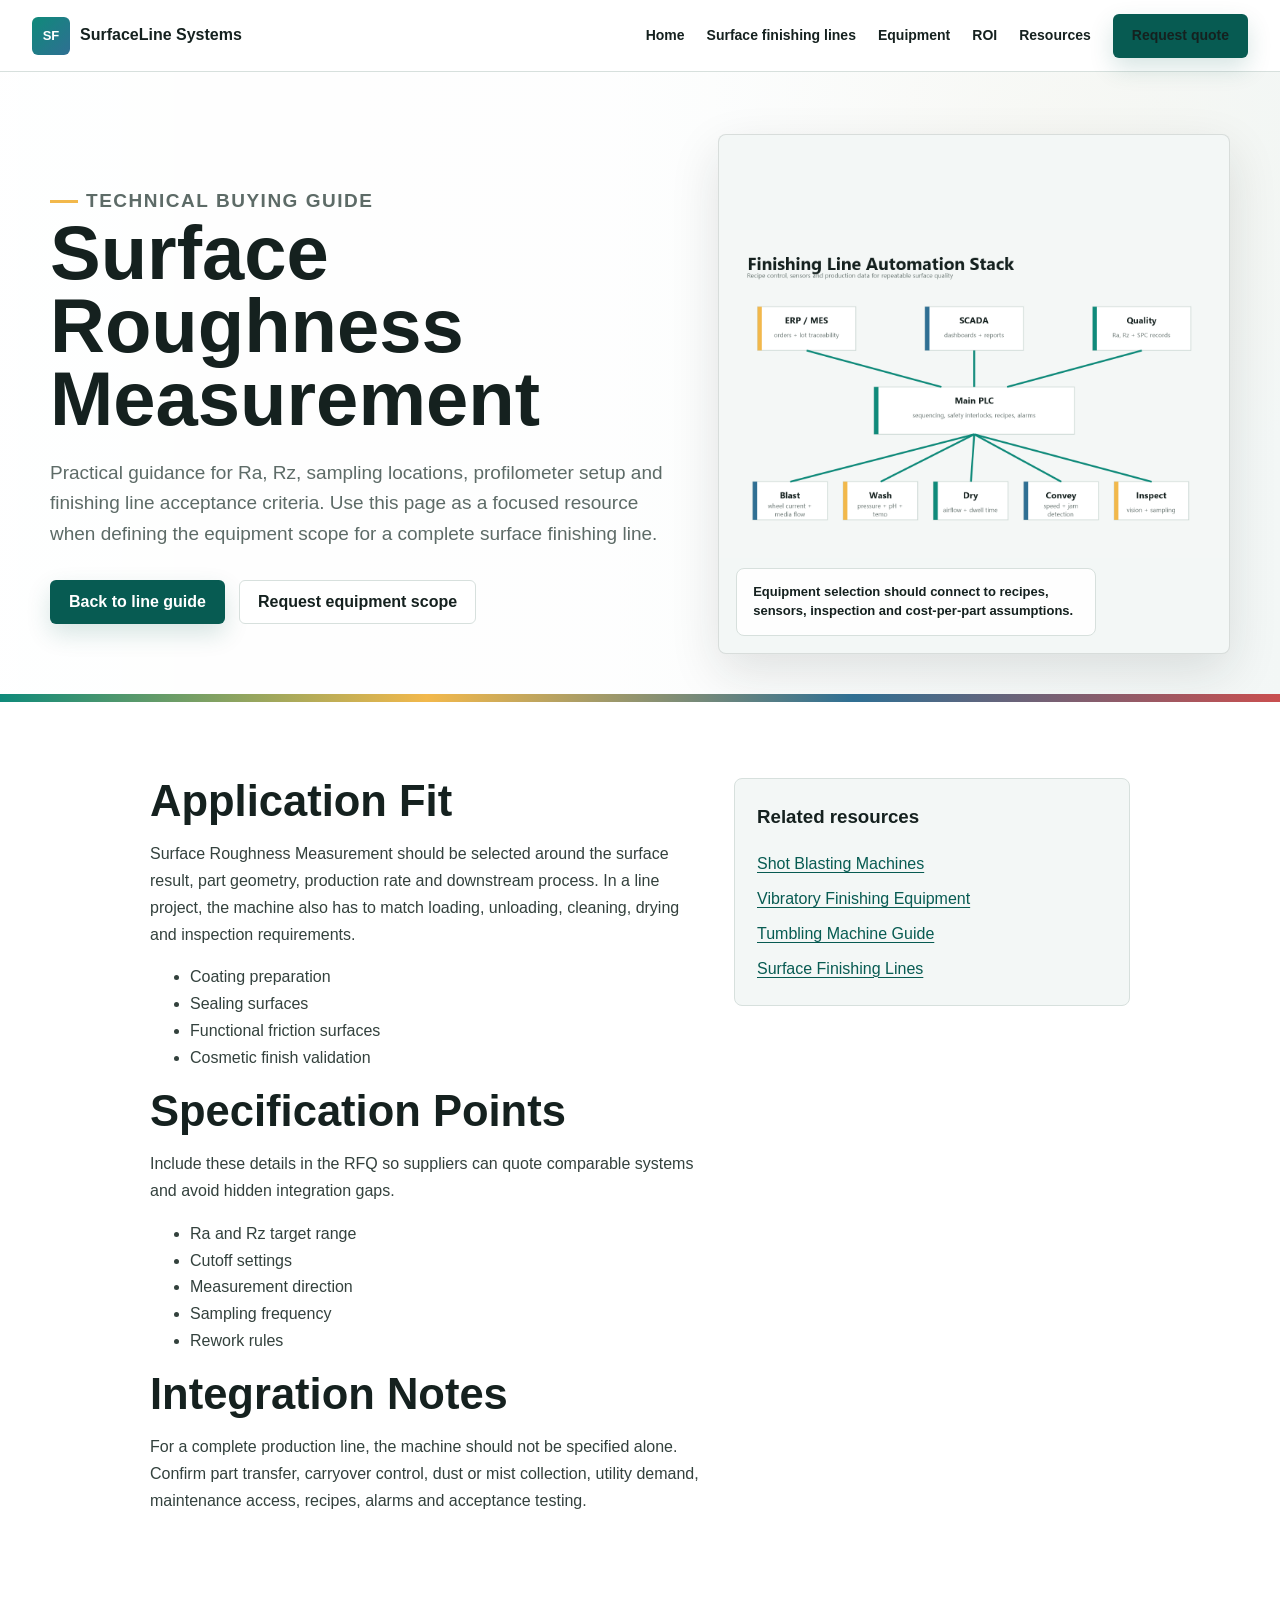
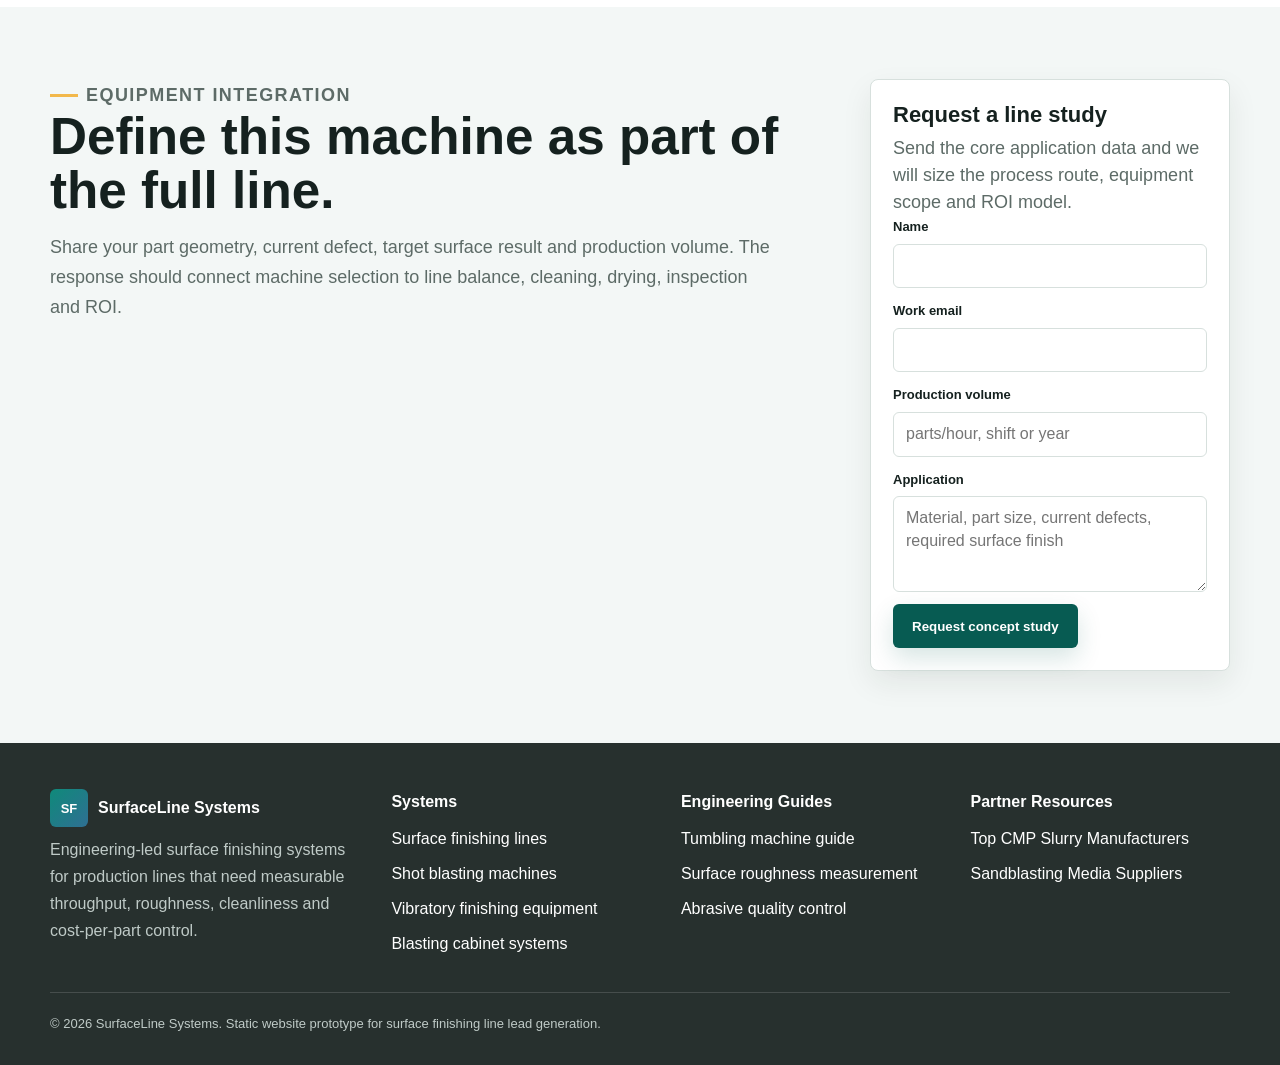
<file: surface-roughness-measurement/index.html>
<!doctype html>
<html lang="en">
<head>
  <meta charset="utf-8">
  <meta name="viewport" content="width=device-width, initial-scale=1">
  <title>Surface Roughness Measurement | Surface Finishing Equipment Guide</title>
  <meta name="description" content="Practical guidance for Ra, Rz, sampling locations, profilometer setup and finishing line acceptance criteria.">
  <link rel="canonical" href="https://surface-finishing-lines.vercel.app/surface-roughness-measurement/">
  <link rel="stylesheet" href="/assets/styles.css">
  <meta property="og:title" content="Surface Roughness Measurement | Surface Finishing Equipment Guide">
  <meta property="og:description" content="Practical guidance for Ra, Rz, sampling locations, profilometer setup and finishing line acceptance criteria.">
  <meta property="og:type" content="website">
  <meta property="og:image" content="https://surface-finishing-lines.vercel.app/assets/surface-line-visual.png">
  <script type="application/ld+json">{"@context":"https://schema.org","@type":"WebPage","name":"Surface Roughness Measurement | Surface Finishing Equipment Guide","description":"Practical guidance for Ra, Rz, sampling locations, profilometer setup and finishing line acceptance criteria.","url":"https://surface-finishing-lines.vercel.app/surface-roughness-measurement/","publisher":{"@type":"Organization","name":"SurfaceLine Systems"}}</script>
</head>
<body>
  <header class="site-header">
    <a class="brand" href="/"><span class="brand-mark">SF</span><span>SurfaceLine Systems</span></a>
    <button class="nav-toggle" aria-controls="site-nav" aria-expanded="false" aria-label="Open navigation">☰</button>
    <nav class="site-nav" id="site-nav">
      <a class="" href="/">Home</a>
      <a class="" href="/surface-finishing-lines/">Surface finishing lines</a>
      <a href="/surface-finishing-lines/#key-equipment-in-finishing-lines">Equipment</a>
      <a href="/surface-finishing-lines/#roi-and-cost-analysis">ROI</a>
      <a href="/#resources">Resources</a>
      <a class="nav-cta" href="#contact">Request quote</a>
    </nav>
  </header>
  <main>
    <section class="hero resource-hero">
      <div class="hero-copy">
        <p class="eyebrow">Technical buying guide</p>
        <h1>Surface Roughness Measurement</h1>
        <p>Practical guidance for Ra, Rz, sampling locations, profilometer setup and finishing line acceptance criteria. Use this page as a focused resource when defining the equipment scope for a complete surface finishing line.</p>
        <div class="hero-actions">
          <a class="button" href="/surface-finishing-lines/">Back to line guide</a>
          <a class="button-secondary" href="#contact">Request equipment scope</a>
        </div>
      </div>
      <div class="hero-media">
        <img src="/assets/process-control-visual.png" alt="Surface finishing automation and process control architecture">
        <div class="media-label">Equipment selection should connect to recipes, sensors, inspection and cost-per-part assumptions.</div>
      </div>
    </section>
    <section class="resource-main">
      <div class="split">
        <div>
          <h2>Application Fit</h2>
          <p>Surface Roughness Measurement should be selected around the surface result, part geometry, production rate and downstream process. In a line project, the machine also has to match loading, unloading, cleaning, drying and inspection requirements.</p>
          <ul><li>Coating preparation</li><li>Sealing surfaces</li><li>Functional friction surfaces</li><li>Cosmetic finish validation</li></ul>
          <h2>Specification Points</h2>
          <p>Include these details in the RFQ so suppliers can quote comparable systems and avoid hidden integration gaps.</p>
          <ul><li>Ra and Rz target range</li><li>Cutoff settings</li><li>Measurement direction</li><li>Sampling frequency</li><li>Rework rules</li></ul>
          <h2>Integration Notes</h2>
          <p>For a complete production line, the machine should not be specified alone. Confirm part transfer, carryover control, dust or mist collection, utility demand, maintenance access, recipes, alarms and acceptance testing.</p>
        </div>
        <aside class="mini-specs">
          <h3>Related resources</h3>
          <div class="footer-links"><a href="/shot-blasting-machines/">Shot Blasting Machines</a><a href="/vibratory-finishing-equipment/">Vibratory Finishing Equipment</a><a href="/tumbling-machine-guide/">Tumbling Machine Guide</a><a href="/surface-finishing-lines/">Surface Finishing Lines</a></div>
        </aside>
      </div>
    </section>
    <section class="cta-band" id="contact">
      <div class="cta-inner">
        <div>
          <p class="eyebrow">Equipment integration</p>
          <h2>Define this machine as part of the full line.</h2>
          <p>Share your part geometry, current defect, target surface result and production volume. The response should connect machine selection to line balance, cleaning, drying, inspection and ROI.</p>
        </div>
        <form class="lead-form" data-lead-form>
    <h3>Request a line study</h3>
    <p>Send the core application data and we will size the process route, equipment scope and ROI model.</p>
    <div class="field"><label for="lead-name">Name</label><input id="lead-name" name="name" autocomplete="name" required></div>
    <div class="field"><label for="lead-email">Work email</label><input id="lead-email" type="email" name="email" autocomplete="email" required></div>
    <div class="field"><label for="lead-volume">Production volume</label><input id="lead-volume" name="volume" placeholder="parts/hour, shift or year"></div>
    <div class="field"><label for="lead-process">Application</label><textarea id="lead-process" name="application" placeholder="Material, part size, current defects, required surface finish"></textarea></div>
    <button class="button" type="submit">Request concept study</button>
    <div class="form-note" role="status" aria-live="polite"></div>
  </form>
      </div>
    </section></main>
  <footer class="site-footer">
    <div class="footer-inner">
      <div>
        <a class="brand" href="/"><span class="brand-mark">SF</span><span>SurfaceLine Systems</span></a>
        <p>Engineering-led surface finishing systems for production lines that need measurable throughput, roughness, cleanliness and cost-per-part control.</p>
      </div>
      <div>
        <div class="footer-title">Systems</div>
        <div class="footer-links">
          <a href="/surface-finishing-lines/">Surface finishing lines</a>
          <a href="/shot-blasting-machines/">Shot blasting machines</a>
          <a href="/vibratory-finishing-equipment/">Vibratory finishing equipment</a>
          <a href="/blasting-cabinet-systems/">Blasting cabinet systems</a>
        </div>
      </div>
      <div>
        <div class="footer-title">Engineering Guides</div>
        <div class="footer-links">
          <a href="/tumbling-machine-guide/">Tumbling machine guide</a>
          <a href="/surface-roughness-measurement/">Surface roughness measurement</a>
          <a href="/abrasive-quality-control/">Abrasive quality control</a>
        </div>
      </div>
      <div>
        <div class="footer-title">Partner Resources</div>
        <div class="footer-links">
          <a href="https://jeez-semicon.com/blog/top-cmp-slurry-manufacturers-global-supplier-guide-2026/" target="_blank" rel="noopener">Top CMP Slurry Manufacturers</a>
          <a href="https://hlh-js.com/resource/blog/sandblasting-media-suppliers-the-industrial-buyers-complete-guide/" target="_blank" rel="noopener">Sandblasting Media Suppliers</a>
        </div>
      </div>
    </div>
    <div class="legal">© 2026 SurfaceLine Systems. Static website prototype for surface finishing line lead generation.</div>
  </footer>
  <script src="/assets/app.js"></script>
</body>
</html>
</file>
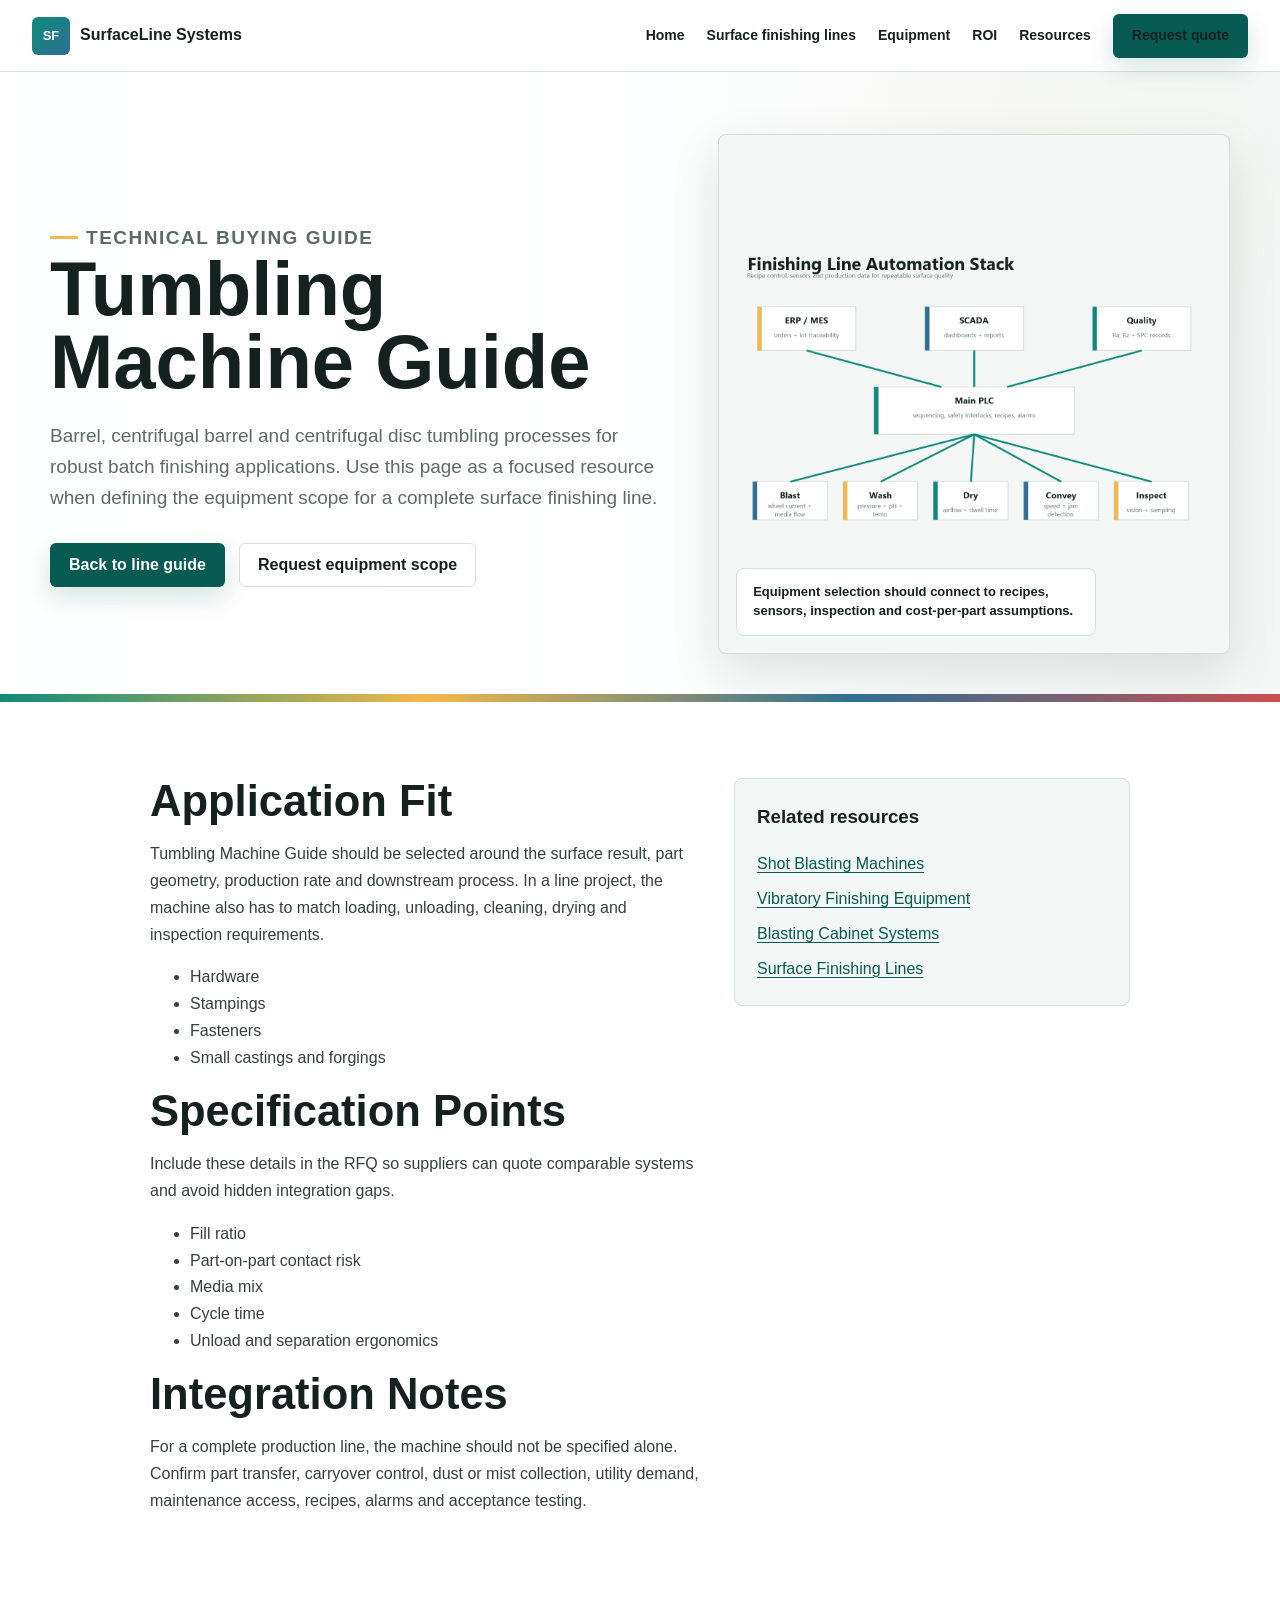
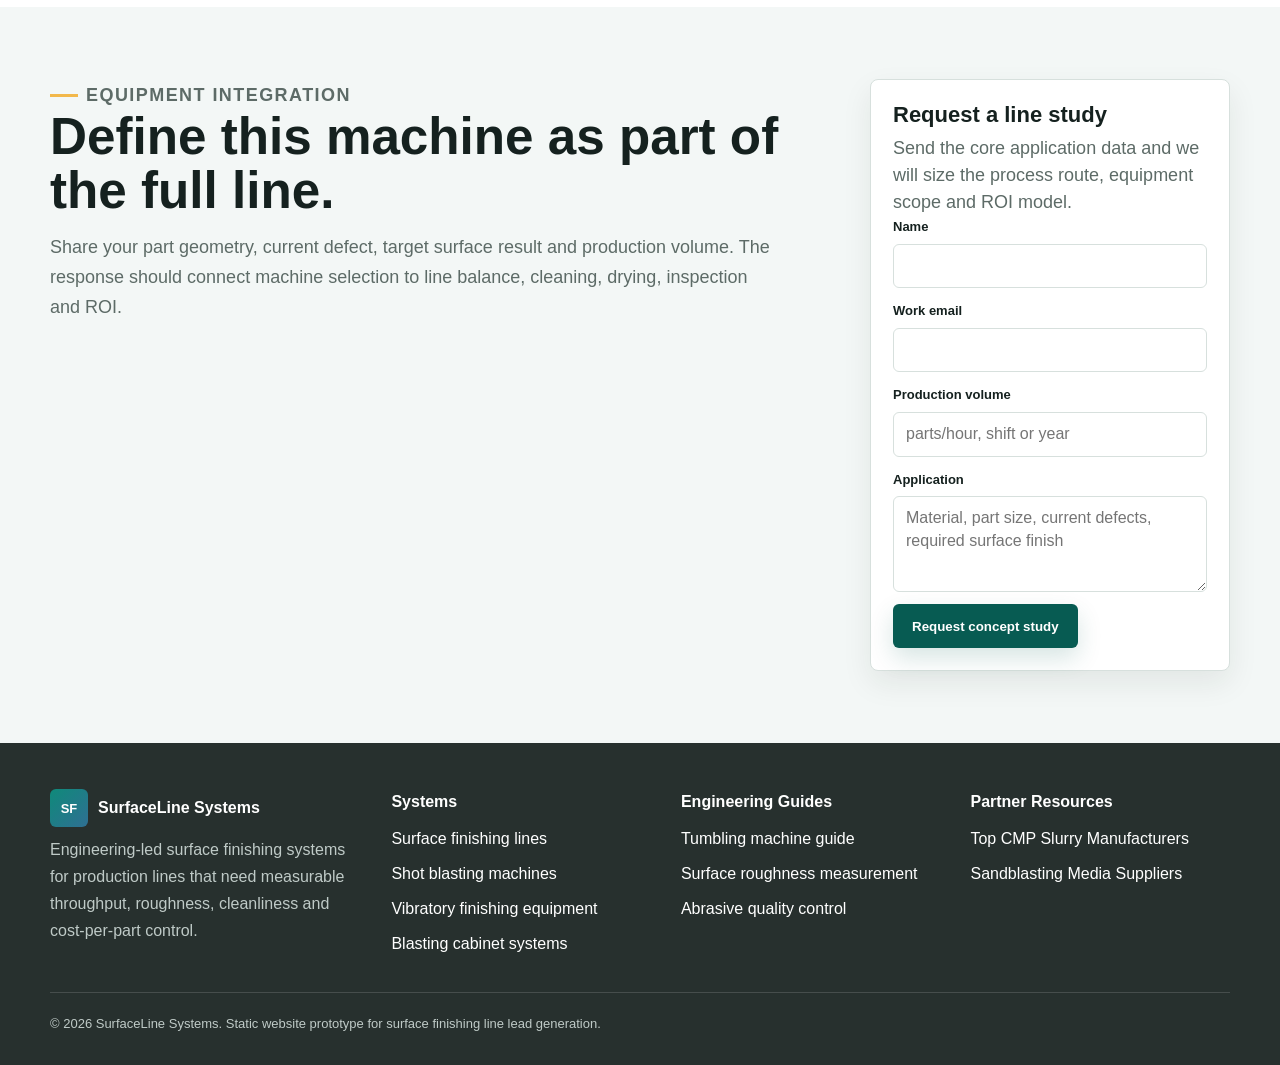
<file: tumbling-machine-guide/index.html>
<!doctype html>
<html lang="en">
<head>
  <meta charset="utf-8">
  <meta name="viewport" content="width=device-width, initial-scale=1">
  <title>Tumbling Machine Guide | Surface Finishing Equipment Guide</title>
  <meta name="description" content="Barrel, centrifugal barrel and centrifugal disc tumbling processes for robust batch finishing applications.">
  <link rel="canonical" href="https://surface-finishing-lines.vercel.app/tumbling-machine-guide/">
  <link rel="stylesheet" href="/assets/styles.css">
  <meta property="og:title" content="Tumbling Machine Guide | Surface Finishing Equipment Guide">
  <meta property="og:description" content="Barrel, centrifugal barrel and centrifugal disc tumbling processes for robust batch finishing applications.">
  <meta property="og:type" content="website">
  <meta property="og:image" content="https://surface-finishing-lines.vercel.app/assets/surface-line-visual.png">
  <script type="application/ld+json">{"@context":"https://schema.org","@type":"WebPage","name":"Tumbling Machine Guide | Surface Finishing Equipment Guide","description":"Barrel, centrifugal barrel and centrifugal disc tumbling processes for robust batch finishing applications.","url":"https://surface-finishing-lines.vercel.app/tumbling-machine-guide/","publisher":{"@type":"Organization","name":"SurfaceLine Systems"}}</script>
</head>
<body>
  <header class="site-header">
    <a class="brand" href="/"><span class="brand-mark">SF</span><span>SurfaceLine Systems</span></a>
    <button class="nav-toggle" aria-controls="site-nav" aria-expanded="false" aria-label="Open navigation">☰</button>
    <nav class="site-nav" id="site-nav">
      <a class="" href="/">Home</a>
      <a class="" href="/surface-finishing-lines/">Surface finishing lines</a>
      <a href="/surface-finishing-lines/#key-equipment-in-finishing-lines">Equipment</a>
      <a href="/surface-finishing-lines/#roi-and-cost-analysis">ROI</a>
      <a href="/#resources">Resources</a>
      <a class="nav-cta" href="#contact">Request quote</a>
    </nav>
  </header>
  <main>
    <section class="hero resource-hero">
      <div class="hero-copy">
        <p class="eyebrow">Technical buying guide</p>
        <h1>Tumbling Machine Guide</h1>
        <p>Barrel, centrifugal barrel and centrifugal disc tumbling processes for robust batch finishing applications. Use this page as a focused resource when defining the equipment scope for a complete surface finishing line.</p>
        <div class="hero-actions">
          <a class="button" href="/surface-finishing-lines/">Back to line guide</a>
          <a class="button-secondary" href="#contact">Request equipment scope</a>
        </div>
      </div>
      <div class="hero-media">
        <img src="/assets/process-control-visual.png" alt="Surface finishing automation and process control architecture">
        <div class="media-label">Equipment selection should connect to recipes, sensors, inspection and cost-per-part assumptions.</div>
      </div>
    </section>
    <section class="resource-main">
      <div class="split">
        <div>
          <h2>Application Fit</h2>
          <p>Tumbling Machine Guide should be selected around the surface result, part geometry, production rate and downstream process. In a line project, the machine also has to match loading, unloading, cleaning, drying and inspection requirements.</p>
          <ul><li>Hardware</li><li>Stampings</li><li>Fasteners</li><li>Small castings and forgings</li></ul>
          <h2>Specification Points</h2>
          <p>Include these details in the RFQ so suppliers can quote comparable systems and avoid hidden integration gaps.</p>
          <ul><li>Fill ratio</li><li>Part-on-part contact risk</li><li>Media mix</li><li>Cycle time</li><li>Unload and separation ergonomics</li></ul>
          <h2>Integration Notes</h2>
          <p>For a complete production line, the machine should not be specified alone. Confirm part transfer, carryover control, dust or mist collection, utility demand, maintenance access, recipes, alarms and acceptance testing.</p>
        </div>
        <aside class="mini-specs">
          <h3>Related resources</h3>
          <div class="footer-links"><a href="/shot-blasting-machines/">Shot Blasting Machines</a><a href="/vibratory-finishing-equipment/">Vibratory Finishing Equipment</a><a href="/blasting-cabinet-systems/">Blasting Cabinet Systems</a><a href="/surface-finishing-lines/">Surface Finishing Lines</a></div>
        </aside>
      </div>
    </section>
    <section class="cta-band" id="contact">
      <div class="cta-inner">
        <div>
          <p class="eyebrow">Equipment integration</p>
          <h2>Define this machine as part of the full line.</h2>
          <p>Share your part geometry, current defect, target surface result and production volume. The response should connect machine selection to line balance, cleaning, drying, inspection and ROI.</p>
        </div>
        <form class="lead-form" data-lead-form>
    <h3>Request a line study</h3>
    <p>Send the core application data and we will size the process route, equipment scope and ROI model.</p>
    <div class="field"><label for="lead-name">Name</label><input id="lead-name" name="name" autocomplete="name" required></div>
    <div class="field"><label for="lead-email">Work email</label><input id="lead-email" type="email" name="email" autocomplete="email" required></div>
    <div class="field"><label for="lead-volume">Production volume</label><input id="lead-volume" name="volume" placeholder="parts/hour, shift or year"></div>
    <div class="field"><label for="lead-process">Application</label><textarea id="lead-process" name="application" placeholder="Material, part size, current defects, required surface finish"></textarea></div>
    <button class="button" type="submit">Request concept study</button>
    <div class="form-note" role="status" aria-live="polite"></div>
  </form>
      </div>
    </section></main>
  <footer class="site-footer">
    <div class="footer-inner">
      <div>
        <a class="brand" href="/"><span class="brand-mark">SF</span><span>SurfaceLine Systems</span></a>
        <p>Engineering-led surface finishing systems for production lines that need measurable throughput, roughness, cleanliness and cost-per-part control.</p>
      </div>
      <div>
        <div class="footer-title">Systems</div>
        <div class="footer-links">
          <a href="/surface-finishing-lines/">Surface finishing lines</a>
          <a href="/shot-blasting-machines/">Shot blasting machines</a>
          <a href="/vibratory-finishing-equipment/">Vibratory finishing equipment</a>
          <a href="/blasting-cabinet-systems/">Blasting cabinet systems</a>
        </div>
      </div>
      <div>
        <div class="footer-title">Engineering Guides</div>
        <div class="footer-links">
          <a href="/tumbling-machine-guide/">Tumbling machine guide</a>
          <a href="/surface-roughness-measurement/">Surface roughness measurement</a>
          <a href="/abrasive-quality-control/">Abrasive quality control</a>
        </div>
      </div>
      <div>
        <div class="footer-title">Partner Resources</div>
        <div class="footer-links">
          <a href="https://jeez-semicon.com/blog/top-cmp-slurry-manufacturers-global-supplier-guide-2026/" target="_blank" rel="noopener">Top CMP Slurry Manufacturers</a>
          <a href="https://hlh-js.com/resource/blog/sandblasting-media-suppliers-the-industrial-buyers-complete-guide/" target="_blank" rel="noopener">Sandblasting Media Suppliers</a>
        </div>
      </div>
    </div>
    <div class="legal">© 2026 SurfaceLine Systems. Static website prototype for surface finishing line lead generation.</div>
  </footer>
  <script src="/assets/app.js"></script>
</body>
</html>
</file>
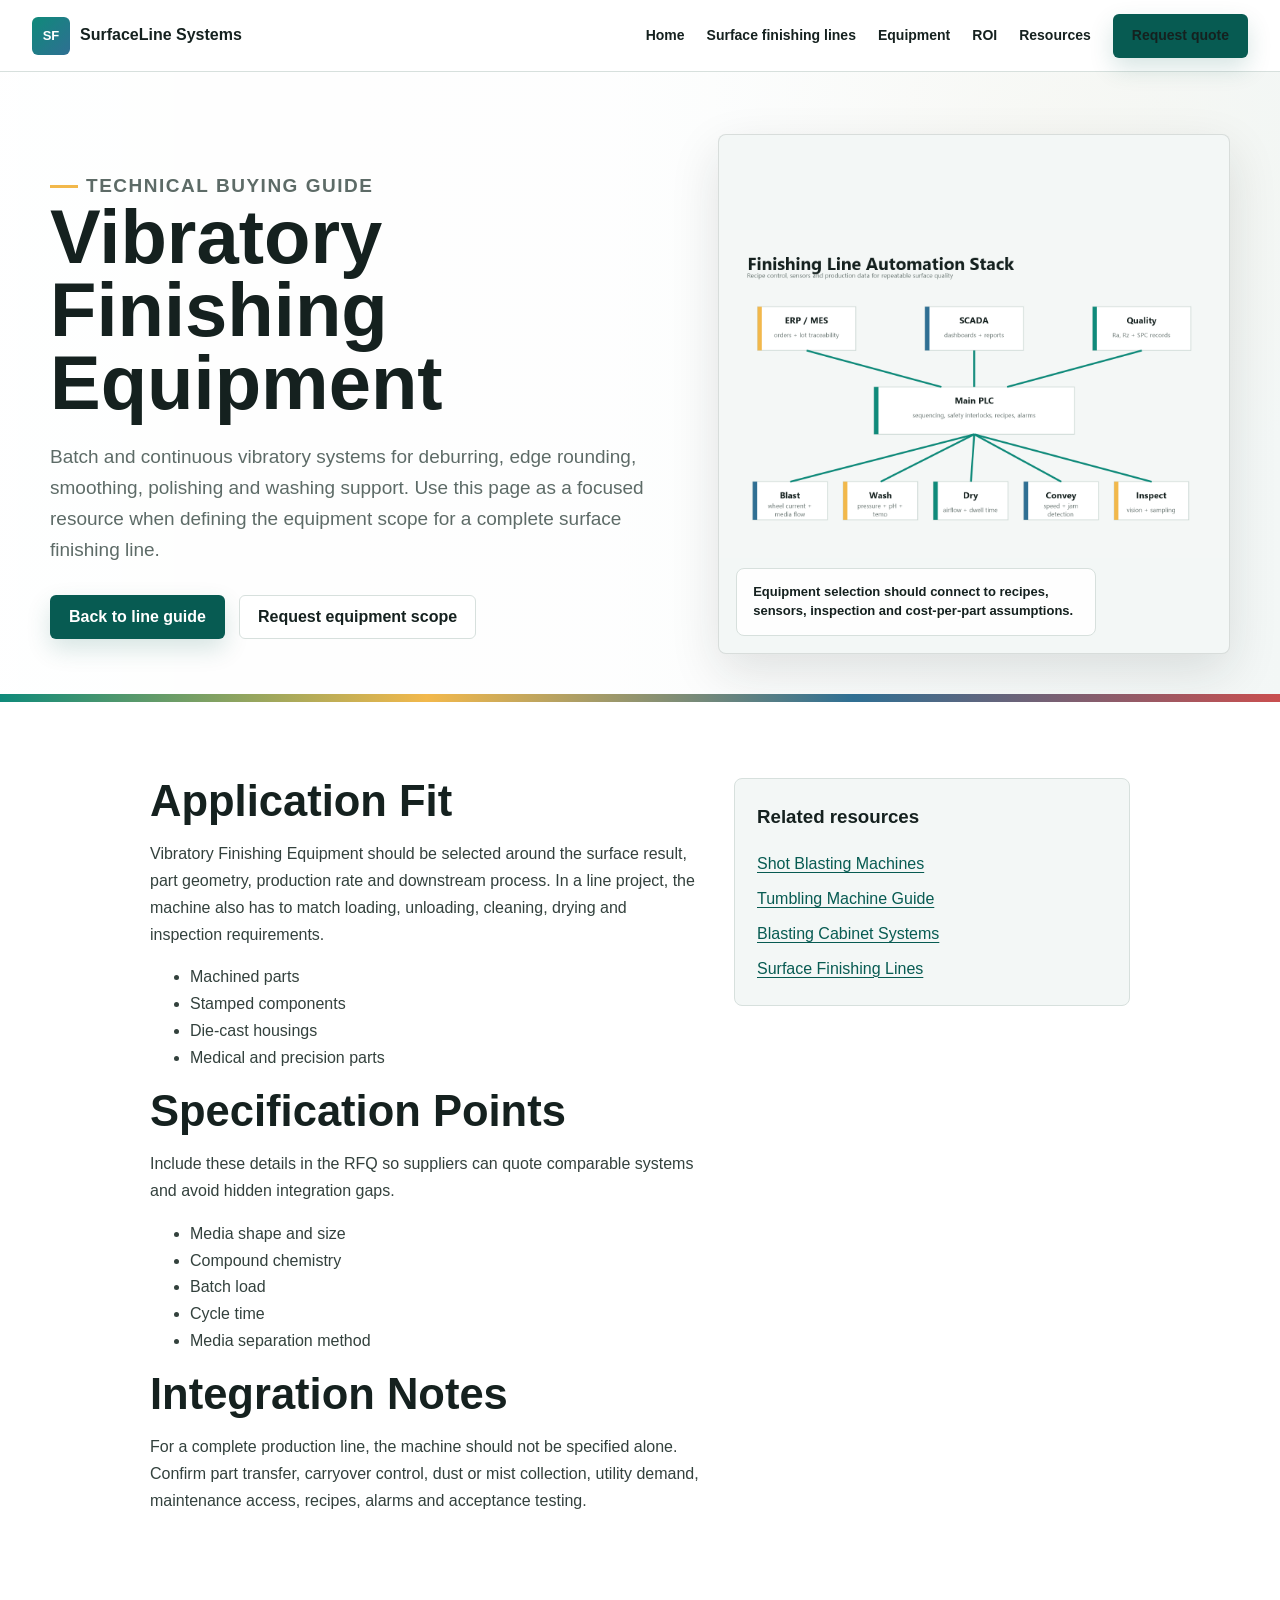
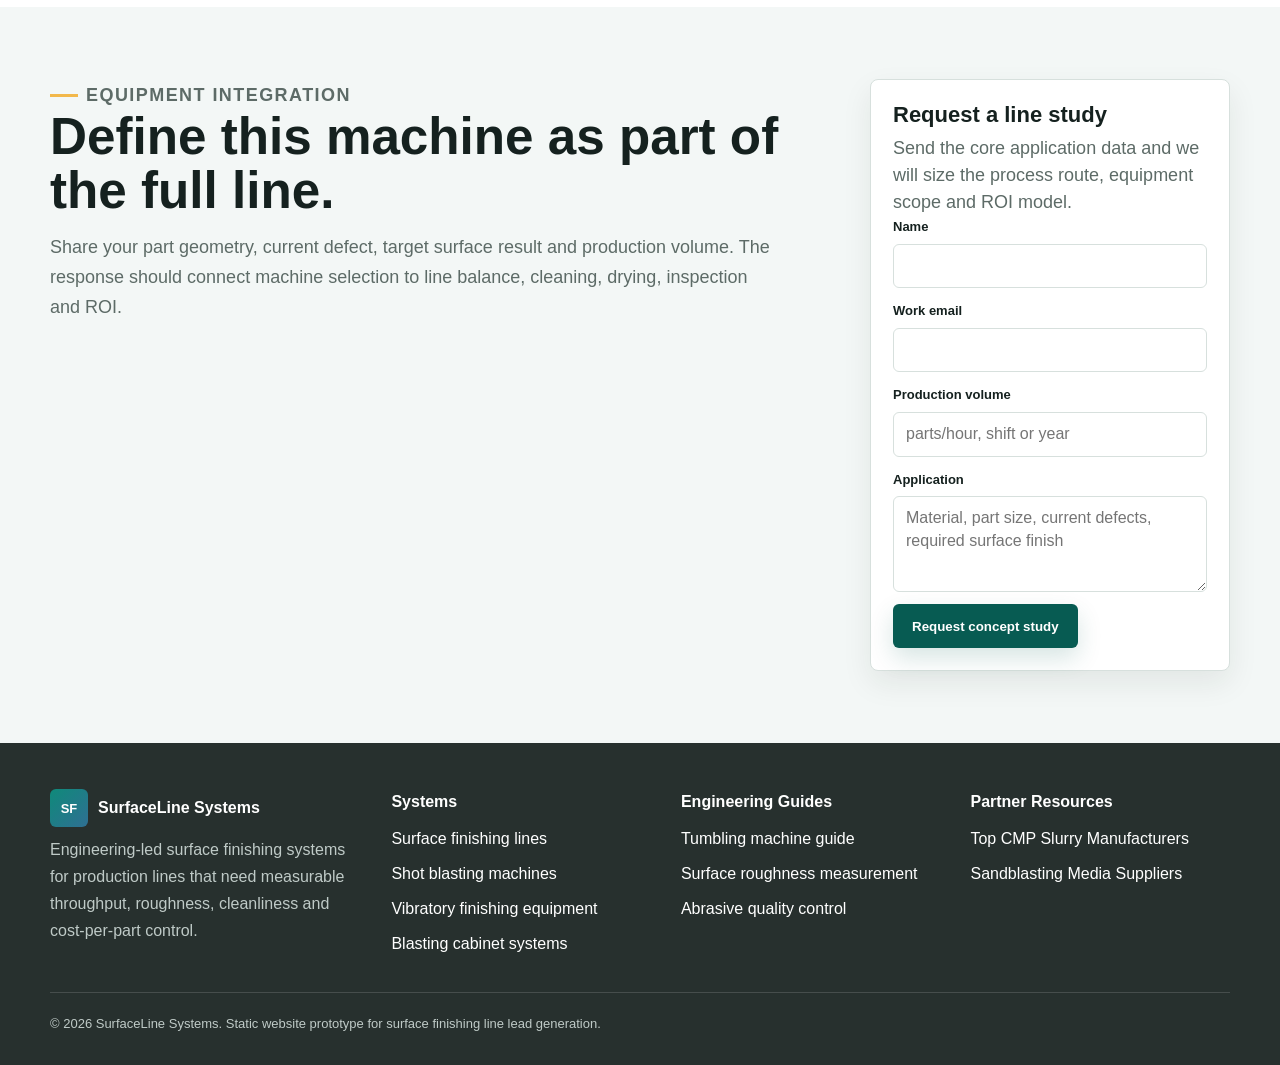
<file: vibratory-finishing-equipment/index.html>
<!doctype html>
<html lang="en">
<head>
  <meta charset="utf-8">
  <meta name="viewport" content="width=device-width, initial-scale=1">
  <title>Vibratory Finishing Equipment | Surface Finishing Equipment Guide</title>
  <meta name="description" content="Batch and continuous vibratory systems for deburring, edge rounding, smoothing, polishing and washing support.">
  <link rel="canonical" href="https://surface-finishing-lines.vercel.app/vibratory-finishing-equipment/">
  <link rel="stylesheet" href="/assets/styles.css">
  <meta property="og:title" content="Vibratory Finishing Equipment | Surface Finishing Equipment Guide">
  <meta property="og:description" content="Batch and continuous vibratory systems for deburring, edge rounding, smoothing, polishing and washing support.">
  <meta property="og:type" content="website">
  <meta property="og:image" content="https://surface-finishing-lines.vercel.app/assets/surface-line-visual.png">
  <script type="application/ld+json">{"@context":"https://schema.org","@type":"WebPage","name":"Vibratory Finishing Equipment | Surface Finishing Equipment Guide","description":"Batch and continuous vibratory systems for deburring, edge rounding, smoothing, polishing and washing support.","url":"https://surface-finishing-lines.vercel.app/vibratory-finishing-equipment/","publisher":{"@type":"Organization","name":"SurfaceLine Systems"}}</script>
</head>
<body>
  <header class="site-header">
    <a class="brand" href="/"><span class="brand-mark">SF</span><span>SurfaceLine Systems</span></a>
    <button class="nav-toggle" aria-controls="site-nav" aria-expanded="false" aria-label="Open navigation">☰</button>
    <nav class="site-nav" id="site-nav">
      <a class="" href="/">Home</a>
      <a class="" href="/surface-finishing-lines/">Surface finishing lines</a>
      <a href="/surface-finishing-lines/#key-equipment-in-finishing-lines">Equipment</a>
      <a href="/surface-finishing-lines/#roi-and-cost-analysis">ROI</a>
      <a href="/#resources">Resources</a>
      <a class="nav-cta" href="#contact">Request quote</a>
    </nav>
  </header>
  <main>
    <section class="hero resource-hero">
      <div class="hero-copy">
        <p class="eyebrow">Technical buying guide</p>
        <h1>Vibratory Finishing Equipment</h1>
        <p>Batch and continuous vibratory systems for deburring, edge rounding, smoothing, polishing and washing support. Use this page as a focused resource when defining the equipment scope for a complete surface finishing line.</p>
        <div class="hero-actions">
          <a class="button" href="/surface-finishing-lines/">Back to line guide</a>
          <a class="button-secondary" href="#contact">Request equipment scope</a>
        </div>
      </div>
      <div class="hero-media">
        <img src="/assets/process-control-visual.png" alt="Surface finishing automation and process control architecture">
        <div class="media-label">Equipment selection should connect to recipes, sensors, inspection and cost-per-part assumptions.</div>
      </div>
    </section>
    <section class="resource-main">
      <div class="split">
        <div>
          <h2>Application Fit</h2>
          <p>Vibratory Finishing Equipment should be selected around the surface result, part geometry, production rate and downstream process. In a line project, the machine also has to match loading, unloading, cleaning, drying and inspection requirements.</p>
          <ul><li>Machined parts</li><li>Stamped components</li><li>Die-cast housings</li><li>Medical and precision parts</li></ul>
          <h2>Specification Points</h2>
          <p>Include these details in the RFQ so suppliers can quote comparable systems and avoid hidden integration gaps.</p>
          <ul><li>Media shape and size</li><li>Compound chemistry</li><li>Batch load</li><li>Cycle time</li><li>Media separation method</li></ul>
          <h2>Integration Notes</h2>
          <p>For a complete production line, the machine should not be specified alone. Confirm part transfer, carryover control, dust or mist collection, utility demand, maintenance access, recipes, alarms and acceptance testing.</p>
        </div>
        <aside class="mini-specs">
          <h3>Related resources</h3>
          <div class="footer-links"><a href="/shot-blasting-machines/">Shot Blasting Machines</a><a href="/tumbling-machine-guide/">Tumbling Machine Guide</a><a href="/blasting-cabinet-systems/">Blasting Cabinet Systems</a><a href="/surface-finishing-lines/">Surface Finishing Lines</a></div>
        </aside>
      </div>
    </section>
    <section class="cta-band" id="contact">
      <div class="cta-inner">
        <div>
          <p class="eyebrow">Equipment integration</p>
          <h2>Define this machine as part of the full line.</h2>
          <p>Share your part geometry, current defect, target surface result and production volume. The response should connect machine selection to line balance, cleaning, drying, inspection and ROI.</p>
        </div>
        <form class="lead-form" data-lead-form>
    <h3>Request a line study</h3>
    <p>Send the core application data and we will size the process route, equipment scope and ROI model.</p>
    <div class="field"><label for="lead-name">Name</label><input id="lead-name" name="name" autocomplete="name" required></div>
    <div class="field"><label for="lead-email">Work email</label><input id="lead-email" type="email" name="email" autocomplete="email" required></div>
    <div class="field"><label for="lead-volume">Production volume</label><input id="lead-volume" name="volume" placeholder="parts/hour, shift or year"></div>
    <div class="field"><label for="lead-process">Application</label><textarea id="lead-process" name="application" placeholder="Material, part size, current defects, required surface finish"></textarea></div>
    <button class="button" type="submit">Request concept study</button>
    <div class="form-note" role="status" aria-live="polite"></div>
  </form>
      </div>
    </section></main>
  <footer class="site-footer">
    <div class="footer-inner">
      <div>
        <a class="brand" href="/"><span class="brand-mark">SF</span><span>SurfaceLine Systems</span></a>
        <p>Engineering-led surface finishing systems for production lines that need measurable throughput, roughness, cleanliness and cost-per-part control.</p>
      </div>
      <div>
        <div class="footer-title">Systems</div>
        <div class="footer-links">
          <a href="/surface-finishing-lines/">Surface finishing lines</a>
          <a href="/shot-blasting-machines/">Shot blasting machines</a>
          <a href="/vibratory-finishing-equipment/">Vibratory finishing equipment</a>
          <a href="/blasting-cabinet-systems/">Blasting cabinet systems</a>
        </div>
      </div>
      <div>
        <div class="footer-title">Engineering Guides</div>
        <div class="footer-links">
          <a href="/tumbling-machine-guide/">Tumbling machine guide</a>
          <a href="/surface-roughness-measurement/">Surface roughness measurement</a>
          <a href="/abrasive-quality-control/">Abrasive quality control</a>
        </div>
      </div>
      <div>
        <div class="footer-title">Partner Resources</div>
        <div class="footer-links">
          <a href="https://jeez-semicon.com/blog/top-cmp-slurry-manufacturers-global-supplier-guide-2026/" target="_blank" rel="noopener">Top CMP Slurry Manufacturers</a>
          <a href="https://hlh-js.com/resource/blog/sandblasting-media-suppliers-the-industrial-buyers-complete-guide/" target="_blank" rel="noopener">Sandblasting Media Suppliers</a>
        </div>
      </div>
    </div>
    <div class="legal">© 2026 SurfaceLine Systems. Static website prototype for surface finishing line lead generation.</div>
  </footer>
  <script src="/assets/app.js"></script>
</body>
</html>
</file>
<file: assets/styles.css>
:root {
  --ink: #15211f;
  --muted: #5d6b67;
  --line: #d7e0dd;
  --paper: #ffffff;
  --mist: #f3f7f6;
  --steel: #e7ecea;
  --teal: #0f8a7a;
  --teal-dark: #075b52;
  --blue: #2f6f93;
  --yellow: #f2b84b;
  --red: #c94f4f;
  --graphite: #27302e;
  --shadow: 0 18px 50px rgba(21, 33, 31, 0.12);
  --radius: 8px;
  --max: 1180px;
}

* {
  box-sizing: border-box;
}

html {
  scroll-behavior: smooth;
}

body {
  margin: 0;
  color: var(--ink);
  background: var(--paper);
  font-family: Arial, Helvetica, sans-serif;
  font-size: 16px;
  line-height: 1.68;
}

img {
  display: block;
  max-width: 100%;
}

a {
  color: var(--teal-dark);
  text-decoration-thickness: 0.08em;
  text-underline-offset: 0.2em;
}

a:hover {
  color: var(--blue);
}

.site-header {
  position: sticky;
  top: 0;
  z-index: 50;
  display: flex;
  align-items: center;
  justify-content: space-between;
  gap: 24px;
  min-height: 72px;
  padding: 0 32px;
  background: rgba(255, 255, 255, 0.94);
  border-bottom: 1px solid var(--line);
  backdrop-filter: blur(14px);
}

.brand {
  display: inline-flex;
  align-items: center;
  gap: 10px;
  color: var(--ink);
  font-weight: 800;
  text-decoration: none;
  white-space: nowrap;
}

.brand-mark {
  display: grid;
  place-items: center;
  width: 38px;
  height: 38px;
  color: #fff;
  background: linear-gradient(135deg, var(--teal), var(--blue));
  border-radius: 6px;
  font-size: 13px;
  letter-spacing: 0;
}

.nav-toggle {
  display: none;
  width: 42px;
  height: 42px;
  border: 1px solid var(--line);
  border-radius: 6px;
  background: var(--paper);
  color: var(--ink);
  font-size: 22px;
  cursor: pointer;
}

.site-nav {
  display: flex;
  align-items: center;
  gap: 22px;
}

.site-nav a {
  color: var(--ink);
  font-size: 14px;
  font-weight: 700;
  text-decoration: none;
}

.site-nav a:hover,
.site-nav a.active {
  color: var(--teal-dark);
}

.nav-cta,
.button,
.button-secondary {
  display: inline-flex;
  align-items: center;
  justify-content: center;
  min-height: 44px;
  padding: 0 18px;
  border-radius: 6px;
  font-weight: 800;
  text-decoration: none;
  border: 1px solid transparent;
  cursor: pointer;
}

.nav-cta,
.button {
  color: #fff;
  background: var(--teal-dark);
  box-shadow: 0 10px 24px rgba(7, 91, 82, 0.16);
}

.nav-cta:hover,
.button:hover {
  color: #fff;
  background: var(--teal);
}

.button-secondary {
  color: var(--ink);
  background: var(--paper);
  border-color: var(--line);
}

.button-secondary:hover {
  color: var(--teal-dark);
  border-color: var(--teal);
}

.hero {
  position: relative;
  overflow: hidden;
  width: 100%;
  display: grid;
  grid-template-columns: minmax(0, 1fr) minmax(360px, 0.82fr);
  gap: 44px;
  align-items: center;
  min-height: calc(100vh - 72px);
  padding: 62px max(32px, calc((100vw - var(--max)) / 2)) 48px;
  background:
    linear-gradient(90deg, rgba(255,255,255,0.96) 0%, rgba(255,255,255,0.88) 48%, rgba(243,247,246,0.78) 100%),
    radial-gradient(circle at 82% 20%, rgba(242,184,75,0.18), transparent 28%),
    var(--mist);
}

.hero::after {
  content: "";
  position: absolute;
  inset: auto 0 0;
  height: 8px;
  background: linear-gradient(90deg, var(--teal), var(--yellow), var(--blue), var(--red));
}

.eyebrow {
  display: inline-flex;
  align-items: center;
  gap: 8px;
  margin: 0 0 16px;
  color: var(--teal-dark);
  font-size: 13px;
  font-weight: 800;
  text-transform: uppercase;
  letter-spacing: 0.08em;
}

.eyebrow::before {
  content: "";
  width: 28px;
  height: 3px;
  background: var(--yellow);
}

.hero h1 {
  max-width: 820px;
  margin: 0;
  color: var(--ink);
  font-size: clamp(42px, 6vw, 76px);
  line-height: 0.96;
  letter-spacing: 0;
}

.hero-copy p {
  max-width: 720px;
  margin: 22px 0 0;
  color: var(--muted);
  font-size: 19px;
  line-height: 1.62;
}

.hero-copy,
.hero-copy p,
.hero h1 {
  min-width: 0;
  overflow-wrap: break-word;
}

.hero-actions {
  display: flex;
  flex-wrap: wrap;
  gap: 14px;
  margin-top: 30px;
}

.metric-row {
  display: grid;
  grid-template-columns: repeat(3, minmax(0, 1fr));
  gap: 14px;
  margin-top: 34px;
  max-width: 720px;
}

.metric {
  min-height: 100px;
  padding: 18px;
  background: rgba(255, 255, 255, 0.72);
  border: 1px solid var(--line);
  border-radius: var(--radius);
}

.metric strong {
  display: block;
  color: var(--teal-dark);
  font-size: 27px;
  line-height: 1;
}

.metric span {
  display: block;
  margin-top: 9px;
  color: var(--muted);
  font-size: 13px;
  font-weight: 700;
  line-height: 1.35;
}

.hero-media {
  align-self: stretch;
  min-width: 0;
  min-height: 520px;
  position: relative;
}

.hero-media img {
  width: 100%;
  height: 100%;
  min-height: 520px;
  object-fit: contain;
  background: var(--mist);
  border: 1px solid rgba(21, 33, 31, 0.12);
  border-radius: var(--radius);
  box-shadow: var(--shadow);
}

.media-label {
  position: absolute;
  left: 18px;
  bottom: 18px;
  max-width: 360px;
  padding: 14px 16px;
  color: var(--ink);
  background: rgba(255, 255, 255, 0.9);
  border: 1px solid var(--line);
  border-radius: var(--radius);
  font-size: 13px;
  font-weight: 700;
  line-height: 1.45;
}

.section,
.band,
.article-shell,
.footer-inner {
  width: min(var(--max), calc(100% - 48px));
  margin-inline: auto;
}

.section {
  padding: 82px 0;
}

.band {
  padding: 72px 0;
}

.section-heading {
  max-width: 760px;
  margin-bottom: 34px;
}

.section-heading h2,
.content h2,
.resource-main h2 {
  margin: 0 0 14px;
  color: var(--ink);
  font-size: clamp(28px, 3.4vw, 44px);
  line-height: 1.08;
  letter-spacing: 0;
}

.section-heading p {
  margin: 0;
  color: var(--muted);
  font-size: 18px;
}

.systems-grid,
.industry-grid,
.resource-grid,
.case-grid {
  display: grid;
  grid-template-columns: repeat(3, minmax(0, 1fr));
  gap: 18px;
}

.system-card,
.industry-card,
.resource-card,
.case-card {
  min-height: 210px;
  padding: 24px;
  background: var(--paper);
  border: 1px solid var(--line);
  border-radius: var(--radius);
  box-shadow: 0 10px 28px rgba(21, 33, 31, 0.06);
}

.system-card h3,
.industry-card h3,
.resource-card h3,
.case-card h3 {
  margin: 0 0 10px;
  font-size: 20px;
  line-height: 1.2;
}

.system-card p,
.industry-card p,
.resource-card p,
.case-card p {
  margin: 0 0 16px;
  color: var(--muted);
}

.card-link {
  font-weight: 800;
}

.process-panel {
  display: grid;
  grid-template-columns: minmax(0, 0.9fr) minmax(360px, 1.1fr);
  gap: 36px;
  align-items: center;
  padding: 44px;
  background: var(--graphite);
  color: #fff;
  border-radius: var(--radius);
}

.process-panel h2,
.process-panel p {
  color: #fff;
}

.process-panel p {
  opacity: 0.82;
}

.process-panel img {
  width: 100%;
  border-radius: 6px;
  border: 1px solid rgba(255,255,255,0.16);
}

.signal-list {
  display: grid;
  grid-template-columns: repeat(2, minmax(0, 1fr));
  gap: 12px;
  margin-top: 24px;
}

.signal-list span {
  display: block;
  padding: 12px 14px;
  color: var(--ink);
  background: var(--yellow);
  border-radius: 6px;
  font-size: 13px;
  font-weight: 800;
}

.roi-strip {
  display: grid;
  grid-template-columns: repeat(4, minmax(0, 1fr));
  gap: 0;
  overflow: hidden;
  border: 1px solid var(--line);
  border-radius: var(--radius);
}

.roi-strip div {
  min-height: 160px;
  padding: 24px;
  background: var(--mist);
  border-right: 1px solid var(--line);
}

.roi-strip div:last-child {
  border-right: 0;
}

.roi-strip strong {
  display: block;
  margin-bottom: 12px;
  color: var(--teal-dark);
  font-size: 30px;
  line-height: 1;
}

.roi-strip span {
  color: var(--muted);
  font-weight: 700;
}

.article-hero {
  min-height: 620px;
}

.article-shell {
  display: grid;
  grid-template-columns: 230px minmax(0, 1fr) 300px;
  gap: 32px;
  align-items: start;
  padding: 72px 0;
}

.toc {
  position: sticky;
  top: 96px;
  padding: 18px;
  border: 1px solid var(--line);
  border-radius: var(--radius);
  background: var(--mist);
}

.toc strong {
  display: block;
  margin-bottom: 10px;
  font-size: 13px;
  text-transform: uppercase;
  letter-spacing: 0.08em;
}

.toc a {
  display: block;
  padding: 7px 0;
  color: var(--muted);
  font-size: 13px;
  font-weight: 700;
  text-decoration: none;
  border-top: 1px solid rgba(21, 33, 31, 0.08);
}

.toc a:hover {
  color: var(--teal-dark);
}

.toc a.active {
  color: var(--teal-dark);
}

.content {
  min-width: 0;
}

.content > *:first-child {
  margin-top: 0;
}

.content h2 {
  padding-top: 26px;
  margin-top: 46px;
  border-top: 1px solid var(--line);
}

.content h3 {
  margin: 34px 0 12px;
  color: var(--ink);
  font-size: 24px;
  line-height: 1.2;
}

.content p,
.content li {
  color: #33413d;
}

.content p {
  margin: 0 0 18px;
}

.content ul,
.content ol {
  padding-left: 22px;
  margin: 0 0 22px;
}

.content li + li {
  margin-top: 8px;
}

.content code {
  padding: 0.14em 0.35em;
  background: var(--mist);
  border: 1px solid var(--line);
  border-radius: 4px;
  font-size: 0.92em;
}

.content pre {
  overflow: auto;
  padding: 18px;
  color: #f6fffd;
  background: var(--graphite);
  border-radius: var(--radius);
}

.table-scroll {
  overflow-x: auto;
  margin: 24px 0 32px;
  border: 1px solid var(--line);
  border-radius: var(--radius);
}

table {
  width: 100%;
  border-collapse: collapse;
  min-width: 720px;
  background: var(--paper);
}

th,
td {
  padding: 14px 16px;
  text-align: left;
  vertical-align: top;
  border-bottom: 1px solid var(--line);
}

th {
  color: var(--ink);
  background: var(--mist);
  font-size: 13px;
  text-transform: uppercase;
  letter-spacing: 0.04em;
}

tr:last-child td {
  border-bottom: 0;
}

.lead-aside {
  position: sticky;
  top: 96px;
}

.lead-form {
  padding: 22px;
  background: var(--paper);
  border: 1px solid var(--line);
  border-radius: var(--radius);
  box-shadow: 0 12px 30px rgba(21, 33, 31, 0.08);
}

.lead-form h2,
.lead-form h3 {
  margin: 0 0 8px;
  font-size: 22px;
  line-height: 1.15;
}

.lead-form p {
  margin: 0 0 16px;
  color: var(--muted);
  font-size: 14px;
  line-height: 1.5;
}

.field {
  display: grid;
  gap: 6px;
  margin-bottom: 12px;
}

.field label {
  color: var(--ink);
  font-size: 13px;
  font-weight: 800;
}

.field input,
.field textarea,
.field select {
  width: 100%;
  min-height: 42px;
  padding: 10px 12px;
  color: var(--ink);
  background: #fff;
  border: 1px solid var(--line);
  border-radius: 6px;
  font: inherit;
  line-height: 1.4;
}

.field textarea {
  min-height: 96px;
  resize: vertical;
}

.field input:focus,
.field textarea:focus,
.field select:focus,
.nav-toggle:focus,
.button:focus,
.button-secondary:focus {
  outline: 3px solid rgba(15, 138, 122, 0.22);
  outline-offset: 2px;
  border-color: var(--teal);
}

.form-note {
  display: none;
  margin-top: 12px;
  padding: 12px;
  color: var(--teal-dark);
  background: #e8f5f2;
  border: 1px solid #b9ded7;
  border-radius: 6px;
  font-size: 13px;
  font-weight: 800;
}

.form-note.visible {
  display: block;
}

.diagram-shell {
  margin: 30px 0 34px;
  padding: 22px;
  background: var(--mist);
  border: 1px solid var(--line);
  border-radius: var(--radius);
}

.diagram-title {
  margin-bottom: 16px;
  color: var(--ink);
  font-size: 13px;
  font-weight: 900;
  text-transform: uppercase;
  letter-spacing: 0.08em;
}

.flow-strip {
  display: grid;
  grid-template-columns: repeat(8, minmax(120px, 1fr));
  gap: 12px;
  overflow-x: auto;
  padding-bottom: 2px;
}

.flow-node,
.auto-node,
.config-node {
  position: relative;
  min-height: 88px;
  padding: 14px;
  background: var(--paper);
  border: 1px solid var(--line);
  border-left: 5px solid var(--teal);
  border-radius: 6px;
  font-weight: 800;
  line-height: 1.35;
}

.flow-node:not(:last-child)::after {
  content: ">";
  position: absolute;
  right: -13px;
  top: 50%;
  transform: translateY(-50%);
  color: var(--blue);
  font-weight: 900;
}

.flow-node small,
.auto-node small,
.config-node small {
  display: block;
  margin-top: 7px;
  color: var(--muted);
  font-size: 12px;
  font-weight: 700;
}

.automation-map {
  display: grid;
  grid-template-columns: 1fr;
  gap: 12px;
}

.automation-row {
  display: grid;
  grid-template-columns: repeat(4, minmax(0, 1fr));
  gap: 12px;
}

.automation-row.top {
  grid-template-columns: 1fr 1fr;
}

.auto-node.primary {
  border-left-color: var(--yellow);
}

.auto-node.control {
  border-left-color: var(--blue);
}

.config-map {
  display: grid;
  grid-template-columns: repeat(3, minmax(0, 1fr));
  gap: 14px;
}

.config-node {
  border-left-color: var(--red);
}

.cta-band {
  padding: 72px 0;
  background: var(--mist);
}

.cta-inner {
  display: grid;
  grid-template-columns: minmax(0, 1fr) 360px;
  gap: 36px;
  align-items: start;
  width: min(var(--max), calc(100% - 48px));
  margin-inline: auto;
}

.cta-inner h2 {
  margin: 0 0 14px;
  font-size: clamp(30px, 4vw, 52px);
  line-height: 1.05;
}

.cta-inner p {
  max-width: 720px;
  margin: 0;
  color: var(--muted);
  font-size: 18px;
}

.resource-hero {
  min-height: 520px;
}

.resource-main {
  width: min(980px, calc(100% - 48px));
  margin-inline: auto;
  padding: 76px 0;
}

.resource-main p,
.resource-main li {
  color: #33413d;
}

.split {
  display: grid;
  grid-template-columns: minmax(0, 1fr) minmax(300px, 0.72fr);
  gap: 34px;
  align-items: start;
}

.mini-specs {
  padding: 22px;
  background: var(--mist);
  border: 1px solid var(--line);
  border-radius: var(--radius);
}

.mini-specs h3 {
  margin-top: 0;
}

.site-footer {
  padding: 46px 0 30px;
  color: #dce7e4;
  background: var(--graphite);
}

.footer-inner {
  display: grid;
  grid-template-columns: 1.2fr 1fr 1fr 1fr;
  gap: 30px;
}

.site-footer a {
  color: #fff;
  text-decoration: none;
}

.site-footer p {
  margin: 10px 0 0;
  color: #bfcac7;
}

.footer-links {
  display: grid;
  gap: 8px;
}

.footer-title {
  margin-bottom: 10px;
  color: #fff;
  font-weight: 900;
}

.legal {
  width: min(var(--max), calc(100% - 48px));
  margin: 34px auto 0;
  padding-top: 20px;
  color: #bfcac7;
  border-top: 1px solid rgba(255,255,255,0.14);
  font-size: 13px;
}

@media (max-width: 1080px) {
  .hero,
  .process-panel,
  .cta-inner,
  .split {
    grid-template-columns: 1fr;
  }

  .hero {
    min-height: auto;
  }

  .hero-media,
  .hero-media img {
    min-height: 360px;
  }

  .article-shell {
    grid-template-columns: 1fr;
  }

  .toc,
  .lead-aside {
    position: static;
  }

  .toc {
    display: none;
  }

  .systems-grid,
  .industry-grid,
  .resource-grid,
  .case-grid {
    grid-template-columns: repeat(2, minmax(0, 1fr));
  }

  .roi-strip {
    grid-template-columns: repeat(2, minmax(0, 1fr));
  }

  .roi-strip div:nth-child(2) {
    border-right: 0;
  }

  .footer-inner {
    grid-template-columns: 1fr 1fr;
  }
}

@media (max-width: 900px) {
  .site-header {
    min-height: 64px;
    padding: 0 18px;
  }

  .nav-toggle {
    display: grid;
    place-items: center;
  }

  .site-nav {
    position: absolute;
    inset: 64px 16px auto;
    display: none;
    flex-direction: column;
    align-items: stretch;
    gap: 0;
    padding: 12px;
    background: var(--paper);
    border: 1px solid var(--line);
    border-radius: var(--radius);
    box-shadow: var(--shadow);
  }

  .site-nav.open {
    display: flex;
  }

  .site-nav a {
    padding: 11px 10px;
  }

  .nav-cta {
    margin-top: 6px;
  }

  .hero {
    padding: 42px 24px 36px;
  }

  .hero h1 {
    font-size: 42px;
  }

  .hero-copy p {
    font-size: 17px;
  }

  .metric-row,
  .systems-grid,
  .industry-grid,
  .resource-grid,
  .case-grid,
  .signal-list,
  .config-map,
  .automation-row,
  .automation-row.top,
  .roi-strip,
  .footer-inner {
    grid-template-columns: 1fr;
  }

  .roi-strip div,
  .roi-strip div:nth-child(2) {
    border-right: 0;
    border-bottom: 1px solid var(--line);
  }

  .roi-strip div:last-child {
    border-bottom: 0;
  }

  .section,
  .band,
  .article-shell,
  .resource-main {
    width: min(100% - 32px, var(--max));
    padding: 54px 0;
  }

  .process-panel {
    padding: 24px;
  }

  .content h2 {
    font-size: 30px;
  }

  .flow-strip {
    grid-template-columns: 1fr;
  }

  .flow-node:not(:last-child)::after {
    content: "v";
    right: 50%;
    top: auto;
    bottom: -19px;
    transform: translateX(50%);
  }

  table {
    min-width: 640px;
  }
}
</file>
